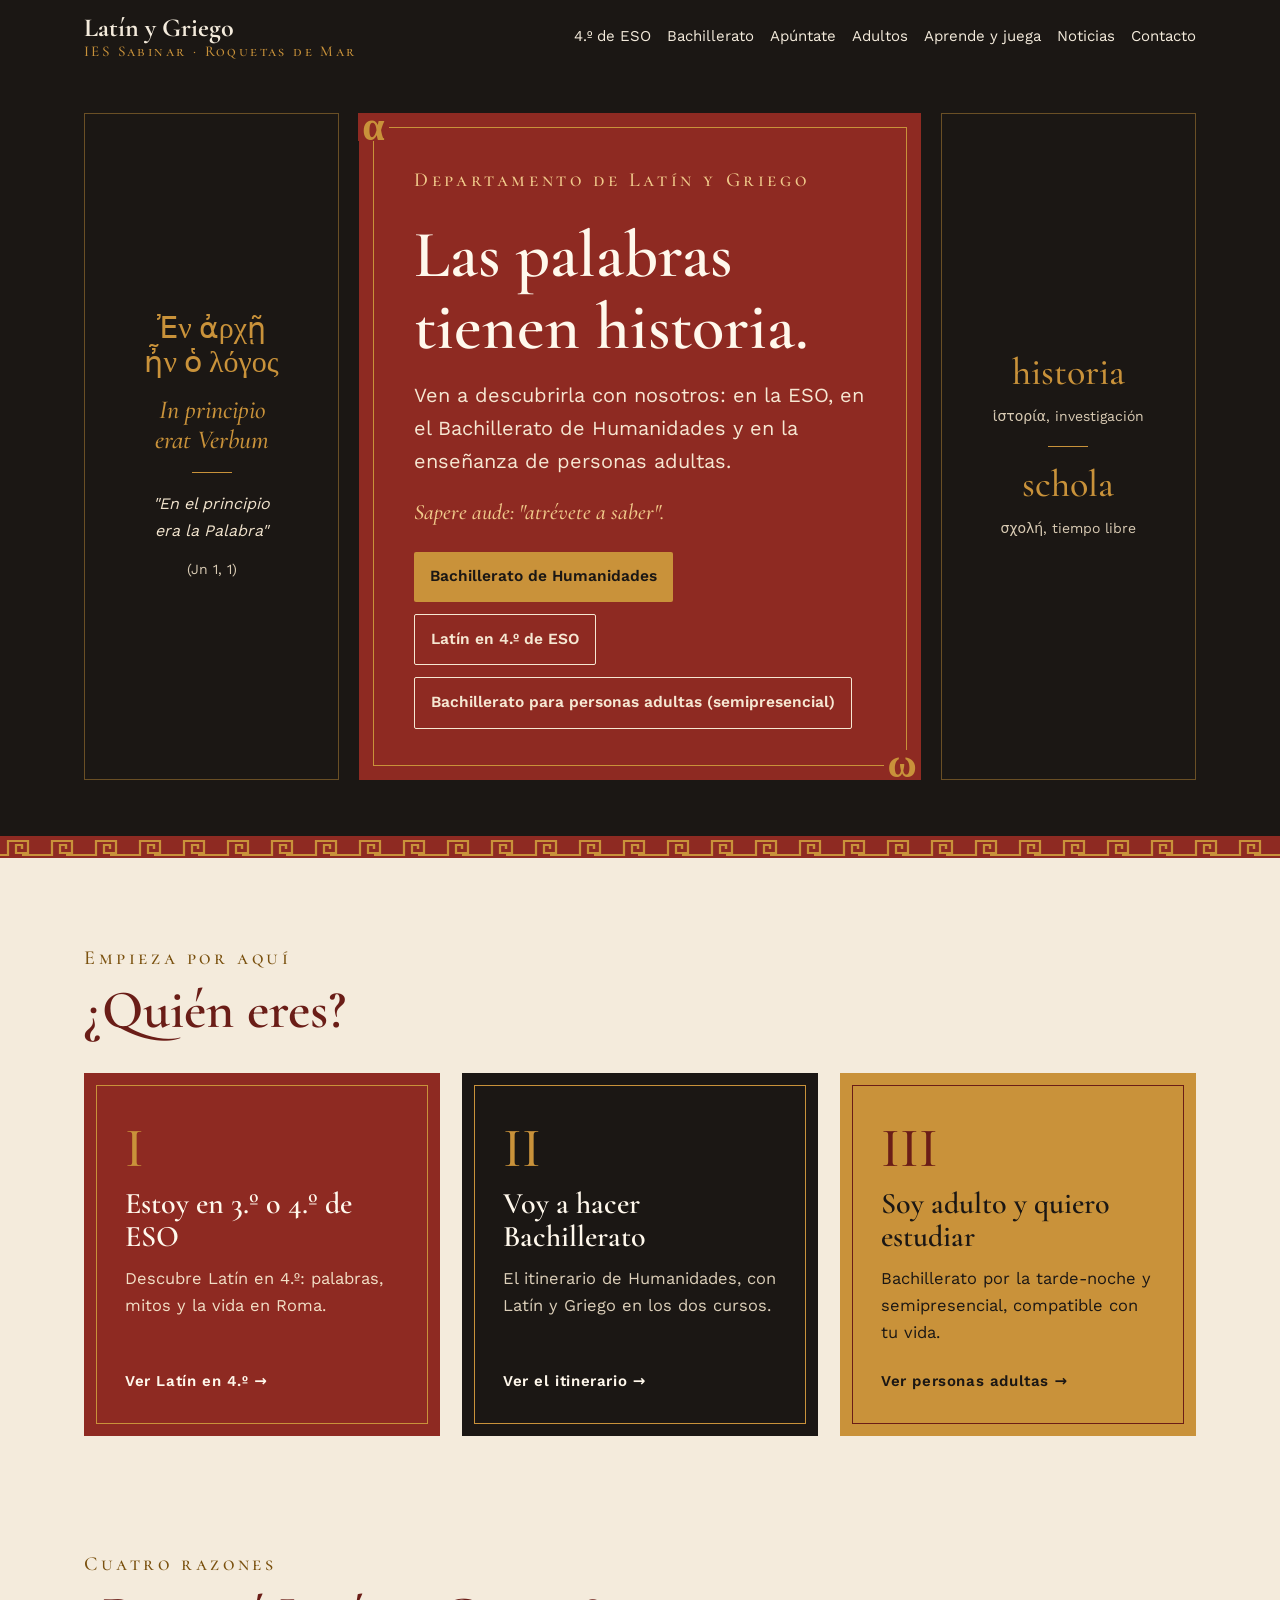
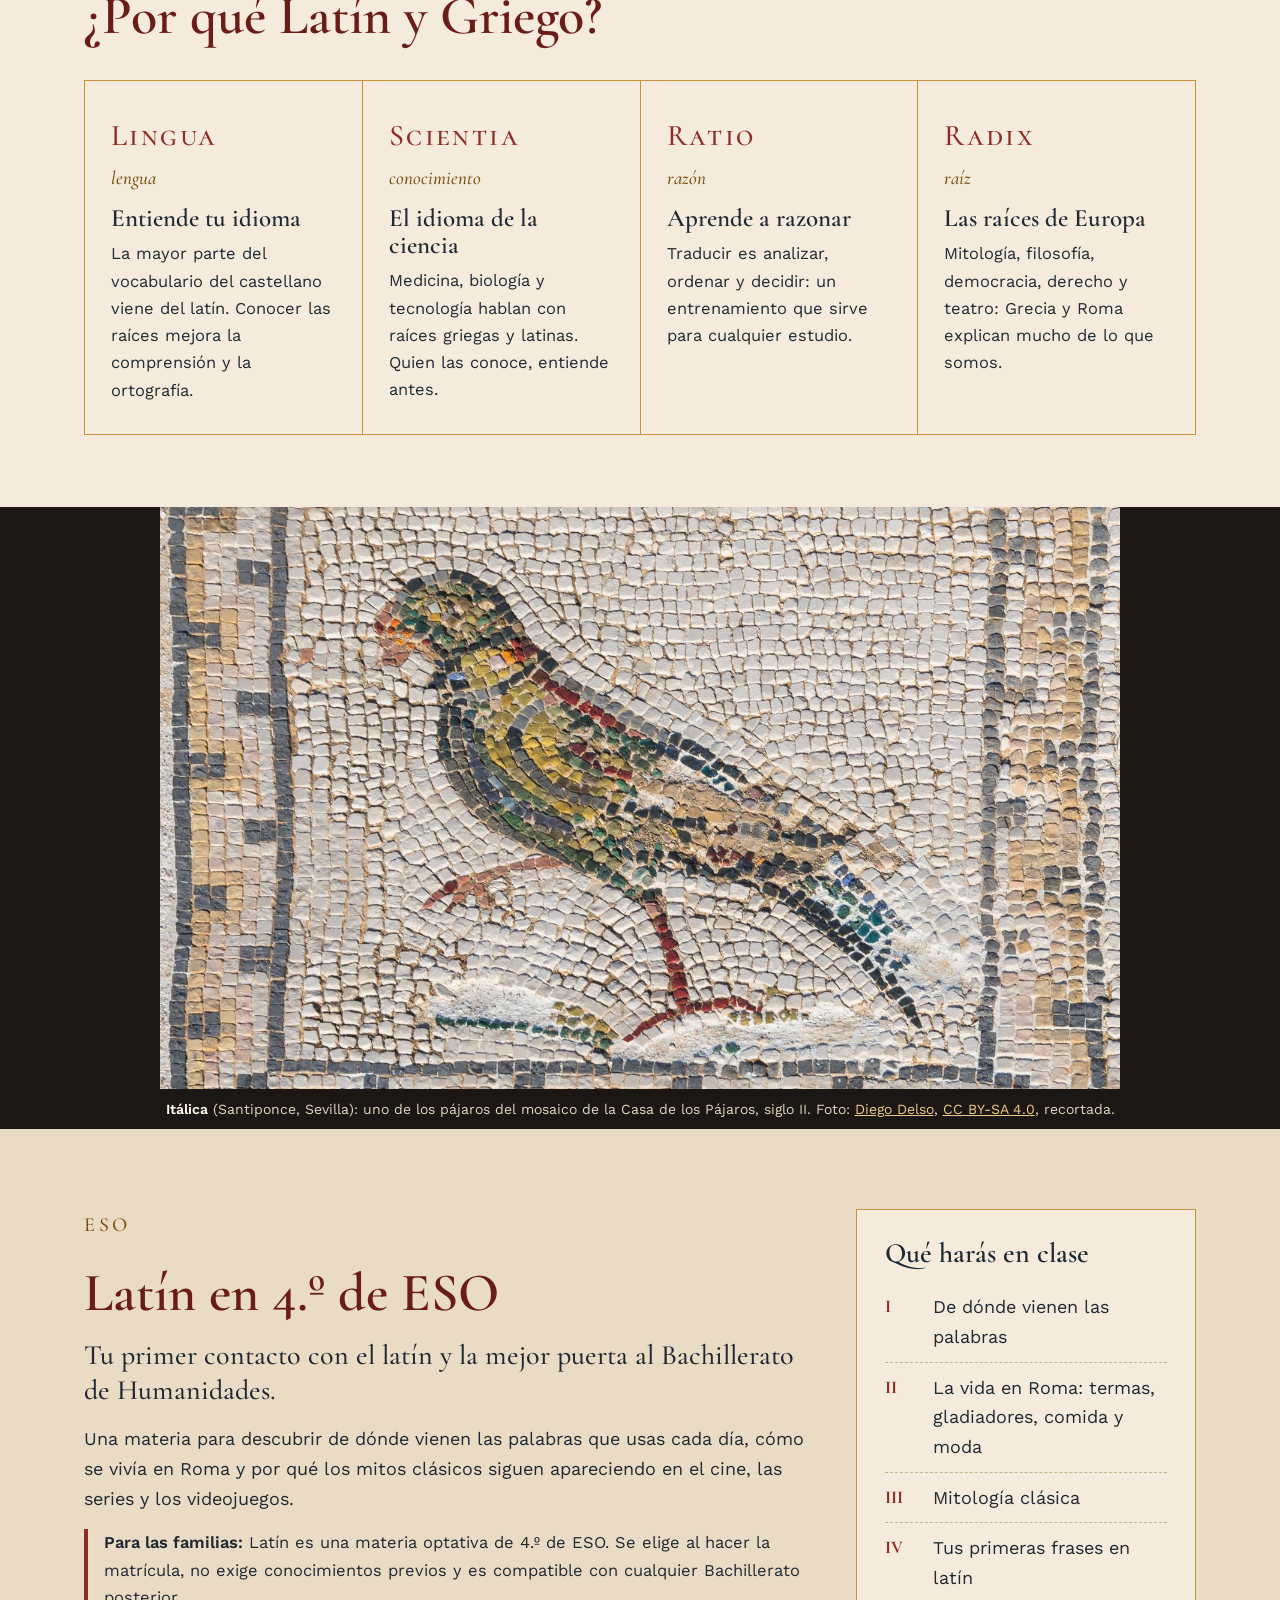
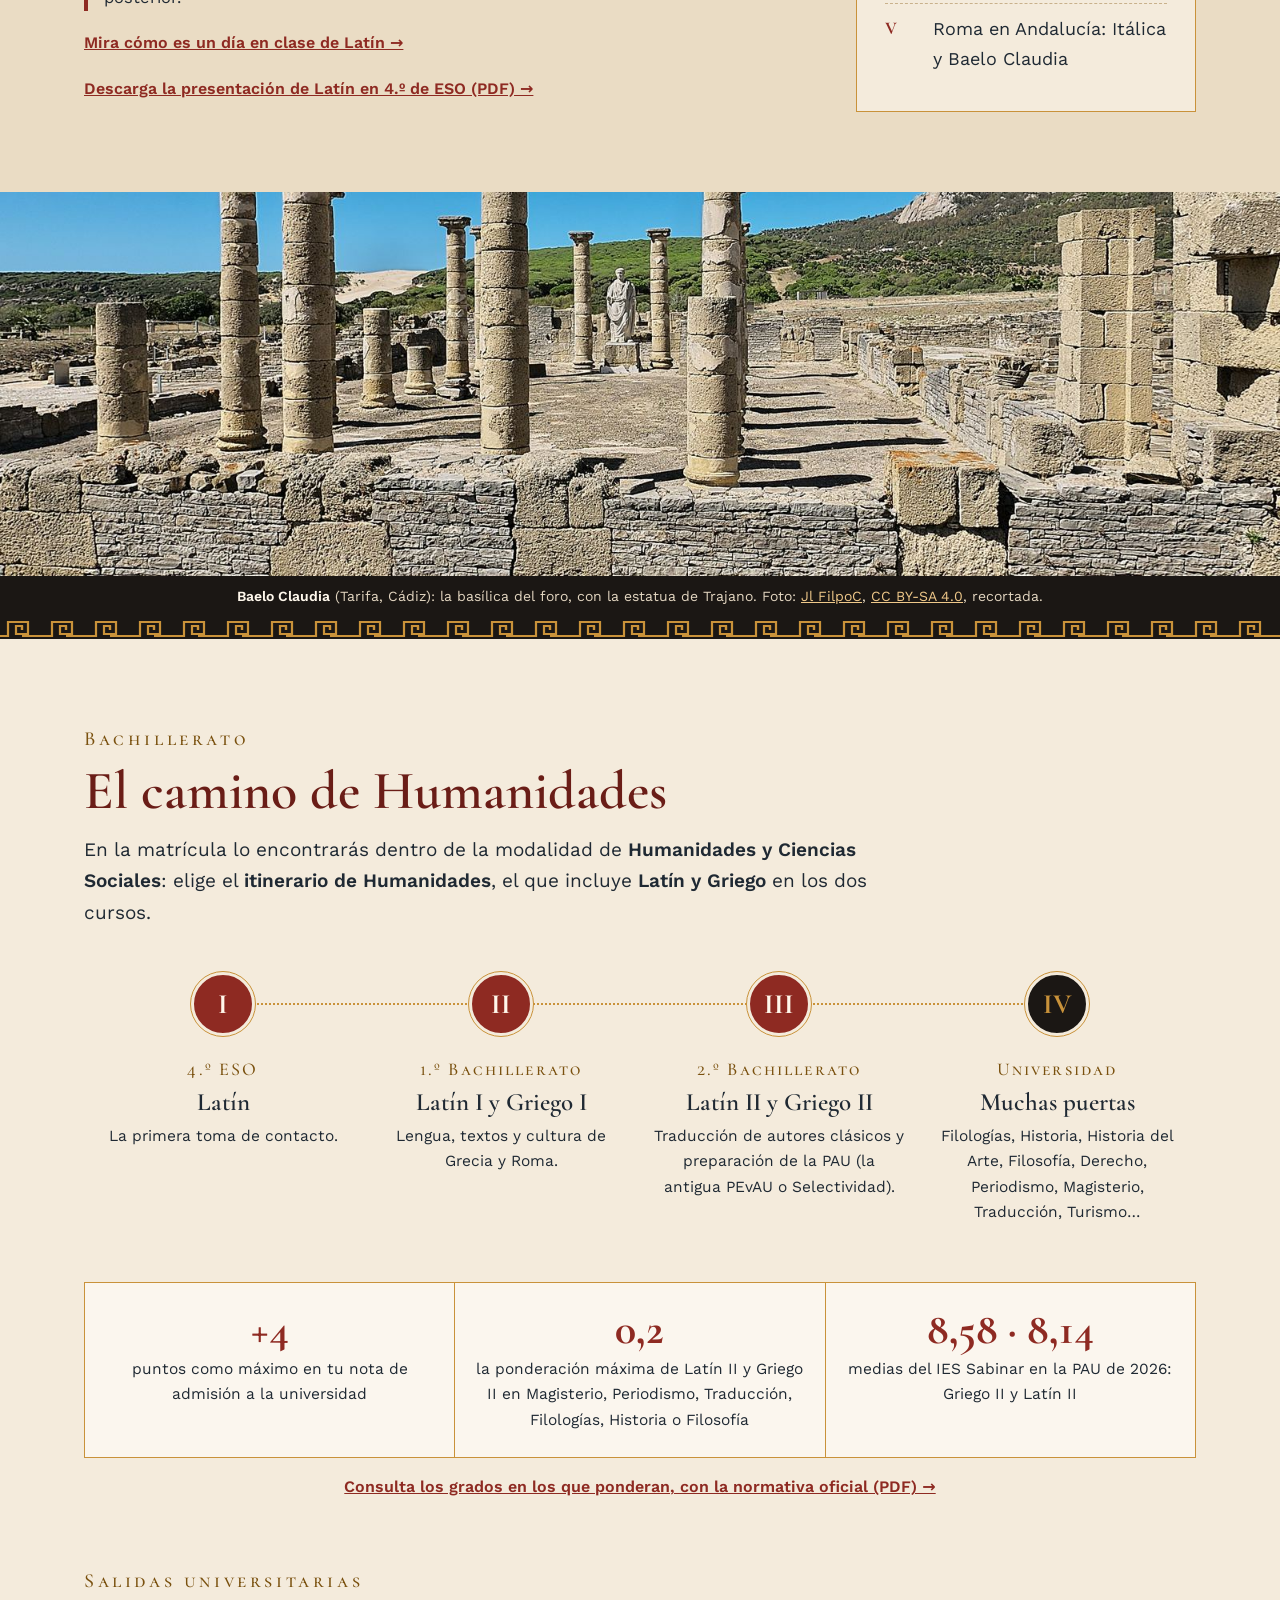
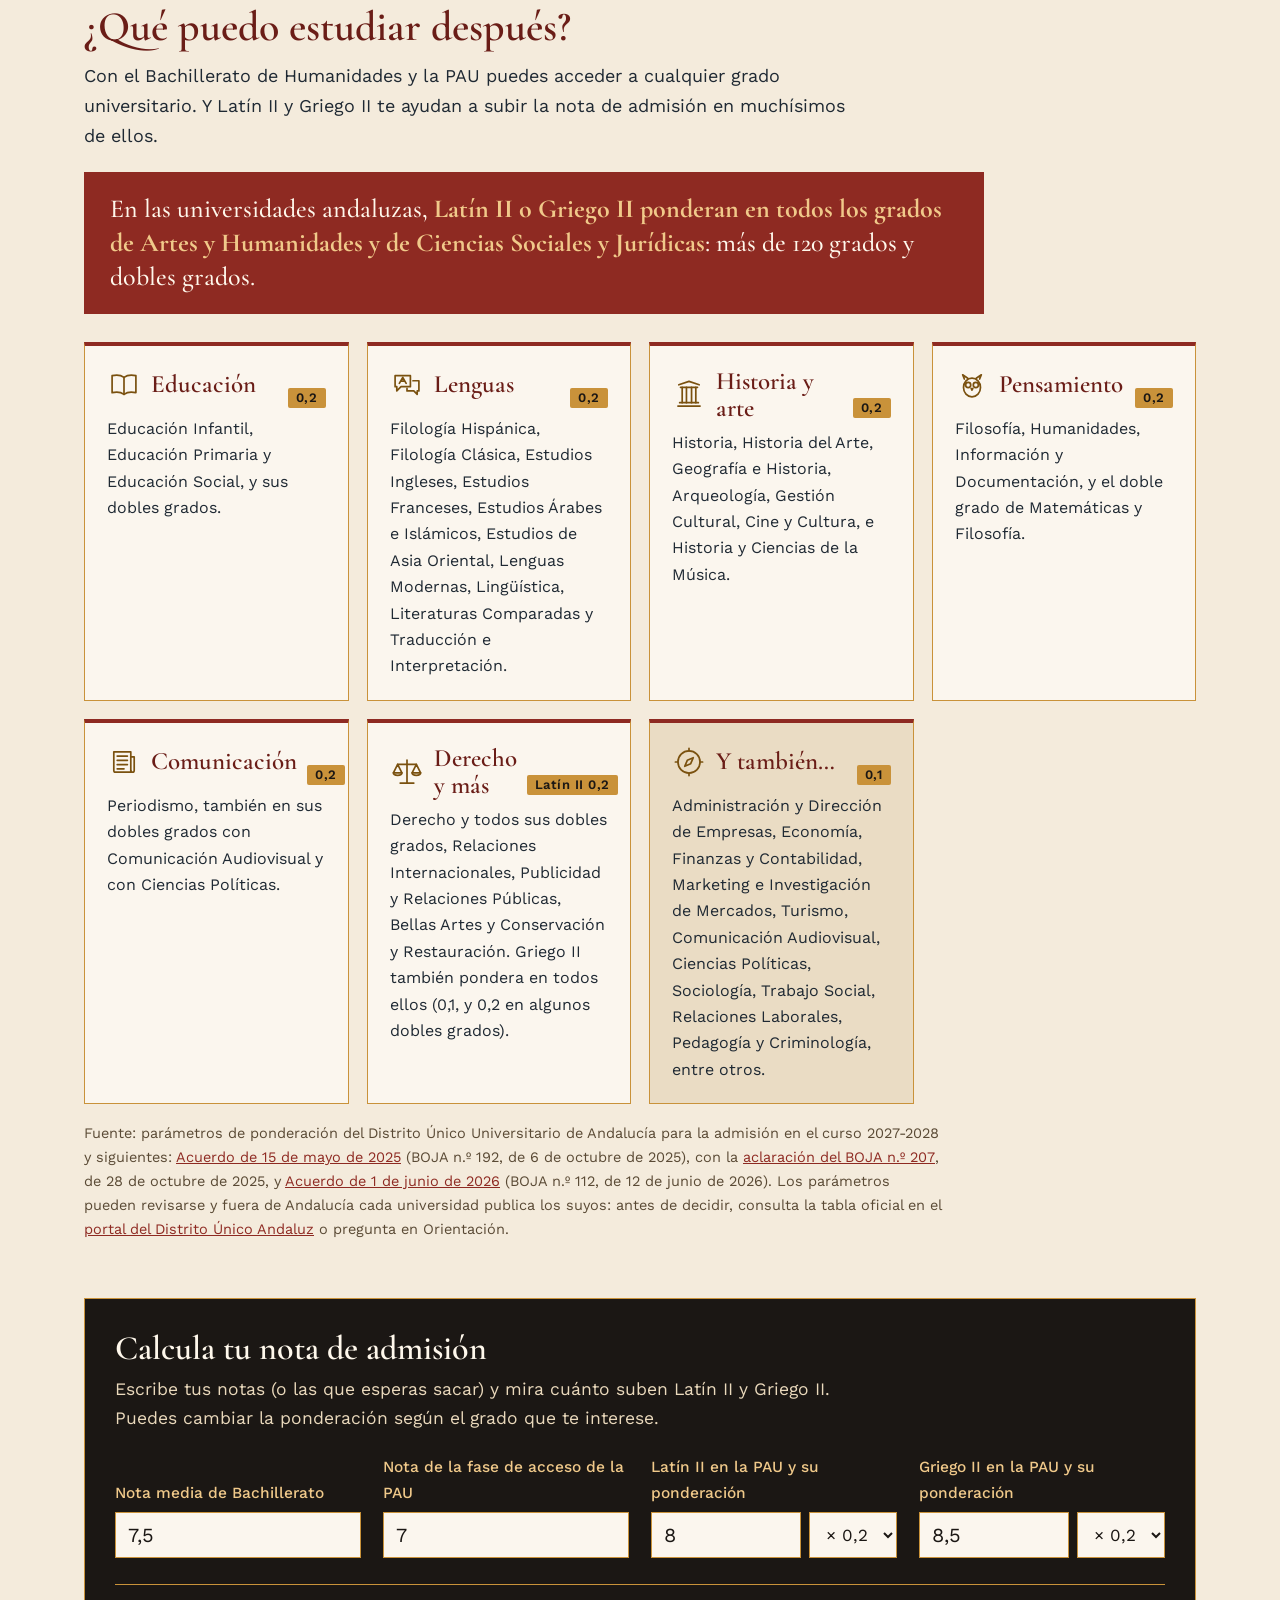
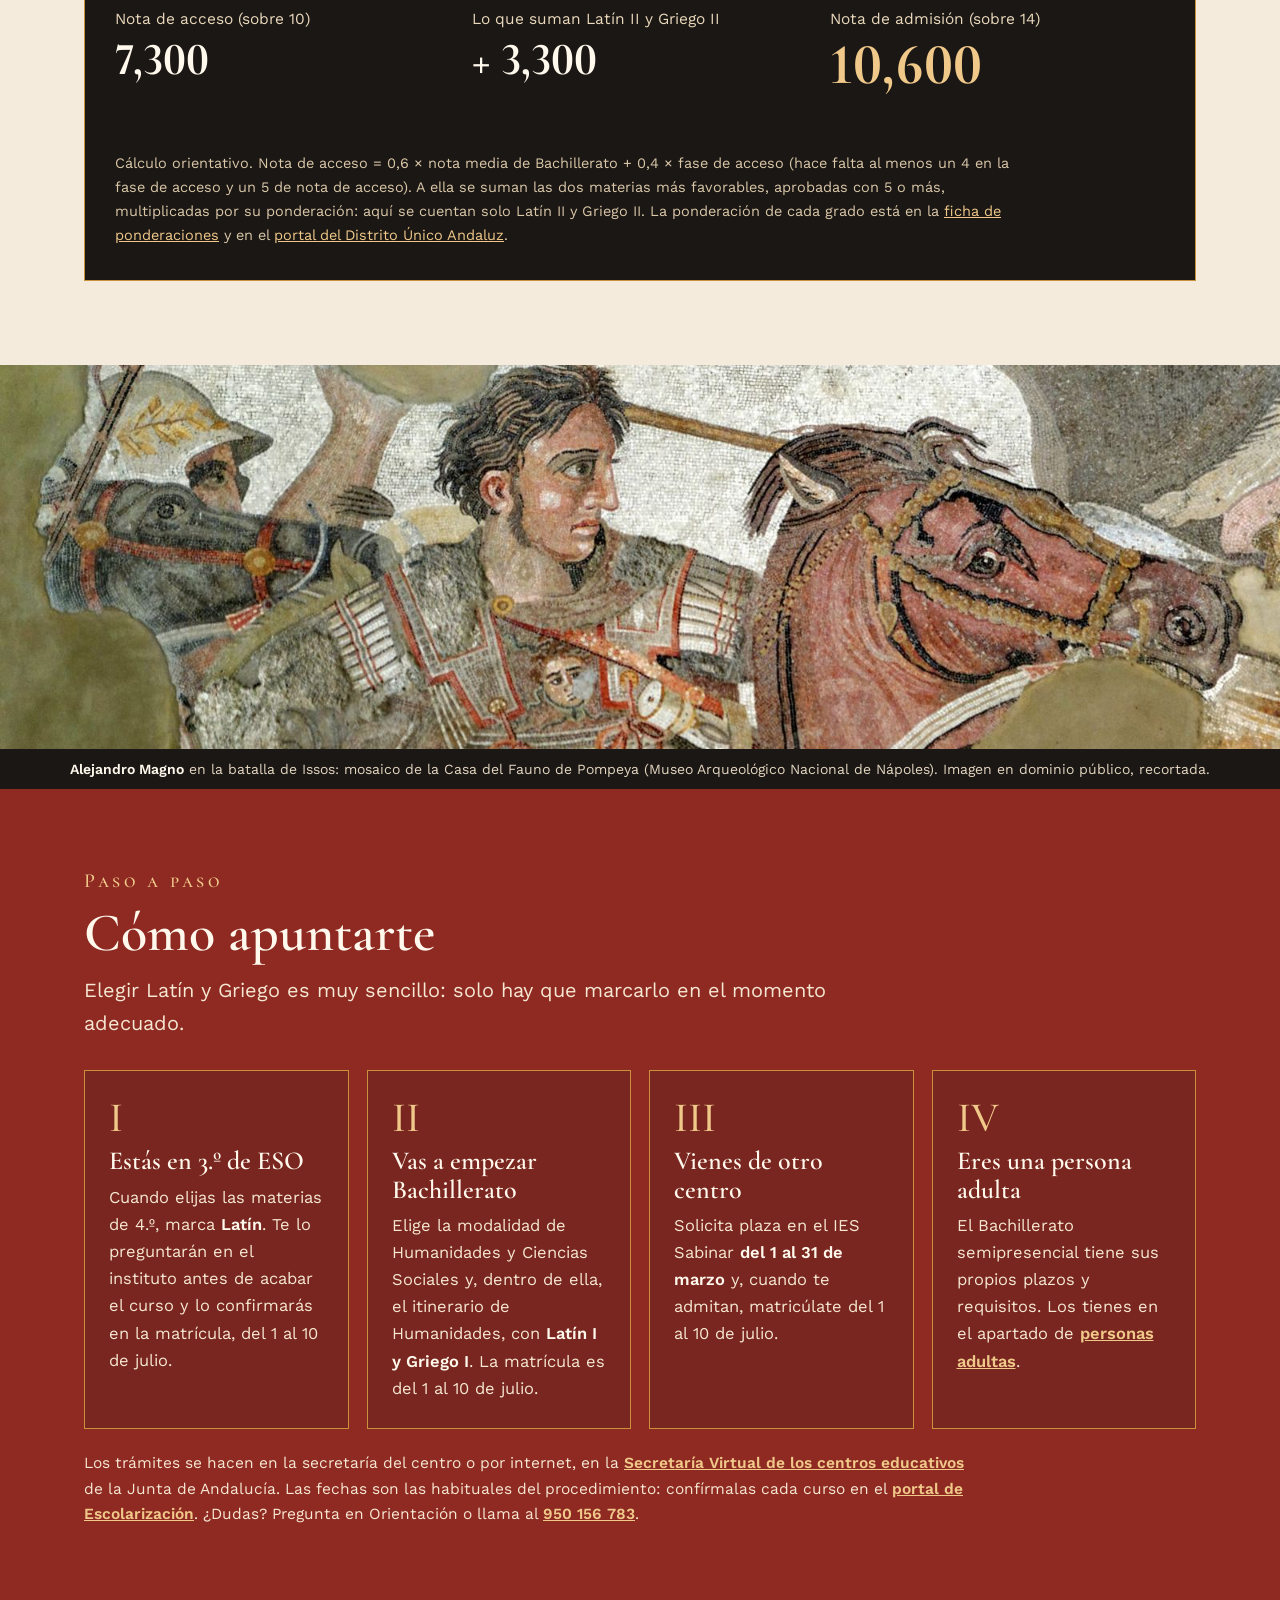
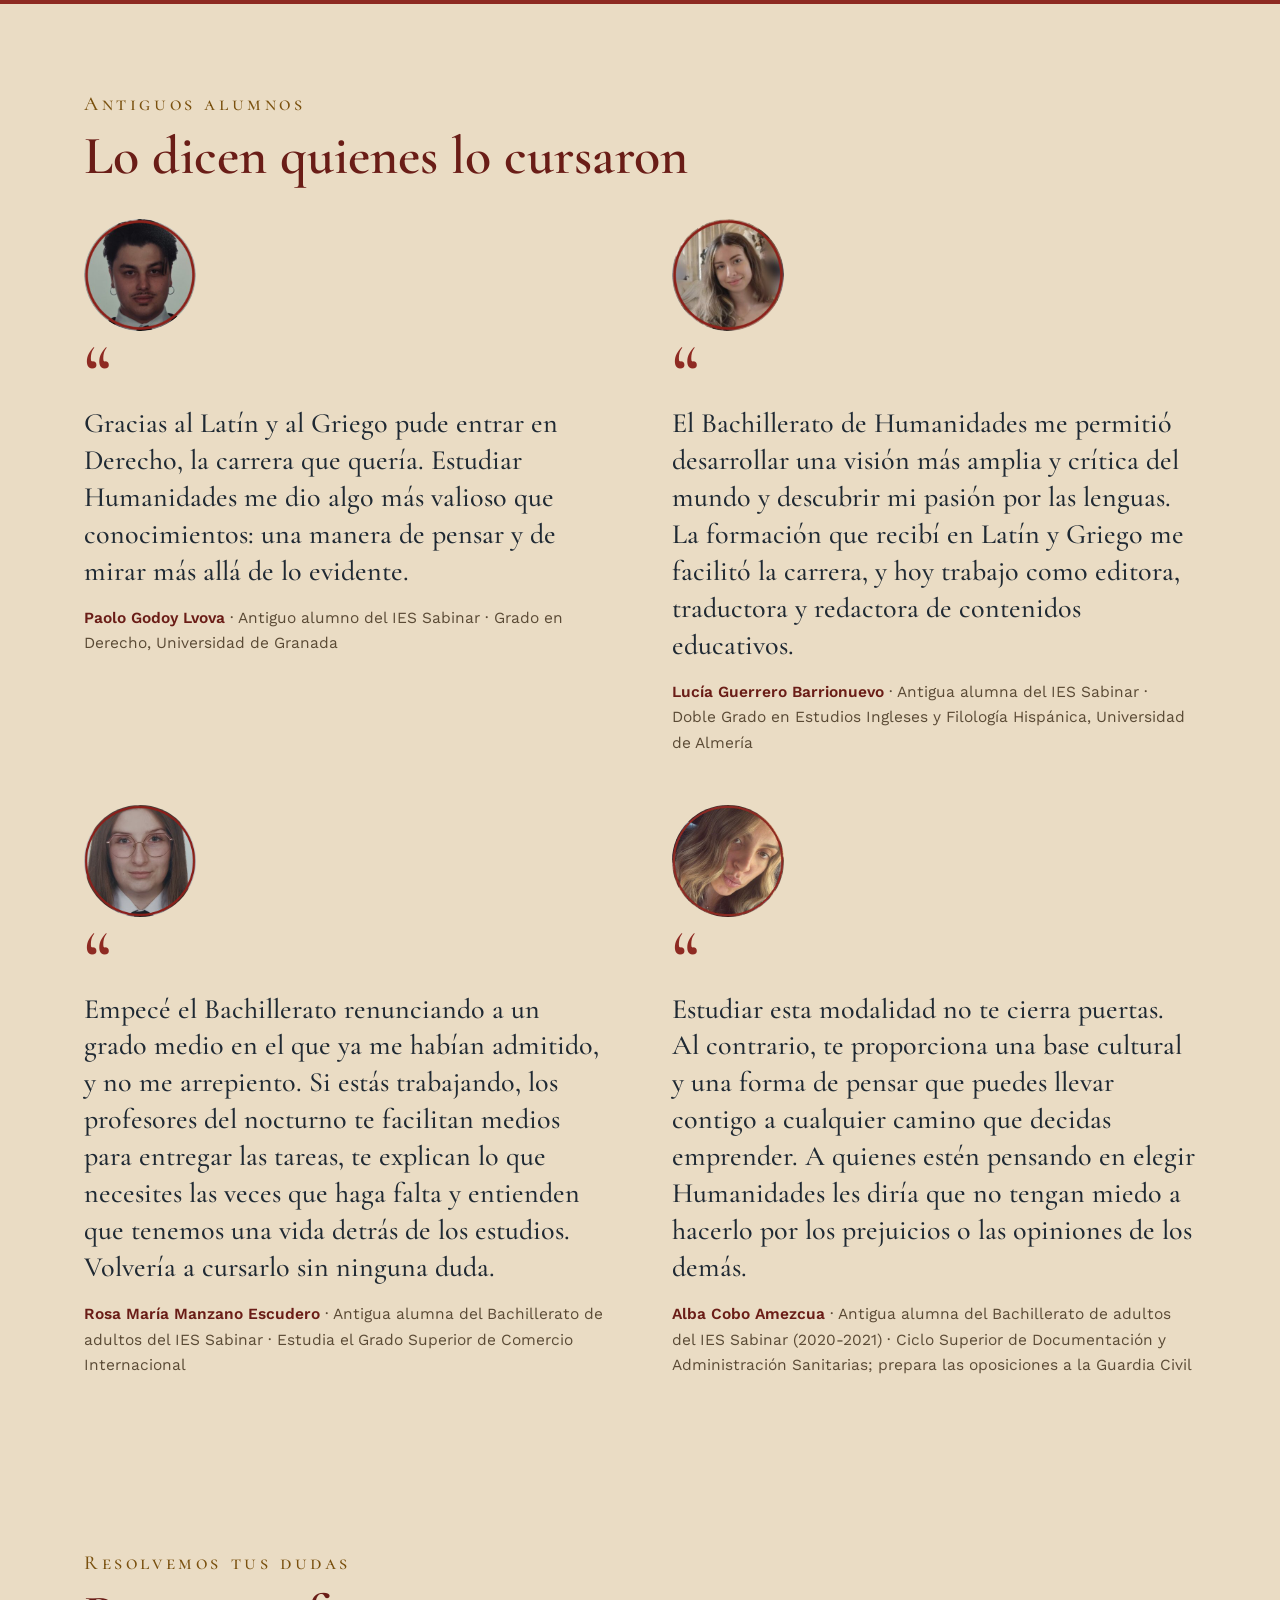
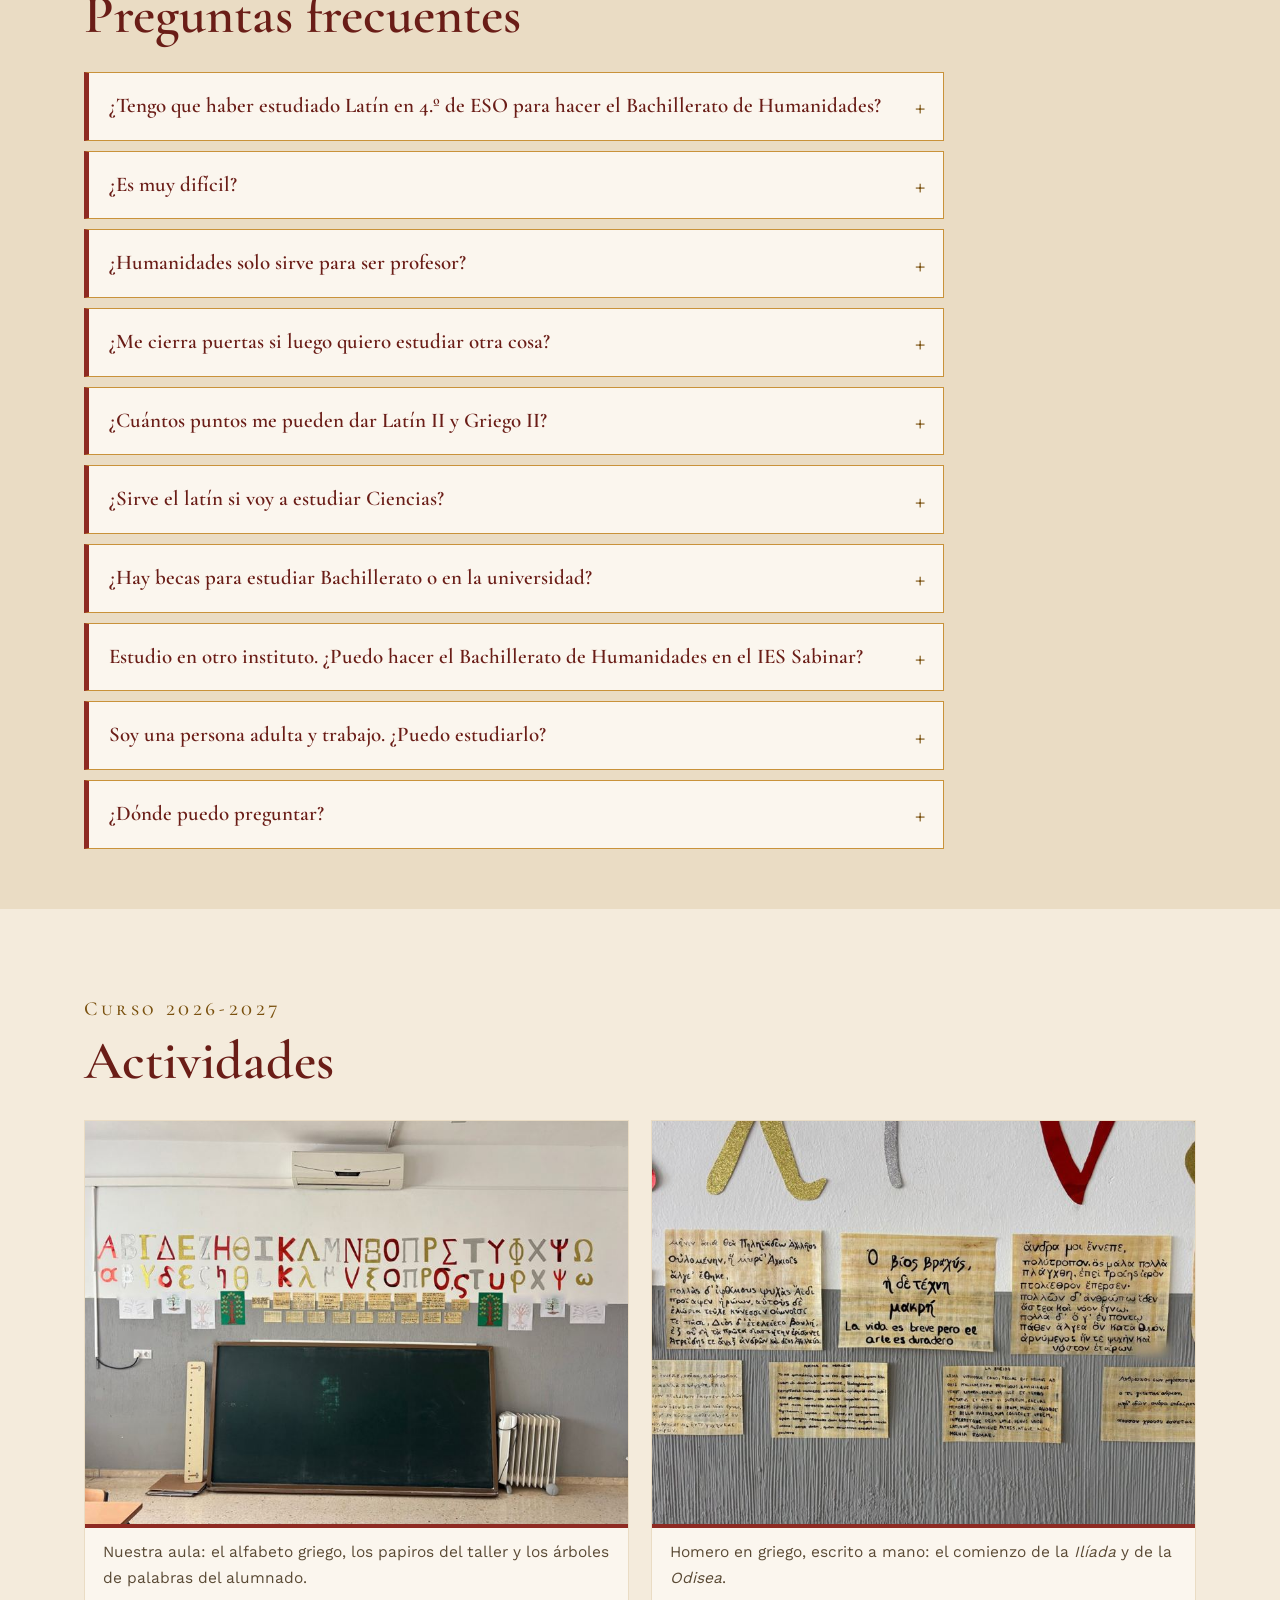
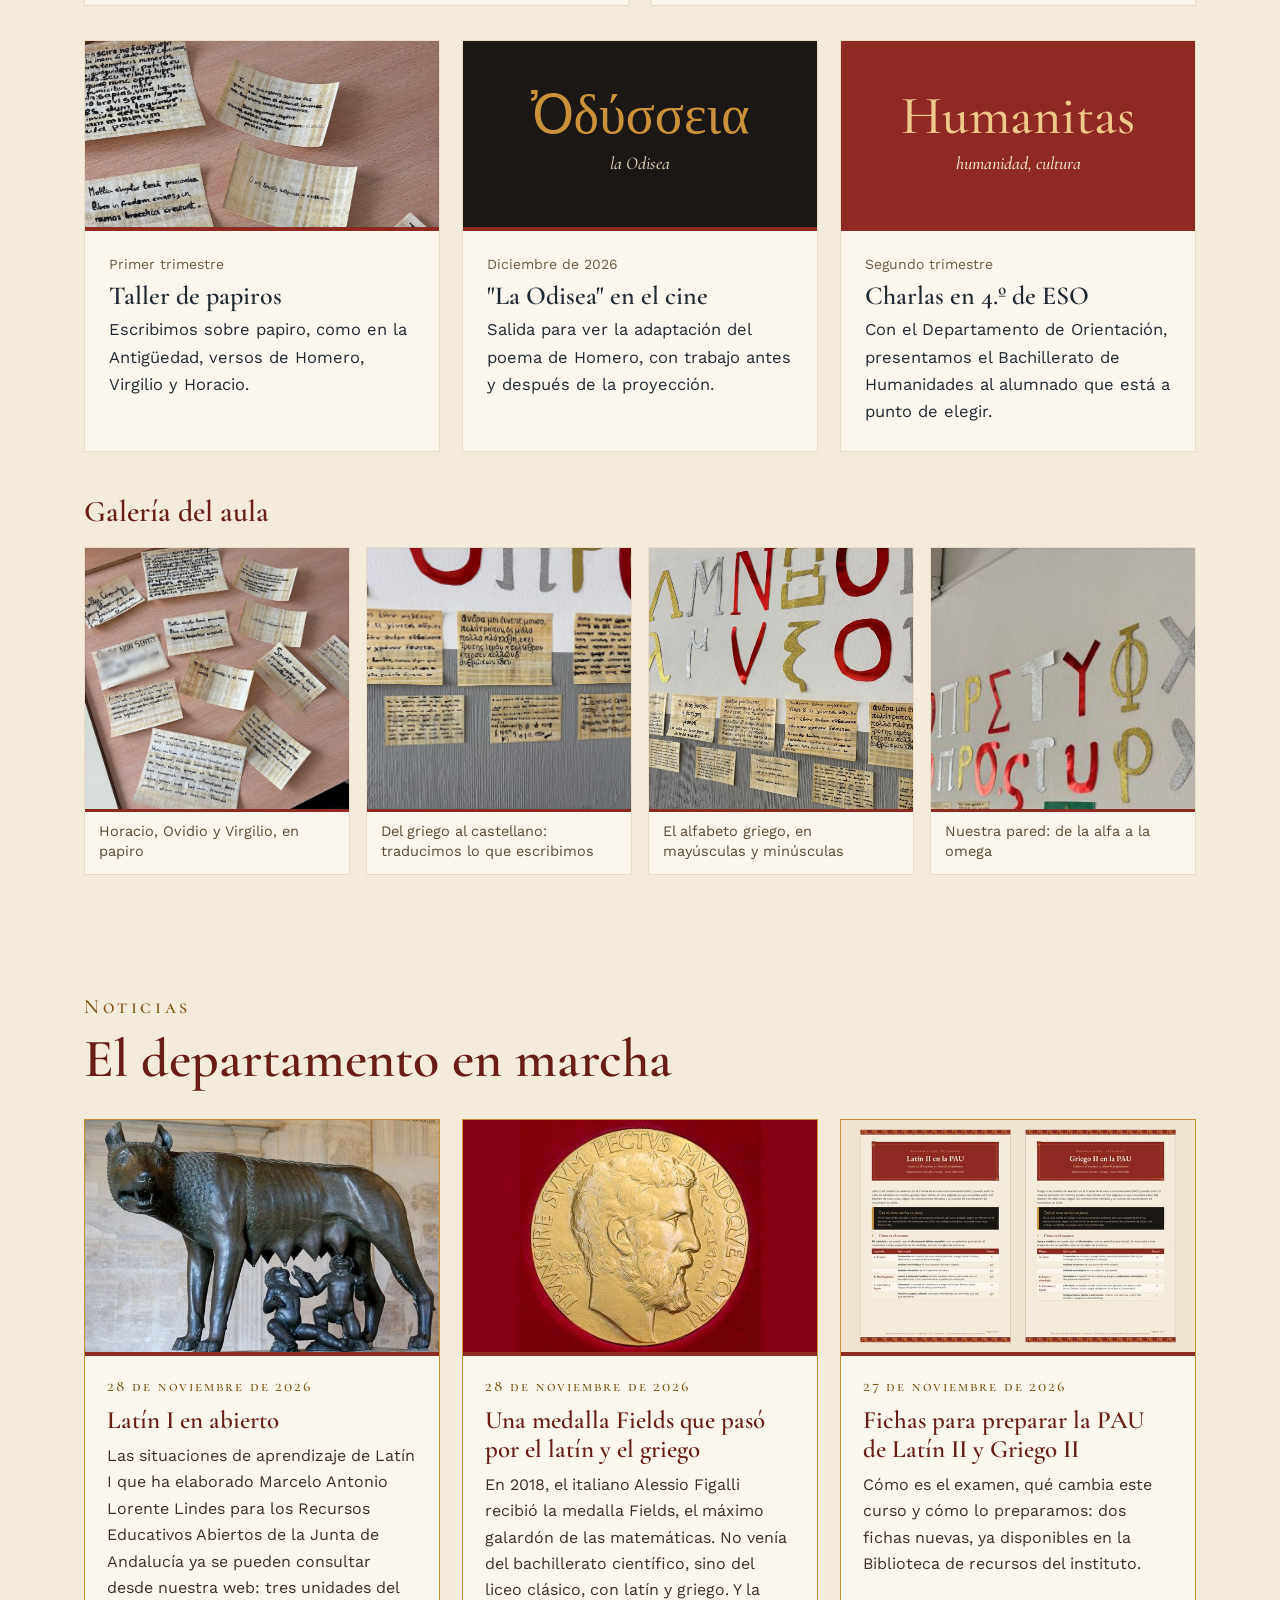
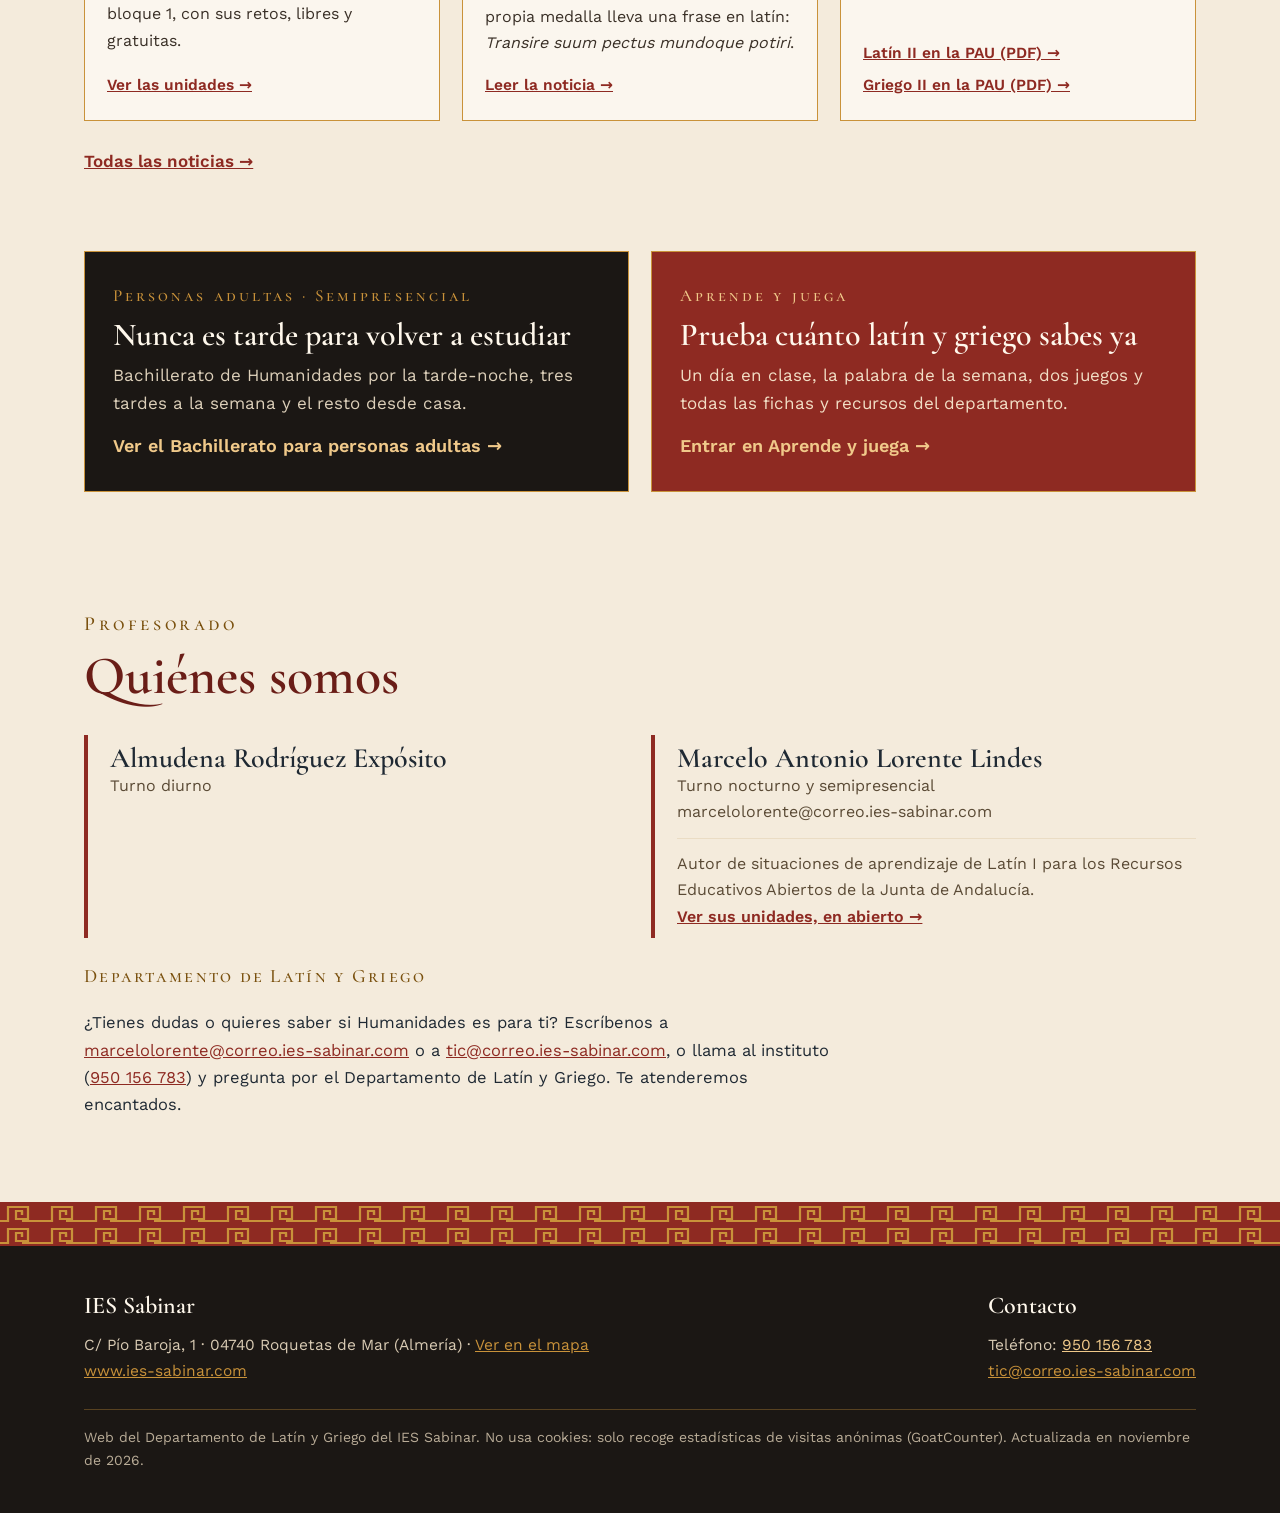
<file: index.html>
<!DOCTYPE html>
<html lang="es">
<head>
<meta charset="utf-8">
<meta name="viewport" content="width=device-width, initial-scale=1">
<title>Bachillerato de Humanidades y Latín en 4.º de ESO en Roquetas de Mar · IES Sabinar</title>
<meta name="description" content="Departamento de Latín y Griego del IES Sabinar (Roquetas de Mar, Almería): Latín en 4.º de ESO, Bachillerato de Humanidades con Latín y Griego y Bachillerato semipresencial para adultos.">
<link rel="canonical" href="https://latinygriegosabinar.github.io/">
<meta name="theme-color" content="#1B1714">
<link rel="icon" href="favicon.ico" sizes="32x32">
<link rel="icon" href="favicon.svg" type="image/svg+xml">
<link rel="apple-touch-icon" href="apple-touch-icon.png">
<meta property="og:type" content="website">
<meta property="og:locale" content="es_ES">
<meta property="og:site_name" content="Latín y Griego · IES Sabinar">
<meta property="og:title" content="Latín y Griego · IES Sabinar">
<meta property="og:description" content="Las palabras tienen historia. Latín en 4.º de ESO, Bachillerato de Humanidades y Bachillerato para personas adultas (semipresencial) en Roquetas de Mar.">
<meta property="og:url" content="https://latinygriegosabinar.github.io/">
<meta property="og:image" content="https://latinygriegosabinar.github.io/tarjeta.jpg">
<meta property="og:image:width" content="1200">
<meta property="og:image:height" content="630">
<meta property="og:image:alt" content="Latín y Griego, IES Sabinar: recuadro rojo con marco dorado y el lema &quot;Las palabras tienen historia&quot;">
<meta name="twitter:card" content="summary_large_image">
<meta name="twitter:image" content="https://latinygriegosabinar.github.io/tarjeta.jpg">
<script type="application/ld+json">{"@context":"https://schema.org","@type":"HighSchool","name":"IES Sabinar","url":"https://www.ies-sabinar.com/","telephone":"+34950156783","address":{"@type":"PostalAddress","streetAddress":"C/ Pío Baroja, 1","postalCode":"04740","addressLocality":"Roquetas de Mar","addressRegion":"Almería","addressCountry":"ES"},"department":{"@type":"EducationalOrganization","name":"Departamento de Latín y Griego del IES Sabinar","url":"https://latinygriegosabinar.github.io/","description":"Latín en 4.º de ESO, Bachillerato de Humanidades (Latín y Griego) y Bachillerato semipresencial para personas adultas."}}</script>
<link rel="preload" href="fonts/cormorant-garamond-latin-600-normal.woff2" as="font" type="font/woff2" crossorigin>
<link rel="preload" href="fonts/work-sans-latin-400-normal.woff2" as="font" type="font/woff2" crossorigin>
<link rel="stylesheet" href="estilo.css">
</head>
<body>
<script>
(function(){var m={'#adultos':'adultos/','#undia':'aprende/#undia','#juego':'aprende/#juego','#nombre':'aprende/#nombre','#recursos':'aprende/#recursos','#palabra':'aprende/#palabra'};var d=m[location.hash];if(d)location.replace(d);})();
</script>
<a class="saltar" href="#contenido">Saltar al contenido</a>

<header class="top">
  <div class="wrap">
    <a class="marca" href="#inicio"><b>Latín y Griego</b><span>IES Sabinar · Roquetas de Mar</span></a>
    <nav aria-label="Secciones">
      <a href="#eso">4.º de ESO</a>
      <a href="#itinerario">Bachillerato</a>
      <a href="#apuntarte">Apúntate</a>
      <a href="adultos/">Adultos</a>
      <a href="aprende/">Aprende y juega</a>
      <a href="noticias/">Noticias</a>
      <a href="#contacto">Contacto</a>
    </nav>
  </div>
</header>

<main id="contenido">
<section id="inicio" class="pared">
  <div class="wrap">
    <div class="cuadro">
      <div class="cuadro-in">
        <p class="eyebrow">Departamento de Latín y Griego</p>
        <h1>Las palabras tienen historia.</h1>
        <p class="sub">Ven a descubrirla con nosotros: en la ESO, en el Bachillerato de Humanidades y en la enseñanza de personas adultas.</p>
        <p class="lema"><span lang="la">Sapere aude</span>: "atrévete a saber".</p>
        <div class="botones">
          <a class="btn btn-ocre" href="#itinerario">Bachillerato de Humanidades</a>
          <a class="btn btn-linea" href="#eso">Latín en 4.º de ESO</a>
          <a class="btn btn-linea" href="adultos/">Bachillerato para personas adultas (semipresencial)</a>
        </div>
      </div>
    </div>
    <div class="lateral juan">
      <span class="palabra" lang="grc">Ἐν ἀρχῇ ἦν ὁ λόγος</span>
      <span class="palabra latina" lang="la">In principio erat Verbum</span>
      <hr>
      <small class="trad">"En el principio era la Palabra"</small>
      <small>(Jn 1, 1)</small>
    </div>
    <div class="lateral" aria-hidden="true">
      <span class="palabra">historia</span><small><span lang="grc">ἱστορία</span>, investigación</small>
      <hr>
      <span class="palabra" lang="la">schola</span><small><span lang="grc">σχολή</span>, tiempo libre</small>
    </div>
  </div>
  <div class="greca zocalo" aria-hidden="true"></div>
</section>

<section class="puertas">
  <div class="wrap">
    <p class="eyebrow">Empieza por aquí</p>
    <h2>¿Quién eres?</h2>
    <div class="grid">
      <a class="puerta p-rojo" href="#eso"><div class="puerta-in">
        <span class="num" aria-hidden="true">I</span>
        <h3>Estoy en 3.º o 4.º de ESO</h3>
        <p>Descubre Latín en 4.º: palabras, mitos y la vida en Roma.</p>
        <span class="ir">Ver Latín en 4.º →</span>
      </div></a>
      <a class="puerta p-negro" href="#itinerario"><div class="puerta-in">
        <span class="num" aria-hidden="true">II</span>
        <h3>Voy a hacer Bachillerato</h3>
        <p>El itinerario de Humanidades, con Latín y Griego en los dos cursos.</p>
        <span class="ir">Ver el itinerario →</span>
      </div></a>
      <a class="puerta p-ocre" href="adultos/"><div class="puerta-in">
        <span class="num" aria-hidden="true">III</span>
        <h3>Soy adulto y quiero estudiar</h3>
        <p>Bachillerato por la tarde-noche y semipresencial, compatible con tu vida.</p>
        <span class="ir">Ver personas adultas →</span>
      </div></a>
    </div>
  </div>
</section>

<section id="porque" class="porque">
  <div class="wrap">
    <p class="eyebrow">Cuatro razones</p>
    <h2>¿Por qué Latín y Griego?</h2>
    <div class="grid">
      <div class="raiz"><span class="lat" lang="la">Lingua</span><span class="trad">lengua</span><h3>Entiende tu idioma</h3><p>La mayor parte del vocabulario del castellano viene del latín. Conocer las raíces mejora la comprensión y la ortografía.</p></div>
      <div class="raiz"><span class="lat" lang="la">Scientia</span><span class="trad">conocimiento</span><h3>El idioma de la ciencia</h3><p>Medicina, biología y tecnología hablan con raíces griegas y latinas. Quien las conoce, entiende antes.</p></div>
      <div class="raiz"><span class="lat" lang="la">Ratio</span><span class="trad">razón</span><h3>Aprende a razonar</h3><p>Traducir es analizar, ordenar y decidir: un entrenamiento que sirve para cualquier estudio.</p></div>
      <div class="raiz"><span class="lat" lang="la">Radix</span><span class="trad">raíz</span><h3>Las raíces de Europa</h3><p>Mitología, filosofía, democracia, derecho y teatro: Grecia y Roma explican mucho de lo que somos.</p></div>
    </div>
  </div>
</section>

<figure class="banda entera">
  <img src="arte-italica-pajaro-800.jpg" srcset="arte-italica-pajaro-800.jpg 800w, arte-italica-pajaro.jpg 1600w" sizes="(max-width:960px) 100vw, 960px" width="1600" height="970" loading="lazy" decoding="async" alt="Pájaro de colores hecho con teselas, detalle de un mosaico romano de Itálica">
  <figcaption><b>Itálica</b> (Santiponce, Sevilla): uno de los pájaros del mosaico de la Casa de los Pájaros, siglo II. Foto: <a href="https://commons.wikimedia.org/wiki/File:Mosaico_de_los_P%C3%A1jaros,_ruinas_romanas_de_It%C3%A1lica,_Santiponce,_Sevilla,_Espa%C3%B1a,_2015-12-06,_DD_21.JPG" target="_blank" rel="noopener">Diego Delso<span class="vh"> (se abre en una pestaña nueva)</span></a>, <a href="https://creativecommons.org/licenses/by-sa/4.0/deed.es" target="_blank" rel="noopener">CC BY-SA 4.0<span class="vh"> (se abre en una pestaña nueva)</span></a>, recortada.</figcaption>
</figure>

<section id="eso" class="eso">
  <div class="wrap">
    <div class="txt">
      <p class="eyebrow">ESO</p>
      <h2>Latín en 4.º de ESO</h2>
      <p class="grande">Tu primer contacto con el latín y la mejor puerta al Bachillerato de Humanidades.</p>
      <p>Una materia para descubrir de dónde vienen las palabras que usas cada día, cómo se vivía en Roma y por qué los mitos clásicos siguen apareciendo en el cine, las series y los videojuegos.</p>
      <p class="familias"><b>Para las familias:</b> Latín es una materia optativa de 4.º de ESO. Se elige al hacer la matrícula, no exige conocimientos previos y es compatible con cualquier Bachillerato posterior.</p>
      <p><a class="enlace-doc" href="aprende/#undia">Mira cómo es un día en clase de Latín →</a></p>
      <p><a class="enlace-doc" href="https://www.ies-sabinar.com/uploads/49591-0-6717641506232997776.pdf" target="_blank" rel="noopener">Descarga la presentación de Latín en 4.º de ESO (PDF) →<span class="vh"> (se abre en una pestaña nueva)</span></a></p>
    </div>
    <div class="temas">
      <h3>Qué harás en clase</h3>
      <ol>
        <li>De dónde vienen las palabras</li>
        <li>La vida en Roma: termas, gladiadores, comida y moda</li>
        <li>Mitología clásica</li>
        <li>Tus primeras frases en latín</li>
        <li>Roma en Andalucía: Itálica y Baelo Claudia</li>
      </ol>
    </div>
  </div>
</section>

<figure class="banda">
  <img src="arte-baelo-claudia-800.jpg" srcset="arte-baelo-claudia-800.jpg 800w, arte-baelo-claudia.jpg 1600w" sizes="100vw" width="1600" height="640" loading="lazy" decoding="async" alt="Columnas de la basílica romana de Baelo Claudia, con la estatua del emperador Trajano al fondo, bajo un cielo azul">
  <figcaption><b>Baelo Claudia</b> (Tarifa, Cádiz): la basílica del foro, con la estatua de Trajano. Foto: <a href="https://commons.wikimedia.org/wiki/File:Bas%C3%ADlica_de_Baelo_Claudia,_Bolonia_(Tarifa).jpg" target="_blank" rel="noopener">Jl FilpoC<span class="vh"> (se abre en una pestaña nueva)</span></a>, <a href="https://creativecommons.org/licenses/by-sa/4.0/deed.es" target="_blank" rel="noopener">CC BY-SA 4.0<span class="vh"> (se abre en una pestaña nueva)</span></a>, recortada.</figcaption>
</figure>

<div class="greca negra" aria-hidden="true"></div>

<section id="itinerario" class="itin">
  <div class="wrap">
    <p class="eyebrow">Bachillerato</p>
    <h2>El camino de Humanidades</h2>
    <p class="modalidad">En la matrícula lo encontrarás dentro de la modalidad de <b>Humanidades y Ciencias Sociales</b>: elige el <b>itinerario de Humanidades</b>, el que incluye <b>Latín y Griego</b> en los dos cursos.</p>
    <ol class="camino">
      <li class="etapa"><div class="hito" aria-hidden="true">I</div><span class="curso">4.º ESO</span><h3>Latín</h3><p>La primera toma de contacto.</p></li>
      <li class="etapa"><div class="hito" aria-hidden="true">II</div><span class="curso">1.º Bachillerato</span><h3>Latín I y Griego I</h3><p>Lengua, textos y cultura de Grecia y Roma.</p></li>
      <li class="etapa"><div class="hito" aria-hidden="true">III</div><span class="curso">2.º Bachillerato</span><h3>Latín II y Griego II</h3><p>Traducción de autores clásicos y preparación de la PAU (la antigua PEvAU o Selectividad).</p></li>
      <li class="etapa"><div class="hito" aria-hidden="true">IV</div><span class="curso">Universidad</span><h3>Muchas puertas</h3><p>Filologías, Historia, Historia del Arte, Filosofía, Derecho, Periodismo, Magisterio, Traducción, Turismo…</p></li>
    </ol>

    <div class="pevau">
      <div class="dato"><div class="num">+4</div><div class="txt">puntos como máximo en tu nota de admisión a la universidad</div></div>
      <div class="dato"><div class="num">0,2</div><div class="txt">la ponderación máxima de Latín II y Griego II en Magisterio, Periodismo, Traducción, Filologías, Historia o Filosofía</div></div>
      <div class="dato"><div class="num">8,58 · 8,14</div><div class="txt">medias del IES Sabinar en la PAU de 2026: Griego II y Latín II</div></div>
    </div>
    <p class="nota-pevau"><a class="enlace-doc" href="https://www.ies-sabinar.com/uploads/50311-latin-y-griego-en-la-pau-ies-sabinar-2026-27.pdf" target="_blank" rel="noopener">Consulta los grados en los que ponderan, con la normativa oficial (PDF) →<span class="vh"> (se abre en una pestaña nueva)</span></a></p>

    <div class="salidas" id="salidas">
      <p class="eyebrow">Salidas universitarias</p>
      <h3 style="font-size:clamp(30px,4vw,42px);color:var(--rojo-osc)">¿Qué puedo estudiar después?</h3>
      <p class="intro">Con el Bachillerato de Humanidades y la PAU puedes acceder a cualquier grado universitario. Y Latín II y Griego II te ayudan a subir la nota de admisión en muchísimos de ellos.</p>
      <p class="dest">En las universidades andaluzas, <b>Latín II o Griego II ponderan en todos los grados de Artes y Humanidades y de Ciencias Sociales y Jurídicas</b>: más de 120 grados y dobles grados.</p>
      <div class="grid">
        <div class="area"><h4><span class="area-tit"><svg class="ico-area" viewBox="0 0 40 40" aria-hidden="true" focusable="false" fill="none" stroke="currentColor" stroke-width="2" stroke-linecap="round" stroke-linejoin="round"><path d="M20 11c-4-3-10-3-14-2v20c4-1 10-1 14 2 4-3 10-3 14-2V9c-4-1-10-1-14 2z"/><path d="M20 11v20"/></svg>Educación</span> <span class="pond">0,2</span></h4><p>Educación Infantil, Educación Primaria y Educación Social, y sus dobles grados.</p></div>
        <div class="area"><h4><span class="area-tit"><svg class="ico-area" viewBox="0 0 40 40" aria-hidden="true" focusable="false" fill="none" stroke="currentColor" stroke-width="2" stroke-linecap="round" stroke-linejoin="round"><path d="M6 9h18v13H13l-5 5v-5H6z"/><path d="M27 15h7v12h-2v4l-4-4h-8v-3"/><path d="M11 18l4-7 4 7M12.5 15.5h5"/></svg>Lenguas</span> <span class="pond">0,2</span></h4><p>Filología Hispánica, Filología Clásica, Estudios Ingleses, Estudios Franceses, Estudios Árabes e Islámicos, Estudios de Asia Oriental, Lenguas Modernas, Lingüística, Literaturas Comparadas y Traducción e Interpretación.</p></div>
        <div class="area"><h4><span class="area-tit"><svg class="ico-area" viewBox="0 0 40 40" aria-hidden="true" focusable="false" fill="none" stroke="currentColor" stroke-width="2" stroke-linecap="round" stroke-linejoin="round"><path d="M7 33h26M9 29h22M10 11h20M8 8l12-4 12 4"/><path d="M12 11v18M17 11v18M23 11v18M28 11v18"/></svg>Historia y arte</span> <span class="pond">0,2</span></h4><p>Historia, Historia del Arte, Geografía e Historia, Arqueología, Gestión Cultural, Cine y Cultura, e Historia y Ciencias de la Música.</p></div>
        <div class="area"><h4><span class="area-tit"><svg class="ico-area" viewBox="0 0 40 40" aria-hidden="true" focusable="false" fill="none" stroke="currentColor" stroke-width="2" stroke-linecap="round" stroke-linejoin="round"><ellipse cx="20" cy="23" rx="10" ry="11"/><circle cx="15.5" cy="20" r="3"/><circle cx="24.5" cy="20" r="3"/><path d="M19 24l1 2 1-2M11 13l-2-5 6 4M29 13l2-5-6 4"/></svg>Pensamiento</span> <span class="pond">0,2</span></h4><p>Filosofía, Humanidades, Información y Documentación, y el doble grado de Matemáticas y Filosofía.</p></div>
        <div class="area"><h4><span class="area-tit"><svg class="ico-area" viewBox="0 0 40 40" aria-hidden="true" focusable="false" fill="none" stroke="currentColor" stroke-width="2" stroke-linecap="round" stroke-linejoin="round"><path d="M8 8h20v24H10a2 2 0 0 1-2-2z"/><path d="M28 14h4v16a2 2 0 0 1-4 0M12 13h12M12 18h12M12 23h12M12 28h8"/></svg>Comunicación</span> <span class="pond">0,2</span></h4><p>Periodismo, también en sus dobles grados con Comunicación Audiovisual y con Ciencias Políticas.</p></div>
        <div class="area"><h4><span class="area-tit"><svg class="ico-area" viewBox="0 0 40 40" aria-hidden="true" focusable="false" fill="none" stroke="currentColor" stroke-width="2" stroke-linecap="round" stroke-linejoin="round"><path d="M20 6v27M12 33h16M9 11h22M20 8v3"/><path d="M9 11l-5 10h10zM31 11l-5 10h10z"/><path d="M4 21a5 3 0 0 0 10 0M26 21a5 3 0 0 0 10 0"/></svg>Derecho y más</span> <span class="pond">Latín II 0,2</span></h4><p>Derecho y todos sus dobles grados, Relaciones Internacionales, Publicidad y Relaciones Públicas, Bellas Artes y Conservación y Restauración. Griego II también pondera en todos ellos (0,1, y 0,2 en algunos dobles grados).</p></div>
        <div class="area otras"><h4><span class="area-tit"><svg class="ico-area" viewBox="0 0 40 40" aria-hidden="true" focusable="false" fill="none" stroke="currentColor" stroke-width="2" stroke-linecap="round" stroke-linejoin="round"><circle cx="20" cy="20" r="13"/><path d="M25 15l-3 7-7 3 3-7z"/><path d="M20 4v3M20 33v3M4 20h3M33 20h3"/></svg>Y también…</span> <span class="pond">0,1</span></h4><p>Administración y Dirección de Empresas, Economía, Finanzas y Contabilidad, Marketing e Investigación de Mercados, Turismo, Comunicación Audiovisual, Ciencias Políticas, Sociología, Trabajo Social, Relaciones Laborales, Pedagogía y Criminología, entre otros.</p></div>
      </div>
      <p class="aviso-pond">Fuente: parámetros de ponderación del Distrito Único Universitario de Andalucía para la admisión en el curso 2027-2028 y siguientes: <a href="https://www.juntadeandalucia.es/boja/2025/192/58" target="_blank" rel="noopener">Acuerdo de 15 de mayo de 2025<span class="vh"> (se abre en una pestaña nueva)</span></a> (BOJA n.º 192, de 6 de octubre de 2025), con la <a href="https://www.juntadeandalucia.es/boja/2025/207/27" target="_blank" rel="noopener">aclaración del BOJA n.º 207<span class="vh"> (se abre en una pestaña nueva)</span></a>, de 28 de octubre de 2025, y <a href="https://www.juntadeandalucia.es/boja/2026/112/47" target="_blank" rel="noopener">Acuerdo de 1 de junio de 2026<span class="vh"> (se abre en una pestaña nueva)</span></a> (BOJA n.º 112, de 12 de junio de 2026). Los parámetros pueden revisarse y fuera de Andalucía cada universidad publica los suyos: antes de decidir, consulta la tabla oficial en el <a href="https://lajunta.es/portaldua" target="_blank" rel="noopener">portal del Distrito Único Andaluz<span class="vh"> (se abre en una pestaña nueva)</span></a> o pregunta en Orientación.</p>
    </div>
    <div class="calc" id="calculadora">
      <h3>Calcula tu nota de admisión</h3>
      <p class="intro">Escribe tus notas (o las que esperas sacar) y mira cuánto suben Latín II y Griego II. Puedes cambiar la ponderación según el grado que te interese.</p>
      <div class="campos">
        <label>Nota media de Bachillerato<input id="c-nmb" type="text" inputmode="decimal" value="7,5" autocomplete="off"></label>
        <label>Nota de la fase de acceso de la PAU<input id="c-fa" type="text" inputmode="decimal" value="7" autocomplete="off"></label>
        <label>Latín II en la PAU y su ponderación<span class="fila"><input id="c-lat" type="text" inputmode="decimal" value="8" autocomplete="off" aria-label="Nota de Latín II"><select id="c-plat" aria-label="Ponderación de Latín II"><option value="0.2">× 0,2</option><option value="0.1">× 0,1</option></select></span></label>
        <label>Griego II en la PAU y su ponderación<span class="fila"><input id="c-gri" type="text" inputmode="decimal" value="8,5" autocomplete="off" aria-label="Nota de Griego II"><select id="c-pgri" aria-label="Ponderación de Griego II"><option value="0.2">× 0,2</option><option value="0.1">× 0,1</option></select></span></label>
      </div>
      <div class="res" aria-live="polite">
        <div><span>Nota de acceso (sobre 10)</span><b id="c-acc">–</b></div>
        <div><span>Lo que suman Latín II y Griego II</span><b id="c-sum">–</b></div>
        <div class="adm"><span>Nota de admisión (sobre 14)</span><b id="c-adm">–</b></div>
      </div>
      <p class="msg" id="c-msg" aria-live="polite"></p>
      <p class="nota">Cálculo orientativo. Nota de acceso = 0,6 × nota media de Bachillerato + 0,4 × fase de acceso (hace falta al menos un 4 en la fase de acceso y un 5 de nota de acceso). A ella se suman las dos materias más favorables, aprobadas con 5 o más, multiplicadas por su ponderación: aquí se cuentan solo Latín II y Griego II. La ponderación de cada grado está en la <a href="https://www.ies-sabinar.com/uploads/50311-latin-y-griego-en-la-pau-ies-sabinar-2026-27.pdf" target="_blank" rel="noopener">ficha de ponderaciones<span class="vh"> (se abre en una pestaña nueva)</span></a> y en el <a href="https://lajunta.es/portaldua" target="_blank" rel="noopener">portal del Distrito Único Andaluz<span class="vh"> (se abre en una pestaña nueva)</span></a>.</p>
    </div>
  </div>
</section>
<script>
(function(){var $=function(x){return document.getElementById(x)};
function n(id){var v=parseFloat(String($(id).value).replace(',','.'));return isNaN(v)?null:v}
function f(x,d){return x.toFixed(d).replace('.',',')}
function calc(){var a=n('c-nmb'),b=n('c-fa'),l=n('c-lat'),g=n('c-gri'),m=$('c-msg');
if(a===null||b===null||a<0||a>10||b<0||b>10||(l!==null&&(l<0||l>10))||(g!==null&&(g<0||g>10))){$('c-acc').textContent=$('c-sum').textContent=$('c-adm').textContent='–';m.textContent='Escribe notas entre 0 y 10.';return}
var acc=0.6*a+0.4*b,sl=l!==null&&l>=5?l*parseFloat($('c-plat').value):0,sg=g!==null&&g>=5?g*parseFloat($('c-pgri').value):0,sum=sl+sg;
$('c-acc').textContent=f(acc,3);$('c-sum').textContent='+ '+f(sum,3);
if(b<4||acc<5){$('c-adm').textContent='–';m.textContent=b<4?'Con menos de un 4 en la fase de acceso no se supera la prueba.':'La nota de acceso tiene que llegar a 5.';return}
$('c-adm').textContent=f(acc+sum,3);
var t=[];if(l!==null&&l<5)t.push('Latín II');if(g!==null&&g<5)t.push('Griego II');
m.textContent=t.length?t.join(' y ')+(t.length>1?' no suman':' no suma')+': solo ponderan las materias aprobadas con 5 o más.':''}
['c-nmb','c-fa','c-lat','c-gri','c-plat','c-pgri'].forEach(function(id){$(id).addEventListener('input',calc);$(id).addEventListener('change',calc)});calc()})();
</script>

<figure class="banda">
  <img src="arte-alejandro-800.jpg" srcset="arte-alejandro-800.jpg 800w, arte-alejandro.jpg 1600w" sizes="100vw" width="1600" height="640" loading="lazy" decoding="async" alt="Alejandro Magno a caballo, con coraza, en un mosaico romano">
  <figcaption><b>Alejandro Magno</b> en la batalla de Issos: mosaico de la Casa del Fauno de Pompeya (Museo Arqueológico Nacional de Nápoles). Imagen en dominio público, recortada.</figcaption>
</figure>

<section id="apuntarte" class="apuntarte">
  <div class="wrap">
    <p class="eyebrow">Paso a paso</p>
    <h2>Cómo apuntarte</h2>
    <p class="intro">Elegir Latín y Griego es muy sencillo: solo hay que marcarlo en el momento adecuado.</p>
    <div class="grid">
      <div class="paso"><span class="num" aria-hidden="true">I</span><h3>Estás en 3.º de ESO</h3><p>Cuando elijas las materias de 4.º, marca <b>Latín</b>. Te lo preguntarán en el instituto antes de acabar el curso y lo confirmarás en la matrícula, del 1 al 10 de julio.</p></div>
      <div class="paso"><span class="num" aria-hidden="true">II</span><h3>Vas a empezar Bachillerato</h3><p>Elige la modalidad de Humanidades y Ciencias Sociales y, dentro de ella, el itinerario de Humanidades, con <b>Latín I y Griego I</b>. La matrícula es del 1 al 10 de julio.</p></div>
      <div class="paso"><span class="num" aria-hidden="true">III</span><h3>Vienes de otro centro</h3><p>Solicita plaza en el IES Sabinar <b>del 1 al 31 de marzo</b> y, cuando te admitan, matricúlate del 1 al 10 de julio.</p></div>
      <div class="paso"><span class="num" aria-hidden="true">IV</span><h3>Eres una persona adulta</h3><p>El Bachillerato semipresencial tiene sus propios plazos y requisitos. Los tienes en el apartado de <a href="adultos/">personas adultas</a>.</p></div>
    </div>
    <p class="nota">Los trámites se hacen en la secretaría del centro o por internet, en la <a href="https://secretariavirtual.juntadeandalucia.es/secretariavirtual/" target="_blank" rel="noopener">Secretaría Virtual de los centros educativos<span class="vh"> (se abre en una pestaña nueva)</span></a> de la Junta de Andalucía. Las fechas son las habituales del procedimiento: confírmalas cada curso en el <a href="https://www.juntadeandalucia.es/educacion/portales/web/escolarizacion" target="_blank" rel="noopener">portal de Escolarización<span class="vh"> (se abre en una pestaña nueva)</span></a>. ¿Dudas? Pregunta en Orientación o llama al <a href="tel:+34950156783">950 156 783</a>.</p>
  </div>
</section>

<section class="testimonio">
  <div class="wrap">
    <p class="eyebrow">Antiguos alumnos</p>
    <h2>Lo dicen quienes lo cursaron</h2>
    <div class="grid cuatro">
      <div>
        <img class="foto-test" src="paolo-godoy.jpg" width="112" height="112" loading="lazy" decoding="async" alt="Paolo Godoy Lvova">
        <blockquote>Gracias al Latín y al Griego pude entrar en Derecho, la carrera que quería. Estudiar Humanidades me dio algo más valioso que conocimientos: una manera de pensar y de mirar más allá de lo evidente.</blockquote>
        <p class="autor"><b>Paolo Godoy Lvova</b> · Antiguo alumno del IES Sabinar · Grado en Derecho, Universidad de Granada</p>
      </div>
      <div>
        <img class="foto-test" src="lucia-guerrero.jpg" width="112" height="112" loading="lazy" decoding="async" alt="Lucía Guerrero Barrionuevo">
        <blockquote>El Bachillerato de Humanidades me permitió desarrollar una visión más amplia y crítica del mundo y descubrir mi pasión por las lenguas. La formación que recibí en Latín y Griego me facilitó la carrera, y hoy trabajo como editora, traductora y redactora de contenidos educativos.</blockquote>
        <p class="autor"><b>Lucía Guerrero Barrionuevo</b> · Antigua alumna del IES Sabinar · Doble Grado en Estudios Ingleses y Filología Hispánica, Universidad de Almería</p>
      </div>
      <div>
        <img class="foto-test" src="rosa-manzano.jpg" width="112" height="112" loading="lazy" decoding="async" alt="Rosa María Manzano Escudero">
        <blockquote>Empecé el Bachillerato renunciando a un grado medio en el que ya me habían admitido, y no me arrepiento. Si estás trabajando, los profesores del nocturno te facilitan medios para entregar las tareas, te explican lo que necesites las veces que haga falta y entienden que tenemos una vida detrás de los estudios. Volvería a cursarlo sin ninguna duda.</blockquote>
        <p class="autor"><b>Rosa María Manzano Escudero</b> · Antigua alumna del Bachillerato de adultos del IES Sabinar · Estudia el Grado Superior de Comercio Internacional</p>
      </div>
      <div>
        <img class="foto-test" src="alba-cobo.jpg" width="112" height="112" loading="lazy" decoding="async" alt="Alba Cobo Amezcua">
        <blockquote>Estudiar esta modalidad no te cierra puertas. Al contrario, te proporciona una base cultural y una forma de pensar que puedes llevar contigo a cualquier camino que decidas emprender. A quienes estén pensando en elegir Humanidades les diría que no tengan miedo a hacerlo por los prejuicios o las opiniones de los demás.</blockquote>
        <p class="autor"><b>Alba Cobo Amezcua</b> · Antigua alumna del Bachillerato de adultos del IES Sabinar (2020-2021) · Ciclo Superior de Documentación y Administración Sanitarias; prepara las oposiciones a la Guardia Civil</p>
      </div>
    </div>
  </div>
</section>

<section id="preguntas" class="faq">
  <div class="wrap">
    <p class="eyebrow">Resolvemos tus dudas</p>
    <h2>Preguntas frecuentes</h2>
    <div class="lista">
      <details><summary>¿Tengo que haber estudiado Latín en 4.º de ESO para hacer el Bachillerato de Humanidades?</summary><div class="resp"><p>No. En 1.º de Bachillerato, Latín I y Griego I empiezan desde cero. Si has cursado Latín en 4.º, llegas con ventaja, pero no es imprescindible.</p></div></details>
      <details><summary>¿Es muy difícil?</summary><div class="resp"><p>Exige constancia, como cualquier materia, pero se aprende paso a paso y con mucho acompañamiento. Los resultados lo demuestran: en la PAU de 2026, el alumnado del IES Sabinar obtuvo una media de 8,58 en Griego II y de 8,14 en Latín II, entre las más altas del centro.</p></div></details>
      <details><summary>¿Humanidades solo sirve para ser profesor?</summary><div class="resp"><p>No. Lleva a Derecho, Periodismo, Educación, Traducción e Interpretación, Historia, Publicidad, Relaciones Internacionales, edición de contenidos, lingüística computacional, oposiciones… Mira el apartado <a href="#salidas">"¿Qué puedo estudiar después?"</a>.</p></div></details>
      <details><summary>¿Me cierra puertas si luego quiero estudiar otra cosa?</summary><div class="resp"><p>No. Con el Bachillerato y la PAU puedes acceder a cualquier grado universitario. Las ponderaciones solo suman: en algunos grados, Latín II y Griego II te dan puntos extra; en los demás, cuentan las otras materias.</p></div></details>
      <details><summary>¿Cuántos puntos me pueden dar Latín II y Griego II?</summary><div class="resp"><p>Hasta 4 puntos. La nota de admisión suma a la nota de acceso (hasta 10) las dos materias aprobadas más favorables, multiplicadas por su ponderación (0,1 o 0,2). En Andalucía, Latín II o Griego II ponderan en todos los grados de Artes y Humanidades y de Ciencias Sociales y Jurídicas. Lo tienes todo, con las fuentes oficiales, en la <a href="https://www.ies-sabinar.com/uploads/50311-latin-y-griego-en-la-pau-ies-sabinar-2026-27.pdf" target="_blank" rel="noopener">ficha de ponderaciones y nota de admisión<span class="vh"> (se abre en una pestaña nueva)</span></a>.</p></div></details>
      <details><summary>¿Sirve el latín si voy a estudiar Ciencias?</summary><div class="resp"><p>Sí. Latín de 4.º de ESO es compatible con cualquier Bachillerato, y buena parte del vocabulario de la Medicina, la Biología o la Química es de origen griego y latino. Además, traducir entrena lo que piden todas las carreras: comprender, analizar y expresarse con precisión.</p></div></details>
      <details><summary>¿Hay becas para estudiar Bachillerato o en la universidad?</summary><div class="resp"><p>Sí. Las principales son estas:</p><ul><li><b>Beca del Ministerio de Educación</b>, para Bachillerato, FP y universidad. Depende de la renta de la familia y de las notas. Se solicita cada primavera: para el curso 2026-2027, el plazo fue del 7 de abril al 18 de mayo de 2026. <a href="https://www.educacionfpydeportes.gob.es/servicios-al-ciudadano/catalogo/general/05/050130/ficha/050130-2026.html" target="_blank" rel="noopener">Convocatoria 2026-2027 en la web del Ministerio<span class="vh"> (se abre en una pestaña nueva)</span></a>.</li><li><b>Beca 6000 de la Junta de Andalucía</b>, de 6.000 euros por curso, para alumnado de Bachillerato presencial de familias con rentas bajas. Hay que pedir también la beca del Ministerio. Se convoca cada curso (la última, en el <a href="https://www.juntadeandalucia.es/boja/2025/234/1" target="_blank" rel="noopener">BOJA del 4 de diciembre de 2025<span class="vh"> (se abre en una pestaña nueva)</span></a>) y se solicita en la <a href="https://www.juntadeandalucia.es/educacion/secretariavirtual/" target="_blank" rel="noopener">Secretaría Virtual<span class="vh"> (se abre en una pestaña nueva)</span></a>. No incluye la enseñanza de personas adultas.</li><li><b>En la universidad</b>, la Junta bonifica el 99 % de los créditos aprobados en primera matrícula: desde segundo curso, si lo apruebas todo, la matrícula sale casi gratis. <a href="https://www.juntadeandalucia.es/organismos/universidadinvestigacioneinnovacion/areas/universidad/talento/paginas/guia-99.html" target="_blank" rel="noopener">Guía de la Junta<span class="vh"> (se abre en una pestaña nueva)</span></a>.</li></ul><p>Los plazos y los requisitos cambian cada año: consulta siempre la convocatoria vigente. Para cualquier duda, el Departamento de Orientación del centro te puede ayudar.</p></div></details>
      <details><summary>Estudio en otro instituto. ¿Puedo hacer el Bachillerato de Humanidades en el IES Sabinar?</summary><div class="resp"><p>Sí. Puedes pedir plaza en el plazo de admisión, del 1 al 31 de marzo. Tienes los pasos en <a href="#apuntarte">"Cómo apuntarte"</a>. Si tienes dudas, pregunta en el Departamento de Orientación de tu centro o llama al IES Sabinar.</p></div></details>
      <details><summary>Soy una persona adulta y trabajo. ¿Puedo estudiarlo?</summary><div class="resp"><p>Sí. El IES Sabinar ofrece el Bachillerato de Humanidades para personas adultas en régimen semipresencial: pocas horas de clase por la tarde-noche y el resto en la plataforma Moodle, a tu ritmo y con seguimiento del profesorado. Tienes toda la información en el apartado <a href="adultos/">"Personas adultas"</a>.</p></div></details>
      <details><summary>¿Dónde puedo preguntar?</summary><div class="resp"><p>En el Departamento de Orientación, en el Departamento de Latín y Griego o llamando al instituto al <a href="tel:+34950156783">950 156 783</a>. Te atenderemos encantados.</p></div></details>
    </div>
  </div>
</section>

<section id="actividades" class="activ">
  <div class="wrap">
    <p class="eyebrow">Curso 2026-2027</p>
    <h2>Actividades</h2>
    <div class="aula-fotos">
      <figure><img src="aula-latin-griego-800.jpg" srcset="aula-latin-griego-800.jpg 800w, aula-latin-griego.jpg 1600w" sizes="(max-width:860px) 100vw, 560px" width="1600" height="1200" loading="lazy" decoding="async" alt="Pared del aula de Latín y Griego: el alfabeto griego en letras rojas, doradas y plateadas, papiros escritos por el alumnado y árboles de palabras"><figcaption>Nuestra aula: el alfabeto griego, los papiros del taller y los árboles de palabras del alumnado.</figcaption></figure>
      <figure><img src="papiros-pared-800.jpg" srcset="papiros-pared-800.jpg 800w, papiros-pared.jpg 1600w" sizes="(max-width:860px) 100vw, 560px" width="1600" height="1200" loading="lazy" decoding="async" alt="Papiros con el comienzo de la Ilíada y de la Odisea en griego y la frase de Hipócrates &quot;La vida es breve, pero el arte es duradero&quot;"><figcaption>Homero en griego, escrito a mano: el comienzo de la <i>Ilíada</i> y de la <i>Odisea</i>.</figcaption></figure>
    </div>
    <div class="grid">
      <article class="tarjeta"><div class="foto"><img src="taller-papiros.jpg" loading="lazy" decoding="async" alt="Hojas de papiro escritas por el alumnado con textos latinos y griegos"></div><div class="cuerpo"><span class="fecha">Primer trimestre</span><h3>Taller de papiros</h3><p>Escribimos sobre papiro, como en la Antigüedad, versos de Homero, Virgilio y Horacio.</p></div></article>
      <article class="tarjeta"><div class="foto motivo"><span class="g" lang="grc">Ὀδύσσεια</span><small>la Odisea</small></div><div class="cuerpo"><span class="fecha">Diciembre de 2026</span><h3>"La Odisea" en el cine</h3><p>Salida para ver la adaptación del poema de Homero, con trabajo antes y después de la proyección.</p></div></article>
      <article class="tarjeta"><div class="foto motivo rojo"><span class="g" lang="la">Humanitas</span><small>humanidad, cultura</small></div><div class="cuerpo"><span class="fecha">Segundo trimestre</span><h3>Charlas en 4.º de ESO</h3><p>Con el Departamento de Orientación, presentamos el Bachillerato de Humanidades al alumnado que está a punto de elegir.</p></div></article>
    </div>
    <h3 class="galeria-tit">Galería del aula</h3>
    <div class="galeria">
      <a class="g-item" href="galeria-papiros-mesa.jpg"><img src="galeria-papiros-mesa-700.jpg" srcset="galeria-papiros-mesa-700.jpg 700w, galeria-papiros-mesa.jpg 1400w" sizes="(max-width:620px) 100vw, (max-width:1100px) 50vw, 280px" loading="lazy" decoding="async" alt="Papiros del alumnado sobre una mesa, con versos de Horacio, Ovidio y Virgilio en latín"><span>Horacio, Ovidio y Virgilio, en papiro</span></a>
      <a class="g-item" href="galeria-papiros-traducciones.jpg"><img src="galeria-papiros-traducciones-700.jpg" srcset="galeria-papiros-traducciones-700.jpg 700w, galeria-papiros-traducciones.jpg 1400w" sizes="(max-width:620px) 100vw, (max-width:1100px) 50vw, 280px" loading="lazy" decoding="async" alt="Papiros en la pared con versos griegos y latinos y su traducción al castellano"><span>Del griego al castellano: traducimos lo que escribimos</span></a>
      <a class="g-item" href="galeria-alfabeto-papiros.jpg"><img src="galeria-alfabeto-papiros-700.jpg" srcset="galeria-alfabeto-papiros-700.jpg 700w, galeria-alfabeto-papiros.jpg 1400w" sizes="(max-width:620px) 100vw, (max-width:1100px) 50vw, 280px" loading="lazy" decoding="async" alt="Letras griegas recortadas en rojo, dorado y plata sobre una fila de papiros"><span>El alfabeto griego, en mayúsculas y minúsculas</span></a>
      <a class="g-item" href="galeria-alfabeto.jpg"><img src="galeria-alfabeto-700.jpg" srcset="galeria-alfabeto-700.jpg 700w, galeria-alfabeto.jpg 1400w" sizes="(max-width:620px) 100vw, (max-width:1100px) 50vw, 280px" loading="lazy" decoding="async" alt="El alfabeto griego completo en la pared del aula, en letras rojas, doradas y plateadas"><span>Nuestra pared: de la alfa a la omega</span></a>
    </div>
  </div>
</section>

<section id="noticias" class="noticias">
  <div class="wrap">
    <p class="eyebrow">Noticias</p>
    <h2>El departamento en marcha</h2>
    <div class="not-grid">
      <article class="noticia">
        <img src="noticia-latin-i.jpg" width="600" height="400" loading="lazy" decoding="async" alt="Loba Capitolina con Rómulo y Remo">
        <div class="not-c"><time datetime="2026-11-28">28 de noviembre de 2026</time><h3>Latín I en abierto</h3><p>Las situaciones de aprendizaje de Latín I que ha elaborado Marcelo Antonio Lorente Lindes para los Recursos Educativos Abiertos de la Junta de Andalucía ya se pueden consultar desde nuestra web: tres unidades del bloque 1, con sus retos, libres y gratuitas.</p><p class="not-enl"><a href="aprende/#latin-i">Ver las unidades →</a></p></div>
      </article>
      <article class="noticia">
        <img src="noticia-figalli.jpg" width="600" height="400" loading="lazy" decoding="async" alt="Medalla Fields: perfil de Arquímedes rodeado de la inscripción latina Transire suum pectus mundoque potiri">
        <div class="not-c"><time datetime="2026-11-28">28 de noviembre de 2026</time><h3>Una medalla Fields que pasó por el latín y el griego</h3><p>En 2018, el italiano Alessio Figalli recibió la medalla Fields, el máximo galardón de las matemáticas. No venía del bachillerato científico, sino del liceo clásico, con latín y griego. Y la propia medalla lleva una frase en latín: <i lang="la">Transire suum pectus mundoque potiri</i>.</p><p class="not-enl"><a href="noticias/#figalli">Leer la noticia →</a></p></div>
      </article>
      <article class="noticia">
        <img src="noticia-fichas-pau.jpg" width="600" height="400" loading="lazy" decoding="async" alt="Portadas de las fichas &quot;Latín II en la PAU&quot; y &quot;Griego II en la PAU&quot;">
        <div class="not-c"><time datetime="2026-11-27">27 de noviembre de 2026</time><h3>Fichas para preparar la PAU de Latín II y Griego II</h3><p>Cómo es el examen, qué cambia este curso y cómo lo preparamos: dos fichas nuevas, ya disponibles en la Biblioteca de recursos del instituto.</p><p class="not-enl"><a href="https://www.ies-sabinar.com/uploads/40635-latin-ii-en-la-pau-latin-y-griego-ies-sabinar.pdf" target="_blank" rel="noopener">Latín II en la PAU (PDF) →<span class="vh"> (se abre en una pestaña nueva)</span></a><a href="https://www.ies-sabinar.com/uploads/63390-griego-ii-en-la-pau-latin-y-griego-ies-sabinar.pdf" target="_blank" rel="noopener">Griego II en la PAU (PDF) →<span class="vh"> (se abre en una pestaña nueva)</span></a></p></div>
      </article>
    </div>
    <p class="not-todas"><a href="noticias/">Todas las noticias →</a></p>
  </div>
</section>


<section class="pasarela" aria-label="Más en esta web">
  <div class="wrap">
    <a class="pas p-negro" href="adultos/"><p class="eyebrow" style="color:var(--ocre)">Personas adultas · Semipresencial</p><h3>Nunca es tarde para volver a estudiar</h3><p>Bachillerato de Humanidades por la tarde-noche, tres tardes a la semana y el resto desde casa.</p><span class="ir">Ver el Bachillerato para personas adultas →</span></a>
    <a class="pas p-rojo" href="aprende/"><p class="eyebrow" style="color:#F0C98A">Aprende y juega</p><h3>Prueba cuánto latín y griego sabes ya</h3><p>Un día en clase, la palabra de la semana, dos juegos y todas las fichas y recursos del departamento.</p><span class="ir">Entrar en Aprende y juega →</span></a>
  </div>
</section>


<section id="contacto" class="profes">
  <div class="wrap">
    <p class="eyebrow">Profesorado</p>
    <h2>Quiénes somos</h2>
    <div class="grid">
      <div class="profe"><h3>Almudena Rodríguez Expósito</h3><p>Turno diurno</p></div>
      <div class="profe"><h3>Marcelo Antonio Lorente Lindes</h3><p>Turno nocturno y semipresencial<br>marcelolorente@correo.ies-sabinar.com</p><p class="profe-rea">Autor de situaciones de aprendizaje de Latín I para los Recursos Educativos Abiertos de la Junta de Andalucía. <a href="aprende/#latin-i">Ver sus unidades, en abierto →</a></p></div>
    </div>
    <p class="dpto">Departamento de Latín y Griego</p>
    <p class="contacto-txt">¿Tienes dudas o quieres saber si Humanidades es para ti? Escríbenos a <a href="mailto:marcelolorente@correo.ies-sabinar.com">marcelolorente@correo.ies-sabinar.com</a> o a <a href="mailto:tic@correo.ies-sabinar.com">tic@correo.ies-sabinar.com</a>, o llama al instituto (<a href="tel:+34950156783">950 156 783</a>) y pregunta por el Departamento de Latín y Griego. Te atenderemos encantados.</p>
  </div>
</section>
</main>

<div class="greca" aria-hidden="true"></div>
<div class="greca" aria-hidden="true"></div>
<footer>
  <div class="wrap">
    <div><b>IES Sabinar</b><p>C/ Pío Baroja, 1 · 04740 Roquetas de Mar (Almería) · <a href="https://www.google.com/maps/search/?api=1&amp;query=IES+Sabinar+Roquetas+de+Mar" target="_blank" rel="noopener">Ver en el mapa<span class="vh"> (se abre en una pestaña nueva)</span></a><br><a href="https://www.ies-sabinar.com/" target="_blank" rel="noopener">www.ies-sabinar.com<span class="vh"> (se abre en una pestaña nueva)</span></a></p></div>
    <div><b>Contacto</b><p>Teléfono: <a href="tel:+34950156783">950 156 783</a><br><a href="mailto:tic@correo.ies-sabinar.com">tic@correo.ies-sabinar.com</a></p></div>
    <p class="legal">Web del Departamento de Latín y Griego del IES Sabinar. No usa cookies: solo recoge estadísticas de visitas anónimas (GoatCounter). Actualizada en noviembre de 2026.</p>
  </div>
</footer>

<script src="anim.js" defer></script>
<script data-goatcounter="https://latinygriegosabinar.goatcounter.com/count" async src="https://gc.zgo.at/count.js"></script>
</body>
</html>
</file>
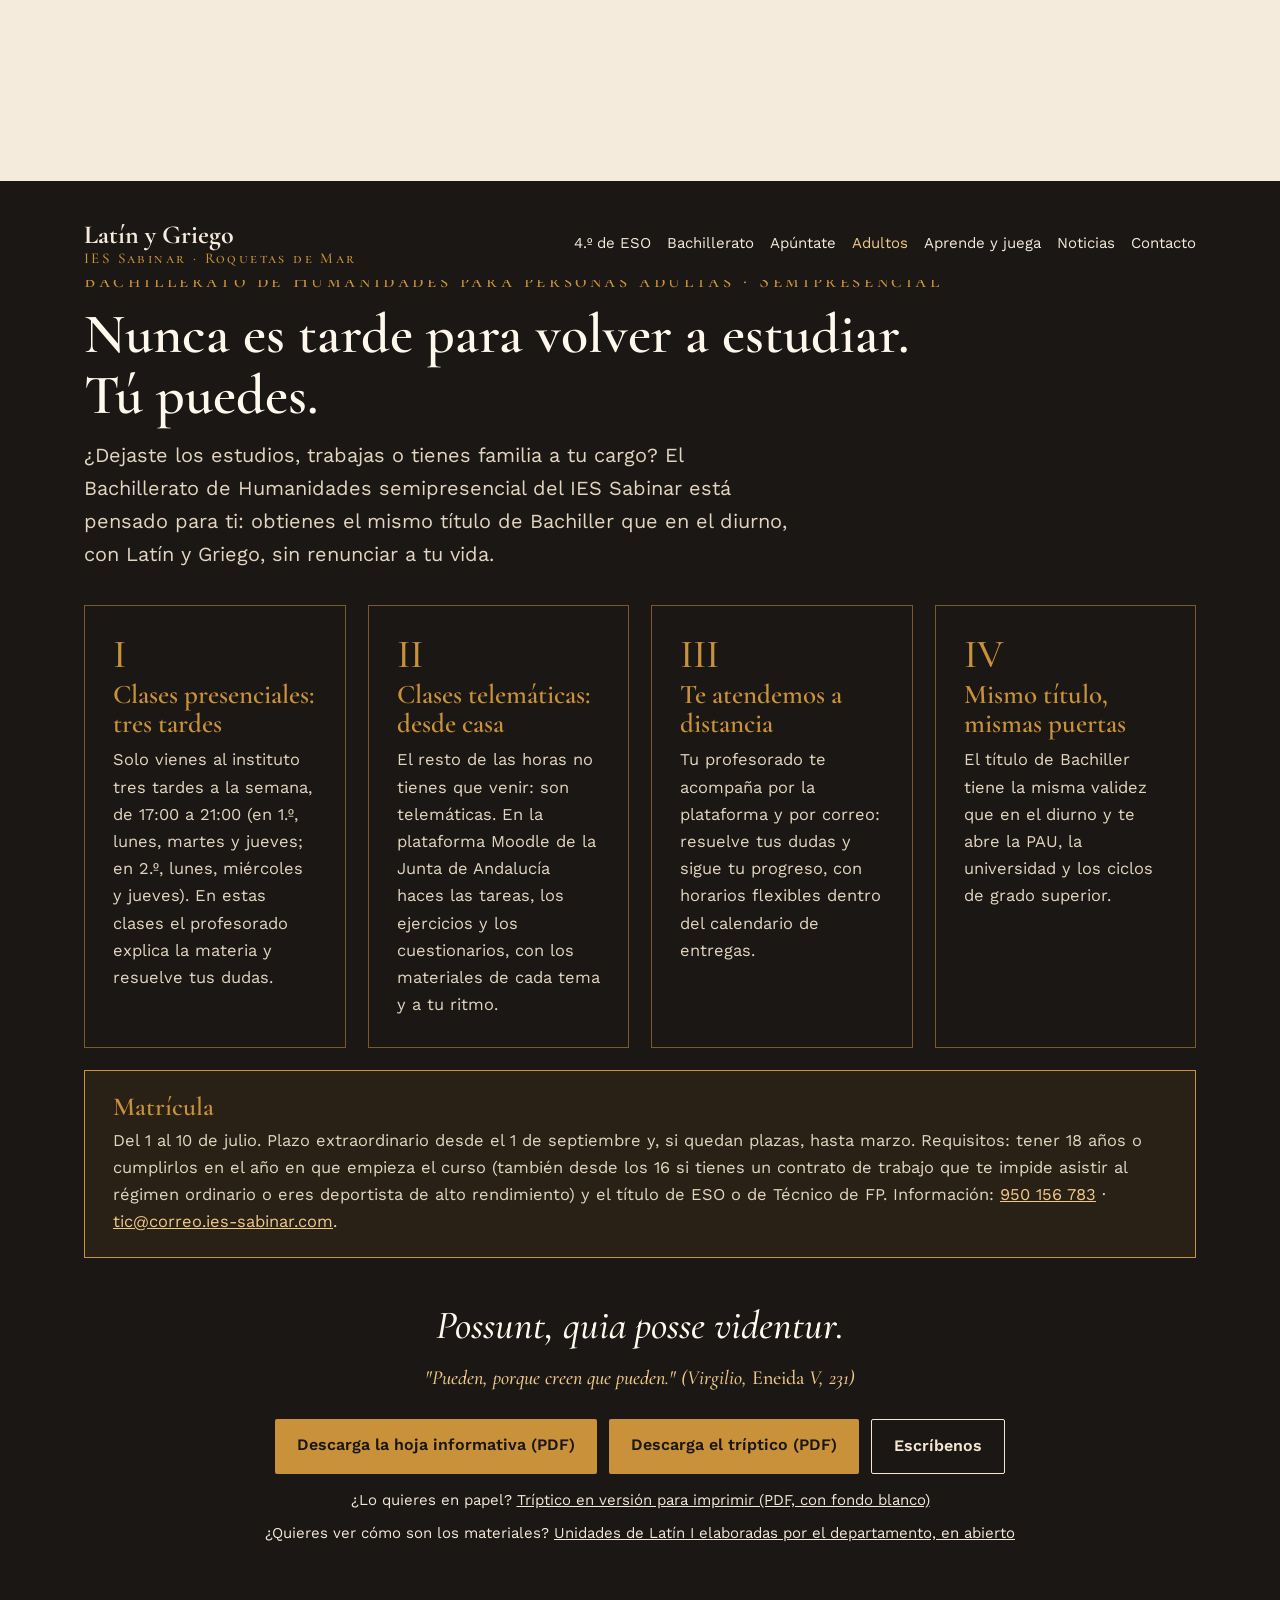
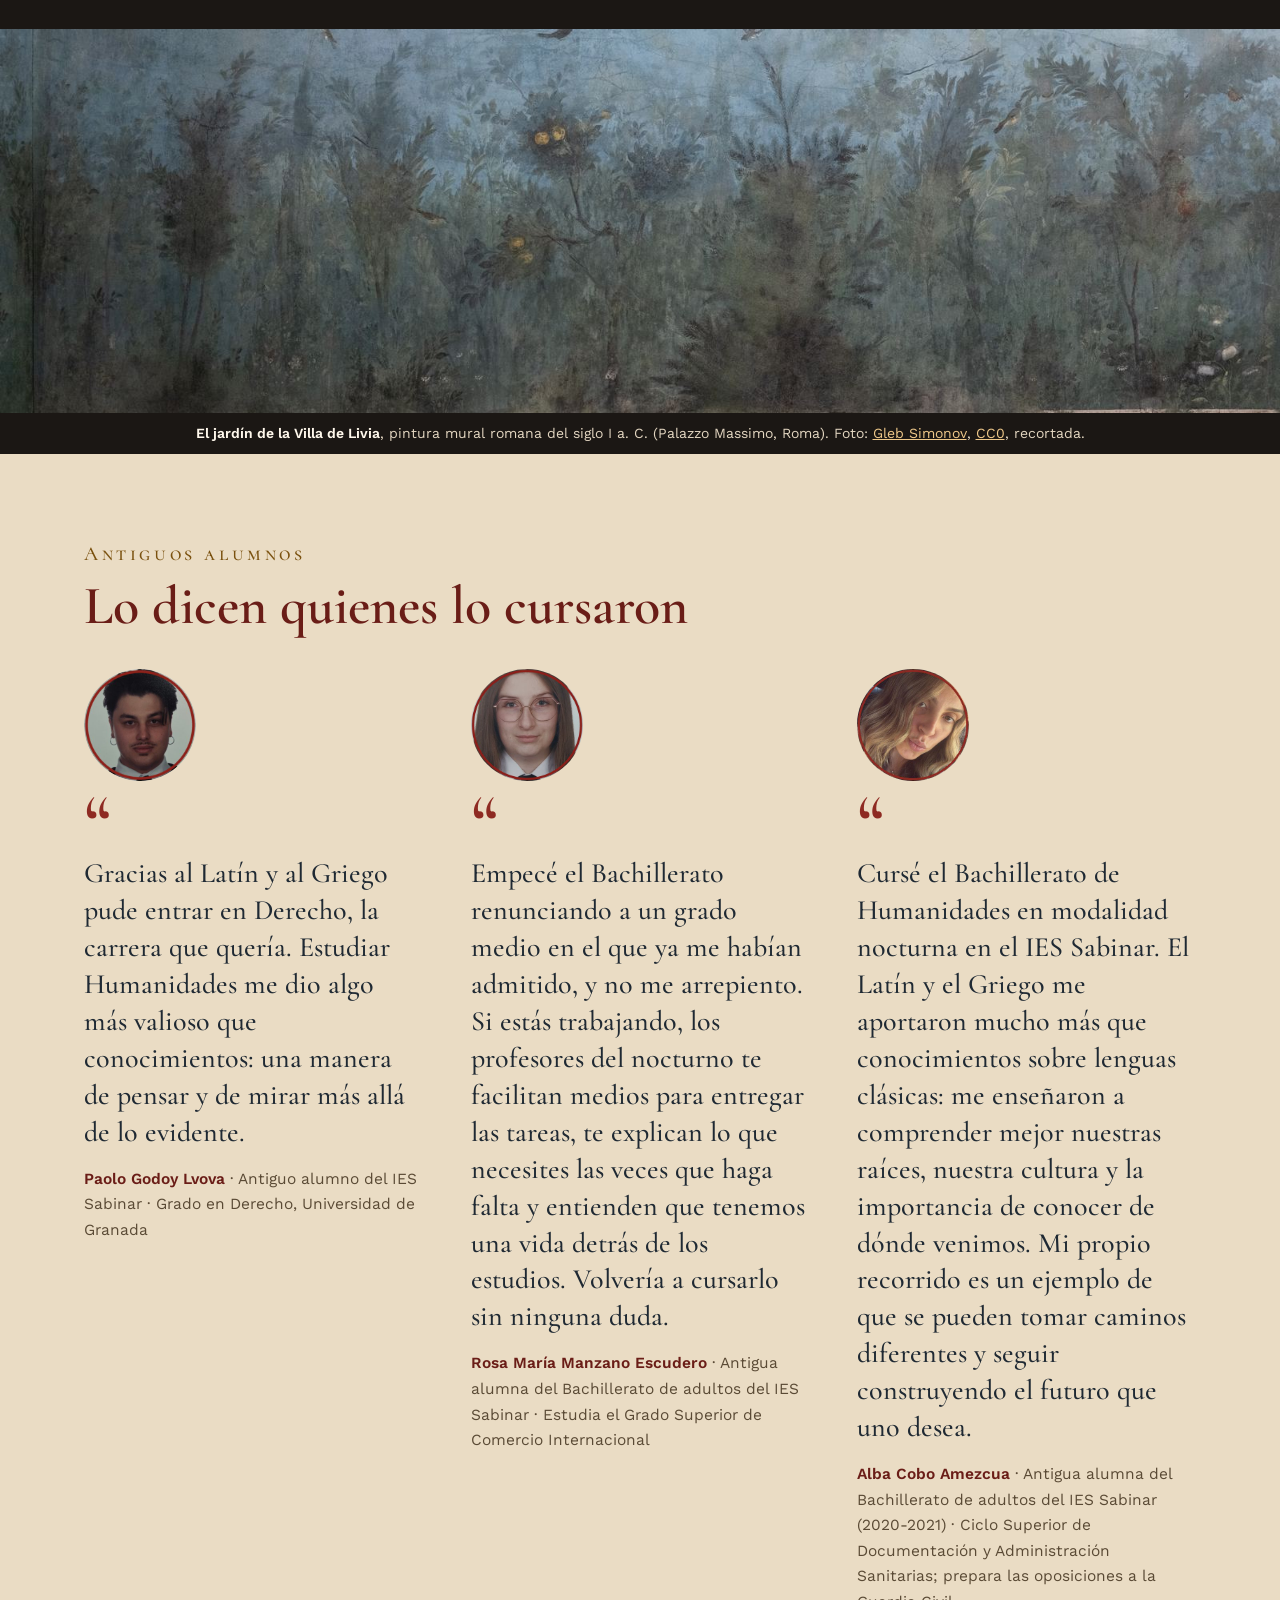
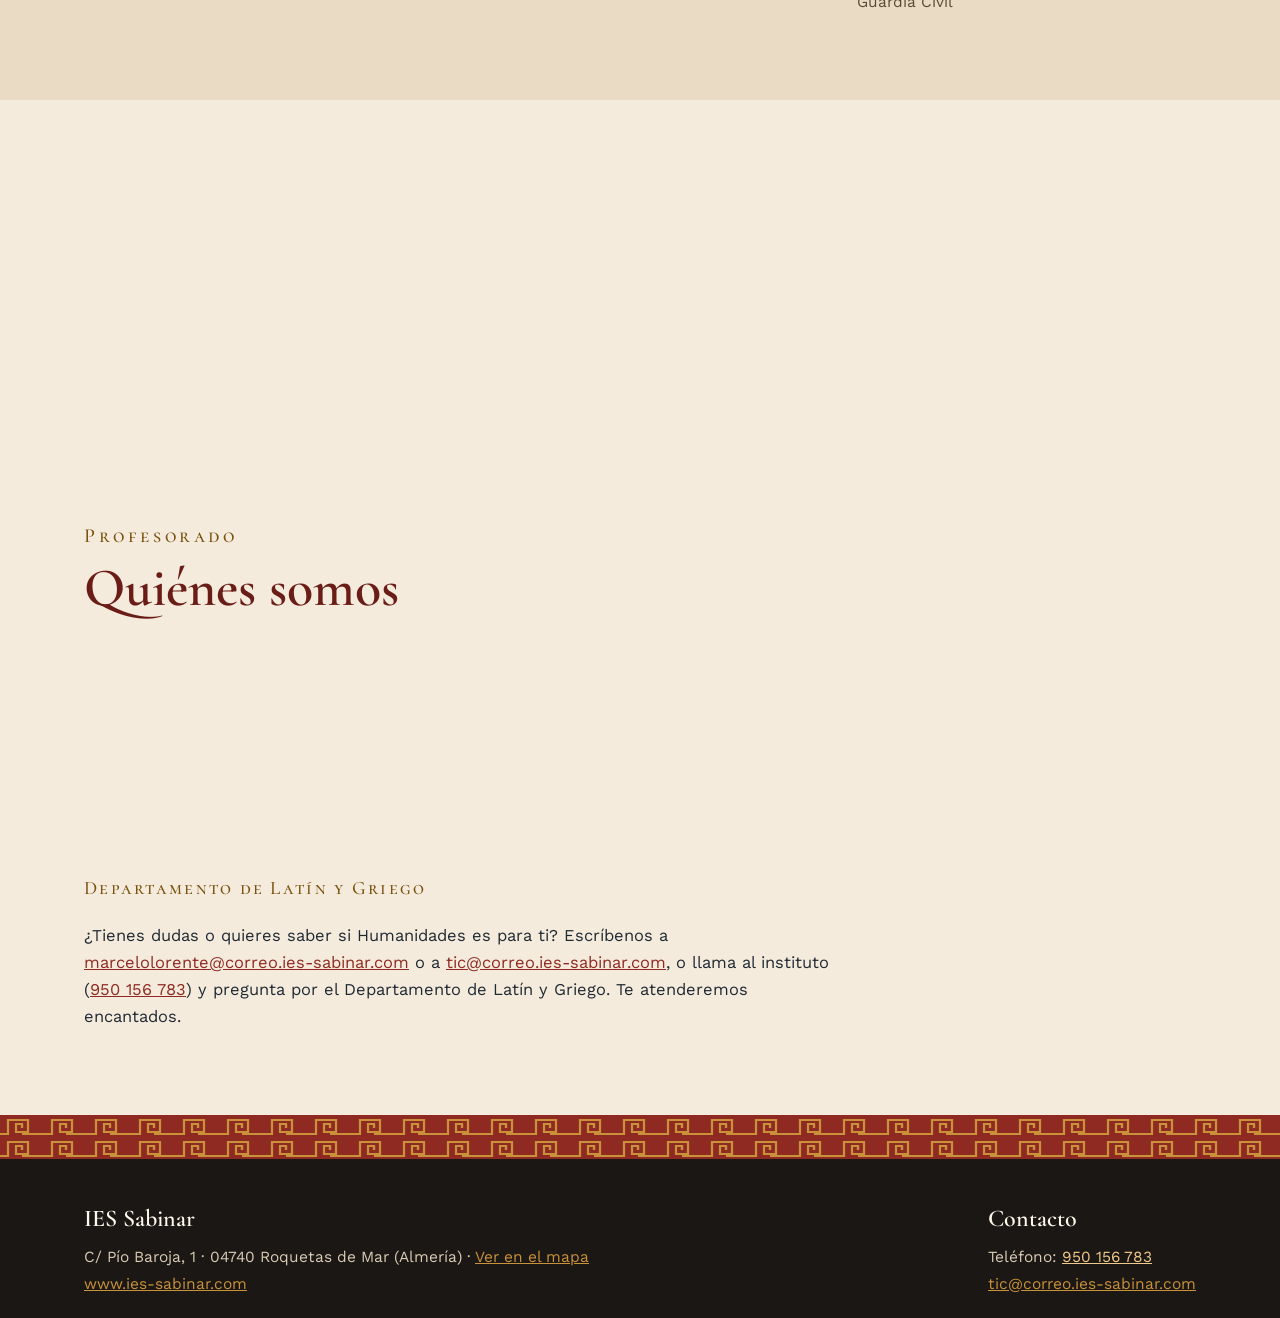
<file: ADULTOS/index.html>
<!DOCTYPE html>
<html lang="es">
<head>
<meta charset="utf-8">
<meta name="viewport" content="width=device-width, initial-scale=1">
<title>Bachillerato de Humanidades para personas adultas · Latín y Griego · IES Sabinar</title>
<meta name="robots" content="noindex">
<link rel="canonical" href="https://latinygriegosabinar.github.io/adultos/">
<meta http-equiv="refresh" content="1; url=/adultos/">
<script data-goatcounter="https://latinygriegosabinar.goatcounter.com/count" async src="https://gc.zgo.at/count.js"></script>
<script>setTimeout(function(){location.replace('/adultos/');},400);</script>
</head>
<body>
<p><a href="/adultos/">Bachillerato de Humanidades para personas adultas</a></p>
</body>
</html>
</file>
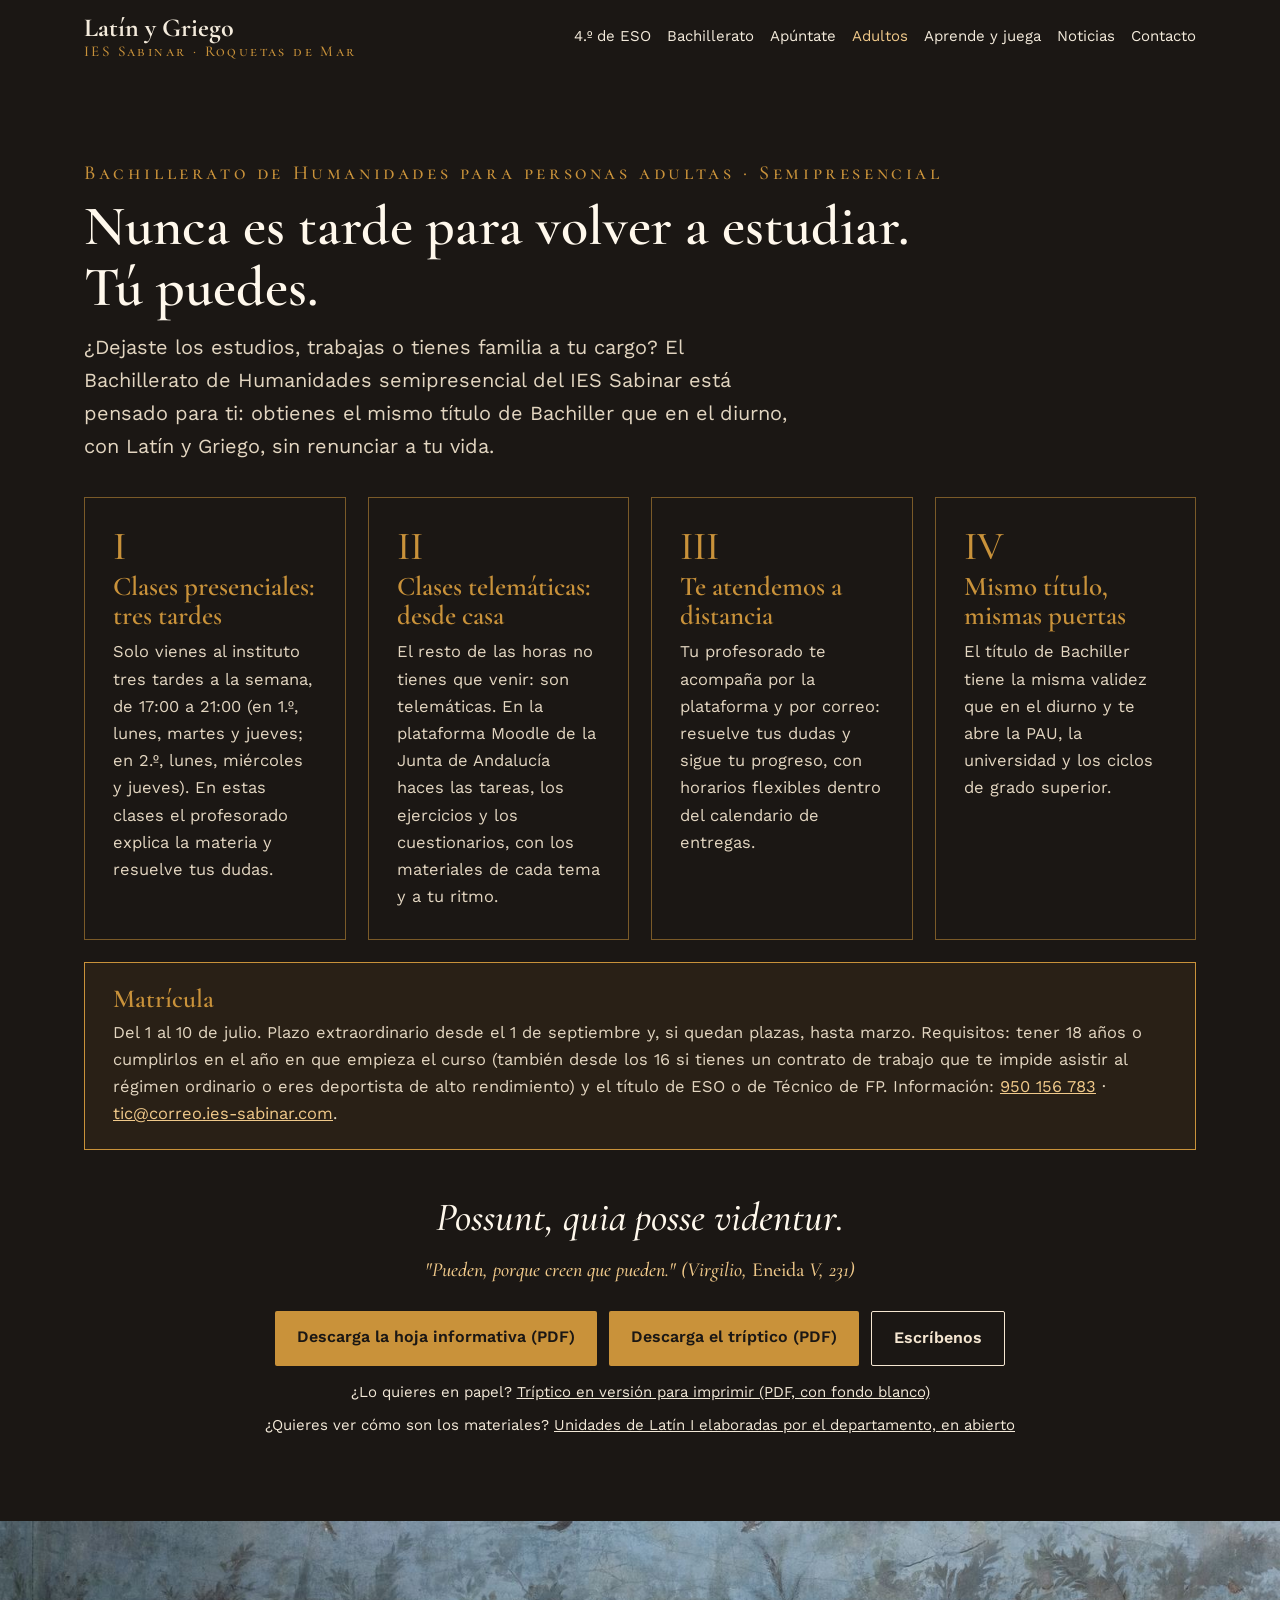
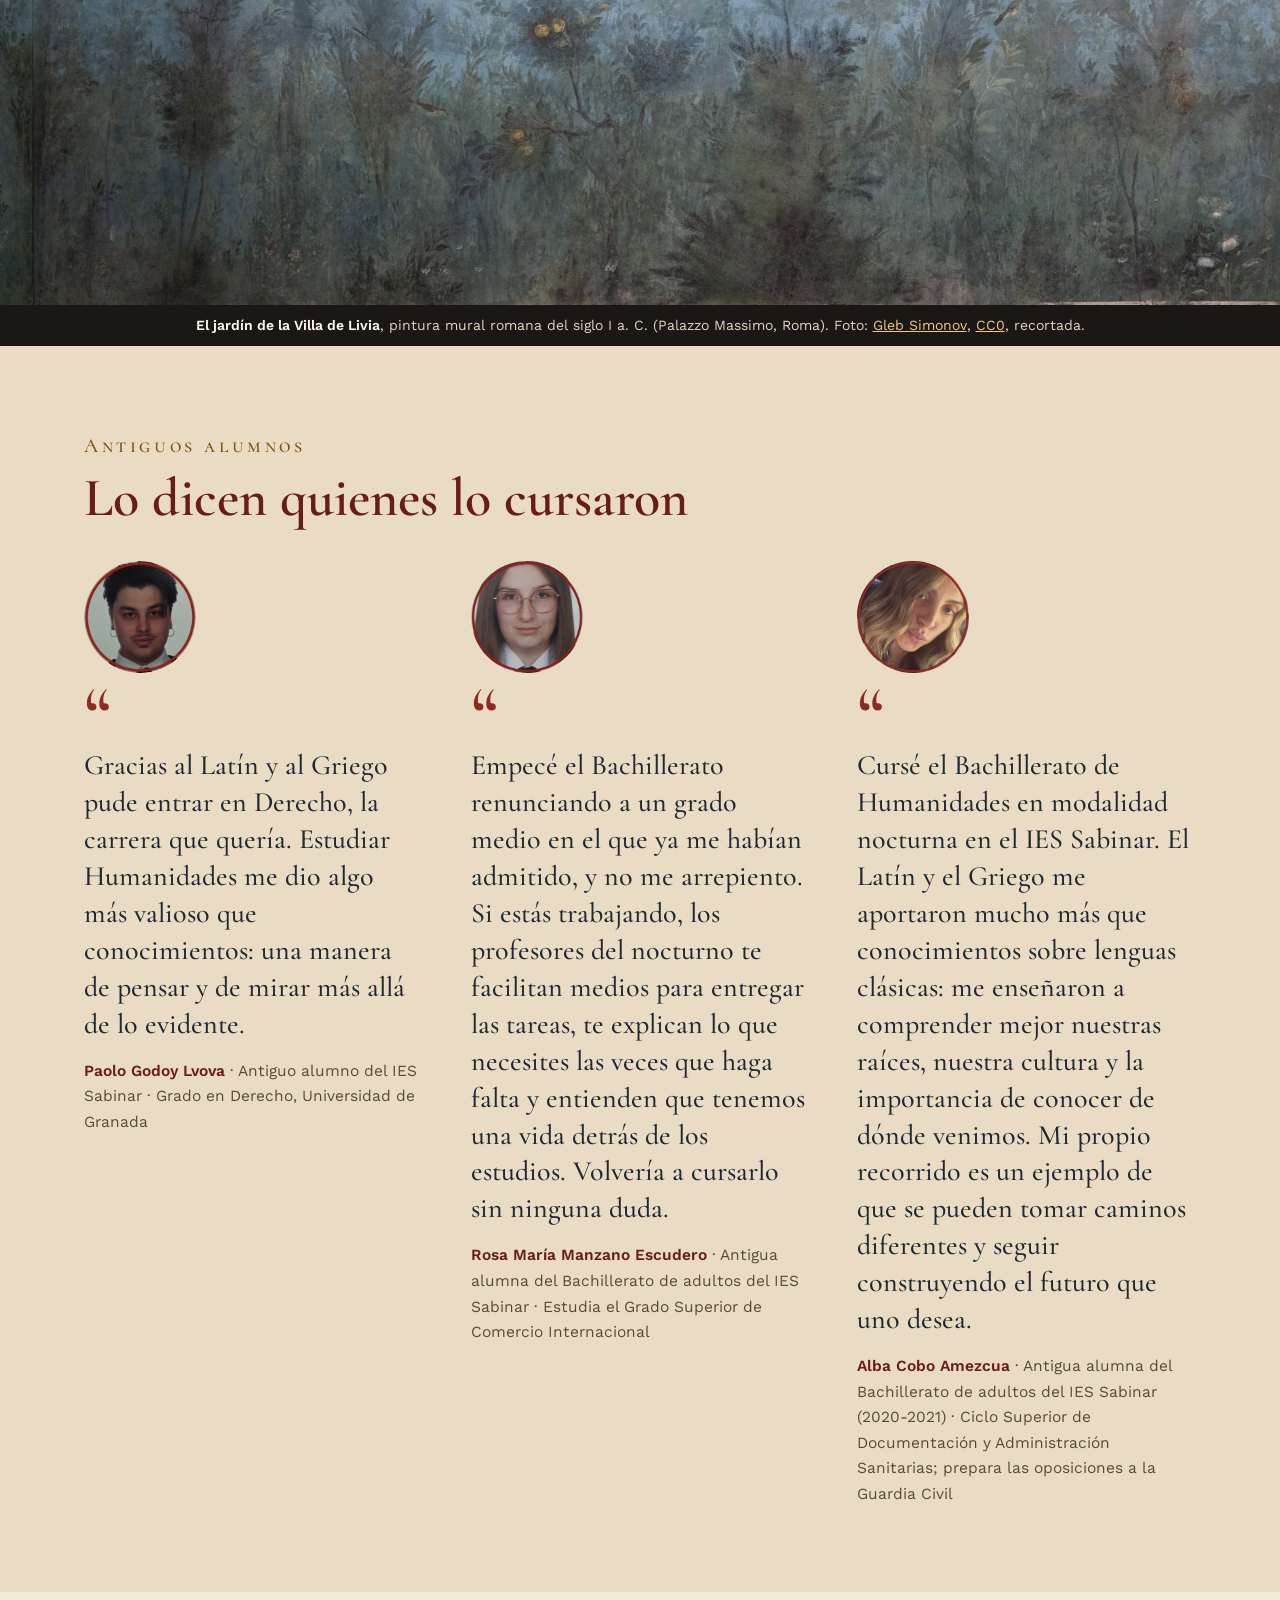
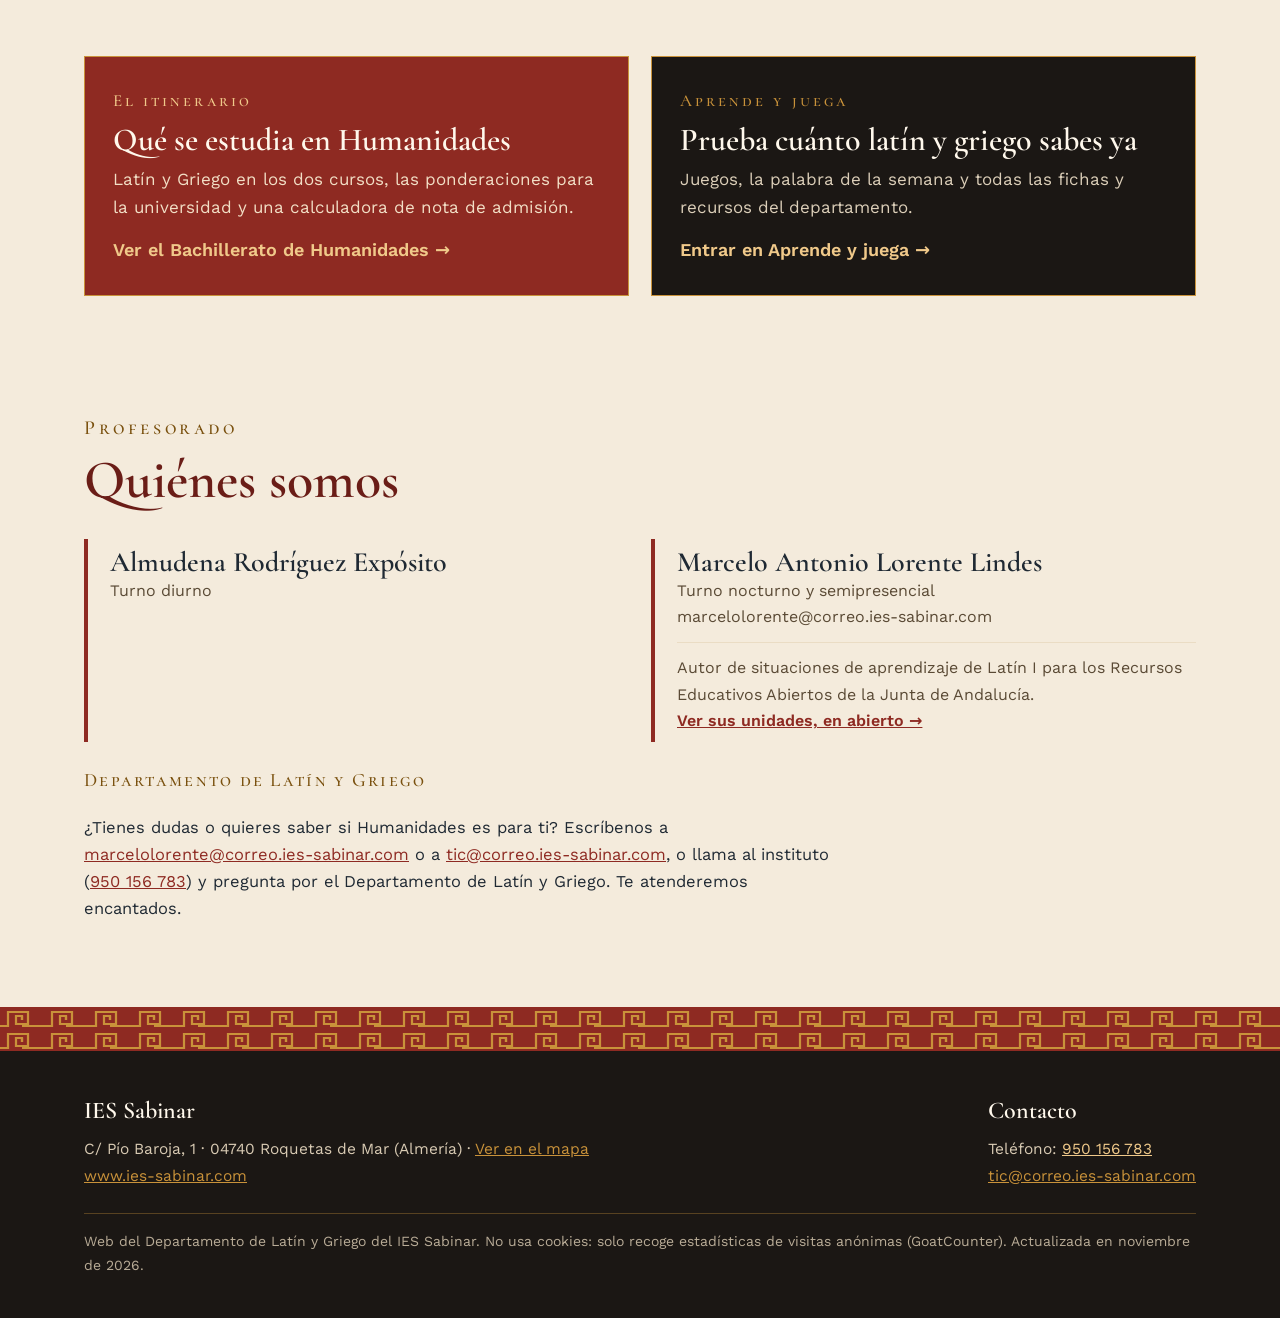
<file: adultos/index.html>
<!DOCTYPE html>
<html lang="es">
<head>
<meta charset="utf-8">
<meta name="viewport" content="width=device-width, initial-scale=1">
<title>Bachillerato para adultos semipresencial en Roquetas de Mar (Almería) · IES Sabinar</title>
<meta name="description" content="Bachillerato para adultos semipresencial en Roquetas de Mar (Almería): tres tardes a la semana y el resto desde casa, con el mismo título que el diurno. Requisitos y matrícula.">
<link rel="canonical" href="https://latinygriegosabinar.github.io/adultos/">
<meta name="theme-color" content="#1B1714">
<link rel="icon" href="../favicon.ico" sizes="32x32">
<link rel="icon" href="../favicon.svg" type="image/svg+xml">
<link rel="apple-touch-icon" href="../apple-touch-icon.png">
<meta property="og:type" content="website">
<meta property="og:locale" content="es_ES">
<meta property="og:site_name" content="Latín y Griego · IES Sabinar">
<meta property="og:title" content="Bachillerato para personas adultas · IES Sabinar">
<meta property="og:description" content="Nunca es tarde para volver a estudiar. Bachillerato de Humanidades semipresencial en Roquetas de Mar: tres tardes a la semana y el resto desde casa.">
<meta property="og:url" content="https://latinygriegosabinar.github.io/adultos/">
<meta property="og:image" content="https://latinygriegosabinar.github.io/tarjeta-adultos.jpg">
<meta property="og:image:width" content="1200">
<meta property="og:image:height" content="630">
<meta property="og:image:alt" content="Latín y Griego, IES Sabinar: Bachillerato para personas adultas. Nunca es tarde para volver a estudiar.">
<meta name="twitter:card" content="summary_large_image">
<meta name="twitter:image" content="https://latinygriegosabinar.github.io/tarjeta-adultos.jpg">
<link rel="preload" href="../fonts/cormorant-garamond-latin-600-normal.woff2" as="font" type="font/woff2" crossorigin>
<link rel="preload" href="../fonts/work-sans-latin-400-normal.woff2" as="font" type="font/woff2" crossorigin>
<link rel="stylesheet" href="../estilo.css">
</head>
<body>
<a class="saltar" href="#contenido">Saltar al contenido</a>

<header class="top">
  <div class="wrap">
    <a class="marca" href="../"><b>Latín y Griego</b><span>IES Sabinar · Roquetas de Mar</span></a>
    <nav aria-label="Secciones">
      <a href="../#eso">4.º de ESO</a>
      <a href="../#itinerario">Bachillerato</a>
      <a href="../#apuntarte">Apúntate</a>
      <a href="./" aria-current="page">Adultos</a>
      <a href="../aprende/">Aprende y juega</a>
      <a href="../noticias/">Noticias</a>
      <a href="#contacto">Contacto</a>
    </nav>
  </div>
</header>

<main id="contenido">
<section id="adultos" class="adultos">
  <div class="wrap">
    <p class="eyebrow">Bachillerato de Humanidades para personas adultas · Semipresencial</p>
    <h1 style="font-family:var(--serif);font-weight:600;line-height:1.08;margin:0;font-size:clamp(34px,5vw,56px);color:#FFF8EC">Nunca es tarde para volver a estudiar.<br><span class="tupuedes">Tú puedes.</span></h1>
    <p class="intro">¿Dejaste los estudios, trabajas o tienes familia a tu cargo? El Bachillerato de Humanidades semipresencial del IES Sabinar está pensado para ti: obtienes el mismo título de Bachiller que en el diurno, con Latín y Griego, sin renunciar a tu vida.</p>
    <h2 class="vh">Cómo funciona el Bachillerato semipresencial</h2>
    <div class="grid">
      <div class="caja"><span class="num" aria-hidden="true">I</span><h3>Clases presenciales: tres tardes</h3><p>Solo vienes al instituto tres tardes a la semana, de 17:00 a 21:00 (en 1.º, lunes, martes y jueves; en 2.º, lunes, miércoles y jueves). En estas clases el profesorado explica la materia y resuelve tus dudas.</p></div>
      <div class="caja"><span class="num" aria-hidden="true">II</span><h3>Clases telemáticas: desde casa</h3><p>El resto de las horas no tienes que venir: son telemáticas. En la plataforma Moodle de la Junta de Andalucía haces las tareas, los ejercicios y los cuestionarios, con los materiales de cada tema y a tu ritmo.</p></div>
      <div class="caja"><span class="num" aria-hidden="true">III</span><h3>Te atendemos a distancia</h3><p>Tu profesorado te acompaña por la plataforma y por correo: resuelve tus dudas y sigue tu progreso, con horarios flexibles dentro del calendario de entregas.</p></div>
      <div class="caja"><span class="num" aria-hidden="true">IV</span><h3>Mismo título, mismas puertas</h3><p>El título de Bachiller tiene la misma validez que en el diurno y te abre la PAU, la universidad y los ciclos de grado superior.</p></div>
    </div>
    <div class="matricula"><h3>Matrícula</h3><p>Del 1 al 10 de julio. Plazo extraordinario desde el 1 de septiembre y, si quedan plazas, hasta marzo. Requisitos: tener 18 años o cumplirlos en el año en que empieza el curso (también desde los 16 si tienes un contrato de trabajo que te impide asistir al régimen ordinario o eres deportista de alto rendimiento) y el título de ESO o de Técnico de FP. Información: <a href="tel:+34950156783">950 156 783</a> · <a href="mailto:tic@correo.ies-sabinar.com">tic@correo.ies-sabinar.com</a>.</p></div>
    <p class="cita-adultos"><span class="lat" lang="la">Possunt, quia posse videntur.</span><span class="es">"Pueden, porque creen que pueden." (Virgilio, <span style="font-style:normal">Eneida</span> V, 231)</span></p>
    <div class="botones"><a class="btn btn-ocre" href="https://www.ies-sabinar.com/uploads/49961-bachillerato-para-personas-adultas-ies-sabinar-2026-27-2.pdf" target="_blank" rel="noopener">Descarga la hoja informativa (PDF)<span class="vh"> (se abre en una pestaña nueva)</span></a><a class="btn btn-ocre" href="https://www.ies-sabinar.com/uploads/16439-triptico-bachillerato-humanidades-adultos-ies-sabinar-digital.pdf" target="_blank" rel="noopener">Descarga el tríptico (PDF)<span class="vh"> (se abre en una pestaña nueva)</span></a><a class="btn btn-linea" href="mailto:marcelolorente@correo.ies-sabinar.com">Escríbenos</a></div>
    <p style="margin:14px 0 0;font-size:15px;color:#F3E9D8;text-align:center">¿Lo quieres en papel? <a style="color:inherit;text-decoration:underline" href="https://www.ies-sabinar.com/uploads/47632-triptico-bachillerato-humanidades-adultos-ies-sabinar-imprimir.pdf" target="_blank" rel="noopener">Tríptico en versión para imprimir (PDF, con fondo blanco)<span class="vh"> (se abre en una pestaña nueva)</span></a></p>
    <p style="margin:8px 0 0;font-size:15px;color:#F3E9D8;text-align:center">¿Quieres ver cómo son los materiales? <a style="color:inherit;text-decoration:underline" href="../aprende/#latin-i">Unidades de Latín I elaboradas por el departamento, en abierto</a></p>
  </div>
</section>

<figure class="banda">
  <img src="../arte-villa-livia-800.jpg" srcset="../arte-villa-livia-800.jpg 800w, ../arte-villa-livia.jpg 1600w" sizes="100vw" width="1600" height="640" loading="lazy" decoding="async" alt="Pintura mural romana de un jardín con árboles, frutos y pájaros sobre fondo azul">
  <figcaption><b>El jardín de la Villa de Livia</b>, pintura mural romana del siglo I a. C. (Palazzo Massimo, Roma). Foto: <a href="https://commons.wikimedia.org/wiki/File:Villa_of_Livia_-_Garden_fresco_005.jpg" target="_blank" rel="noopener">Gleb Simonov<span class="vh"> (se abre en una pestaña nueva)</span></a>, <a href="https://creativecommons.org/publicdomain/zero/1.0/deed.es" target="_blank" rel="noopener">CC0<span class="vh"> (se abre en una pestaña nueva)</span></a>, recortada.</figcaption>
</figure>

<section class="testimonio">
  <div class="wrap">
    <p class="eyebrow">Antiguos alumnos</p>
    <h2>Lo dicen quienes lo cursaron</h2>
    <div class="grid">
      <div>
        <img class="foto-test" src="../paolo-godoy.jpg" width="112" height="112" loading="lazy" decoding="async" alt="Paolo Godoy Lvova">
        <blockquote>Gracias al Latín y al Griego pude entrar en Derecho, la carrera que quería. Estudiar Humanidades me dio algo más valioso que conocimientos: una manera de pensar y de mirar más allá de lo evidente.</blockquote>
        <p class="autor"><b>Paolo Godoy Lvova</b> · Antiguo alumno del IES Sabinar · Grado en Derecho, Universidad de Granada</p>
      </div>
      <div>
        <img class="foto-test" src="../rosa-manzano.jpg" width="112" height="112" loading="lazy" decoding="async" alt="Rosa María Manzano Escudero">
        <blockquote>Empecé el Bachillerato renunciando a un grado medio en el que ya me habían admitido, y no me arrepiento. Si estás trabajando, los profesores del nocturno te facilitan medios para entregar las tareas, te explican lo que necesites las veces que haga falta y entienden que tenemos una vida detrás de los estudios. Volvería a cursarlo sin ninguna duda.</blockquote>
        <p class="autor"><b>Rosa María Manzano Escudero</b> · Antigua alumna del Bachillerato de adultos del IES Sabinar · Estudia el Grado Superior de Comercio Internacional</p>
      </div>
      <div>
        <img class="foto-test" src="../alba-cobo.jpg" width="112" height="112" loading="lazy" decoding="async" alt="Alba Cobo Amezcua">
        <blockquote>Cursé el Bachillerato de Humanidades en modalidad nocturna en el IES Sabinar. El Latín y el Griego me aportaron mucho más que conocimientos sobre lenguas clásicas: me enseñaron a comprender mejor nuestras raíces, nuestra cultura y la importancia de conocer de dónde venimos. Mi propio recorrido es un ejemplo de que se pueden tomar caminos diferentes y seguir construyendo el futuro que uno desea.</blockquote>
        <p class="autor"><b>Alba Cobo Amezcua</b> · Antigua alumna del Bachillerato de adultos del IES Sabinar (2020-2021) · Ciclo Superior de Documentación y Administración Sanitarias; prepara las oposiciones a la Guardia Civil</p>
      </div>
    </div>
  </div>
</section>

<section class="pasarela sola" aria-label="Más en esta web" style="padding-top:64px">
  <div class="wrap">
    <a class="pas p-rojo" href="../#itinerario"><p class="eyebrow" style="color:#F0C98A">El itinerario</p><h3>Qué se estudia en Humanidades</h3><p>Latín y Griego en los dos cursos, las ponderaciones para la universidad y una calculadora de nota de admisión.</p><span class="ir">Ver el Bachillerato de Humanidades →</span></a>
    <a class="pas p-negro" href="../aprende/"><p class="eyebrow" style="color:var(--ocre)">Aprende y juega</p><h3>Prueba cuánto latín y griego sabes ya</h3><p>Juegos, la palabra de la semana y todas las fichas y recursos del departamento.</p><span class="ir">Entrar en Aprende y juega →</span></a>
  </div>
</section>

<section id="contacto" class="profes">
  <div class="wrap">
    <p class="eyebrow">Profesorado</p>
    <h2>Quiénes somos</h2>
    <div class="grid">
      <div class="profe"><h3>Almudena Rodríguez Expósito</h3><p>Turno diurno</p></div>
      <div class="profe"><h3>Marcelo Antonio Lorente Lindes</h3><p>Turno nocturno y semipresencial<br>marcelolorente@correo.ies-sabinar.com</p><p class="profe-rea">Autor de situaciones de aprendizaje de Latín I para los Recursos Educativos Abiertos de la Junta de Andalucía. <a href="../aprende/#latin-i">Ver sus unidades, en abierto →</a></p></div>
    </div>
    <p class="dpto">Departamento de Latín y Griego</p>
    <p class="contacto-txt">¿Tienes dudas o quieres saber si Humanidades es para ti? Escríbenos a <a href="mailto:marcelolorente@correo.ies-sabinar.com">marcelolorente@correo.ies-sabinar.com</a> o a <a href="mailto:tic@correo.ies-sabinar.com">tic@correo.ies-sabinar.com</a>, o llama al instituto (<a href="tel:+34950156783">950 156 783</a>) y pregunta por el Departamento de Latín y Griego. Te atenderemos encantados.</p>
  </div>
</section>
</main>

<div class="greca" aria-hidden="true"></div>
<div class="greca" aria-hidden="true"></div>
<footer>
  <div class="wrap">
    <div><b>IES Sabinar</b><p>C/ Pío Baroja, 1 · 04740 Roquetas de Mar (Almería) · <a href="https://www.google.com/maps/search/?api=1&amp;query=IES+Sabinar+Roquetas+de+Mar" target="_blank" rel="noopener">Ver en el mapa<span class="vh"> (se abre en una pestaña nueva)</span></a><br><a href="https://www.ies-sabinar.com/" target="_blank" rel="noopener">www.ies-sabinar.com<span class="vh"> (se abre en una pestaña nueva)</span></a></p></div>
    <div><b>Contacto</b><p>Teléfono: <a href="tel:+34950156783">950 156 783</a><br><a href="mailto:tic@correo.ies-sabinar.com">tic@correo.ies-sabinar.com</a></p></div>
    <p class="legal">Web del Departamento de Latín y Griego del IES Sabinar. No usa cookies: solo recoge estadísticas de visitas anónimas (GoatCounter). Actualizada en noviembre de 2026.</p>
  </div>
</footer>

<script src="../anim.js" defer></script>
<script data-goatcounter="https://latinygriegosabinar.goatcounter.com/count" async src="https://gc.zgo.at/count.js"></script>
</body>
</html>
</file>
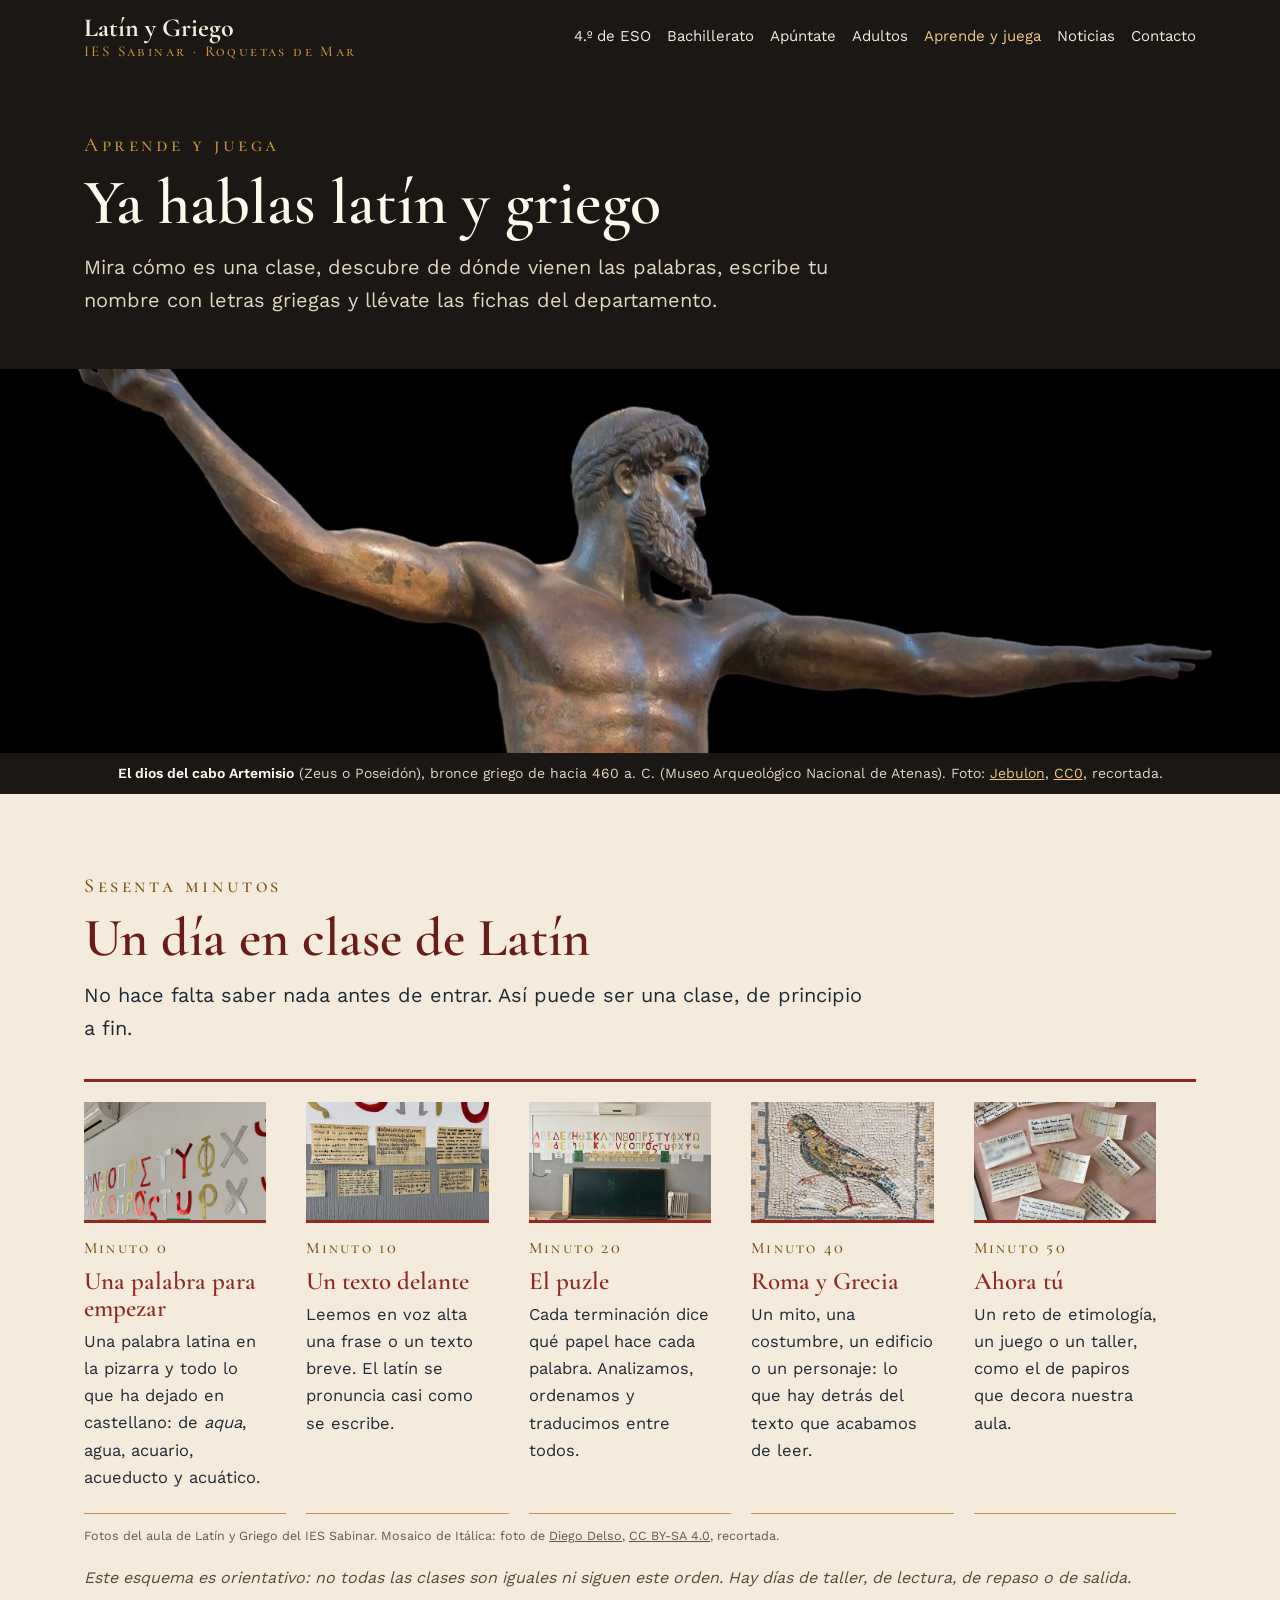
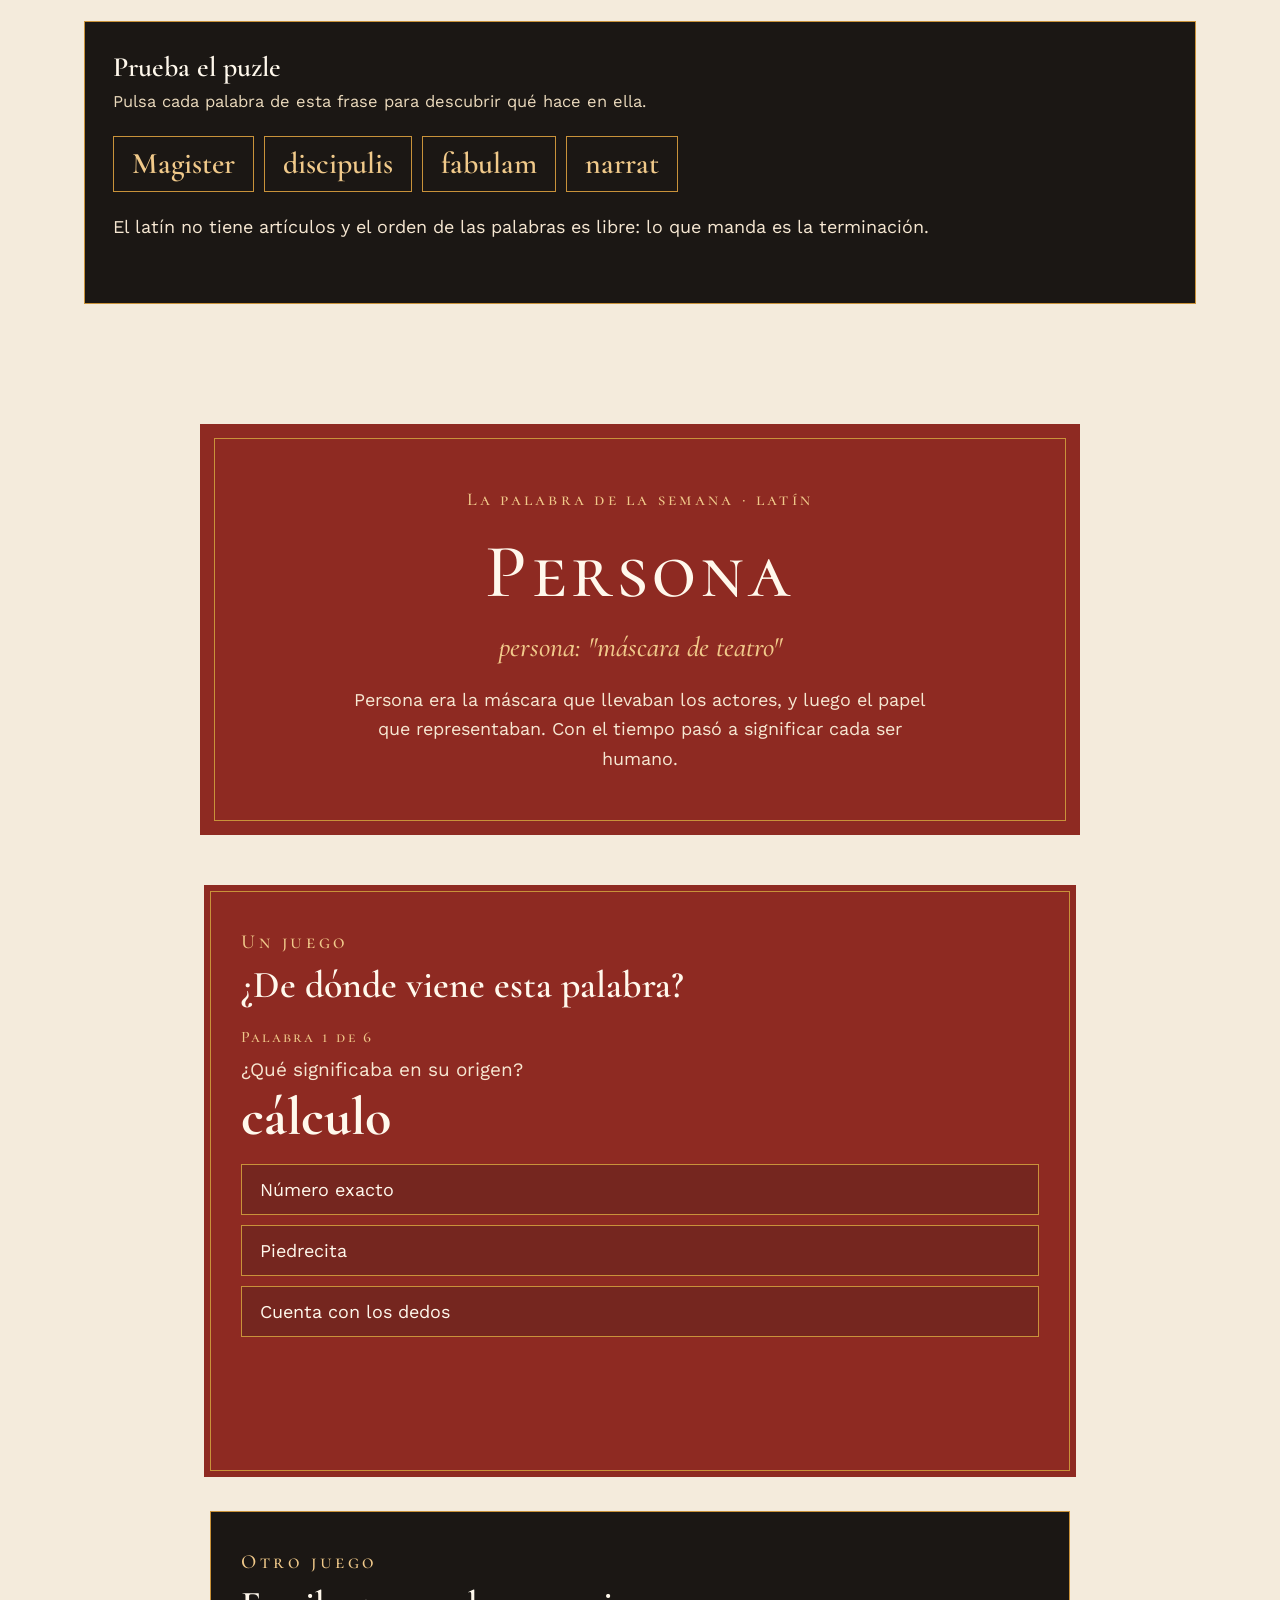
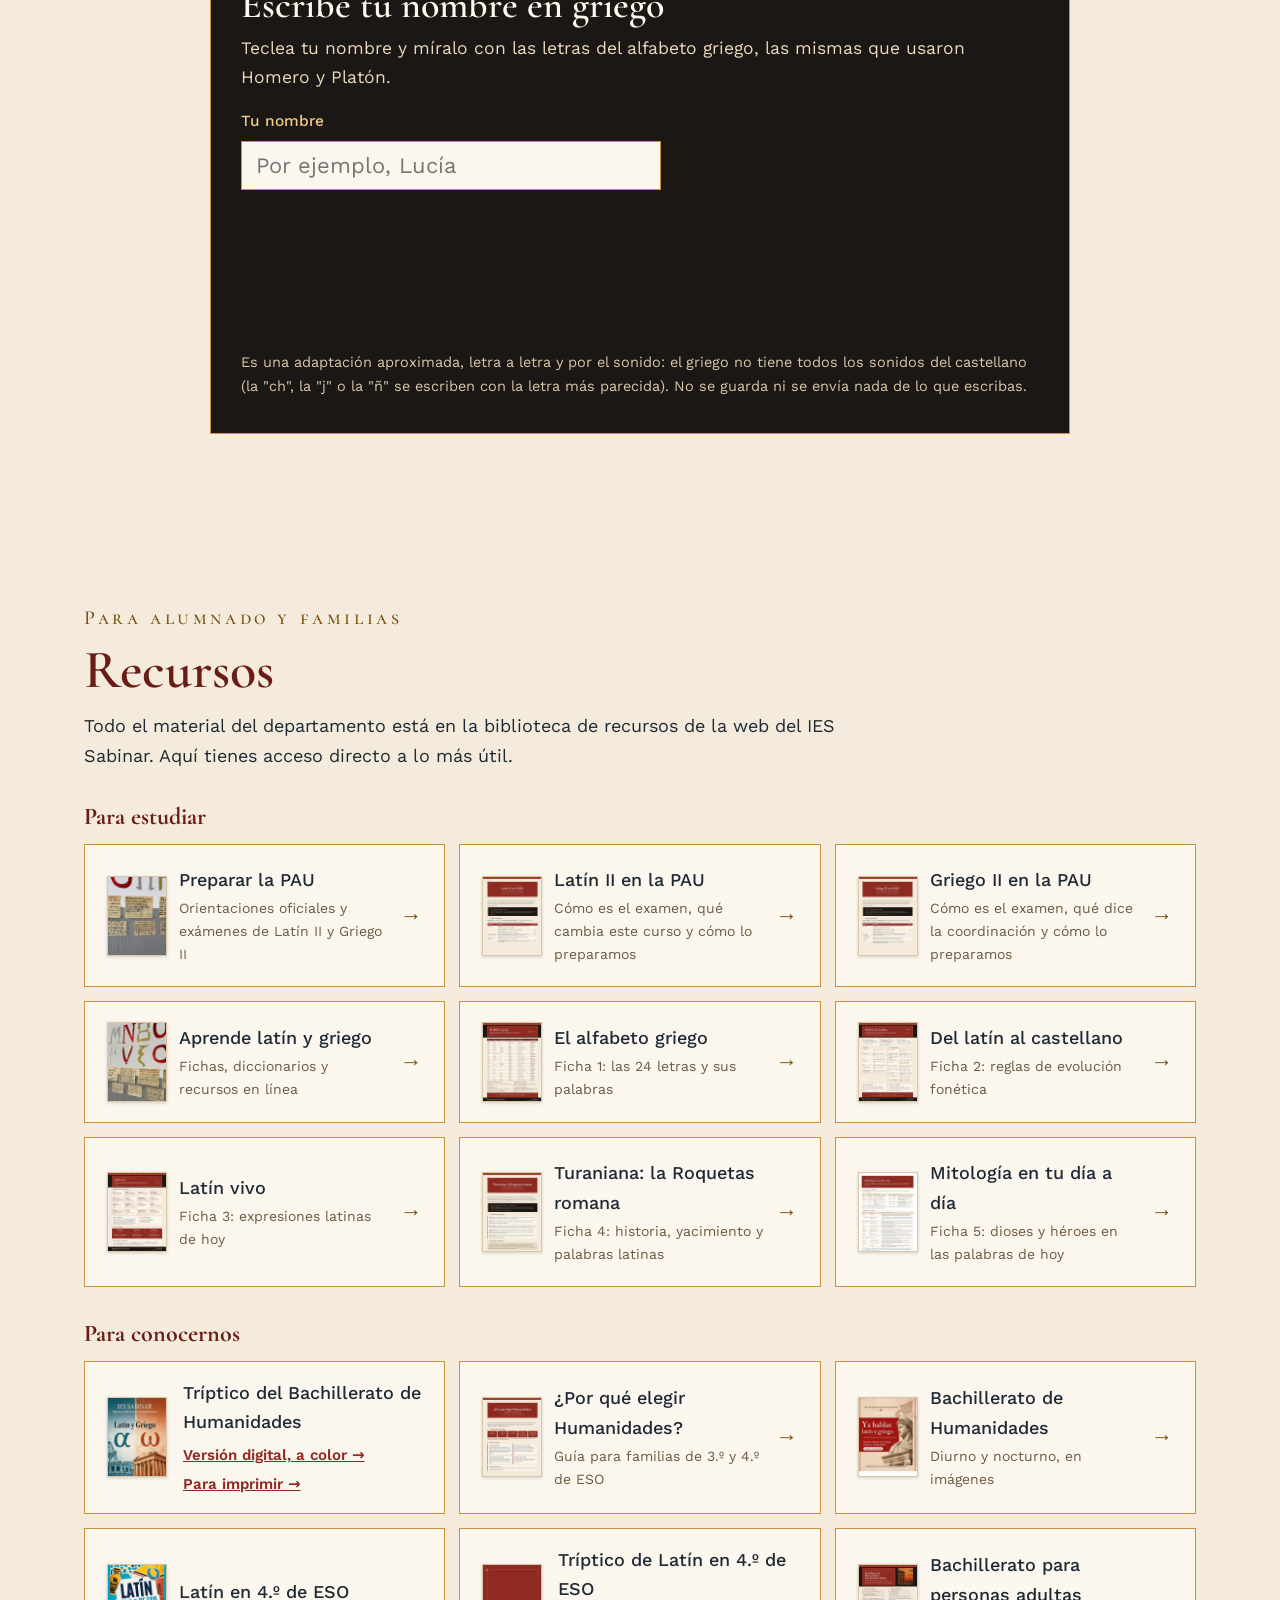
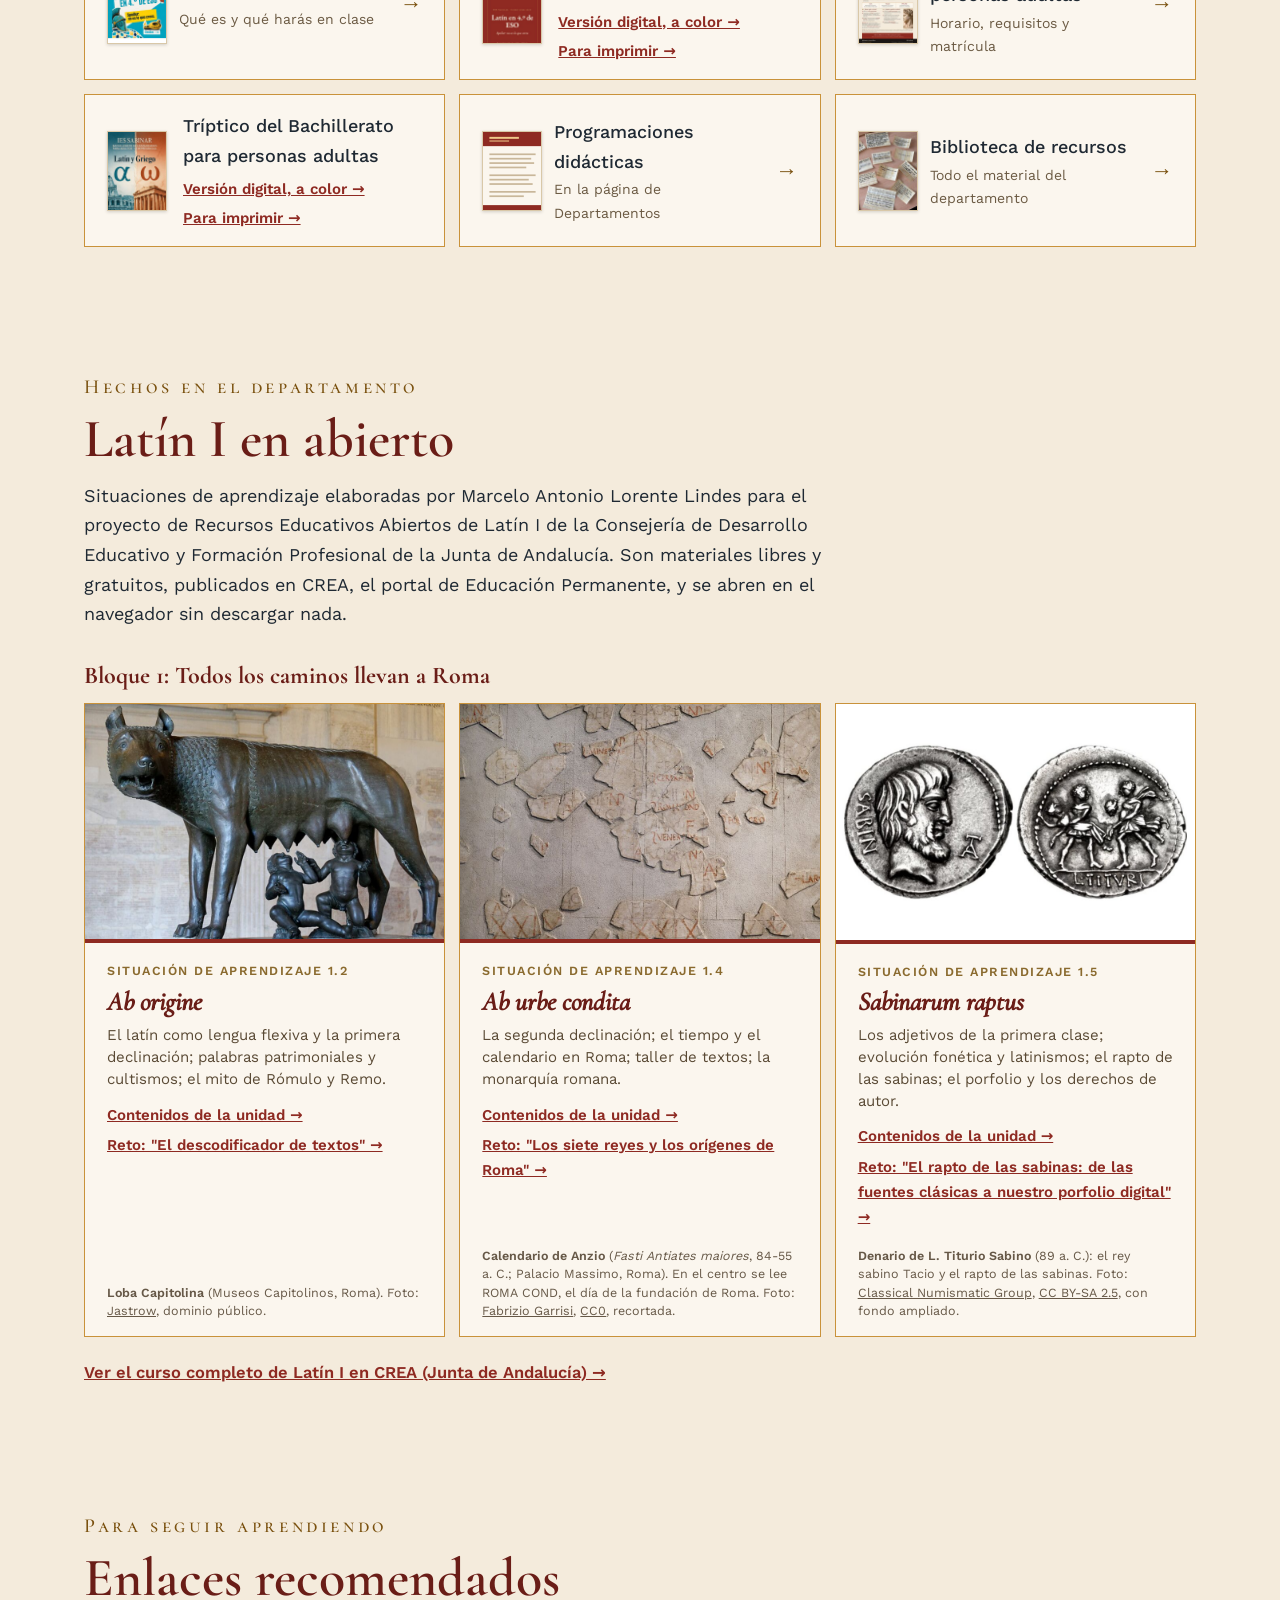
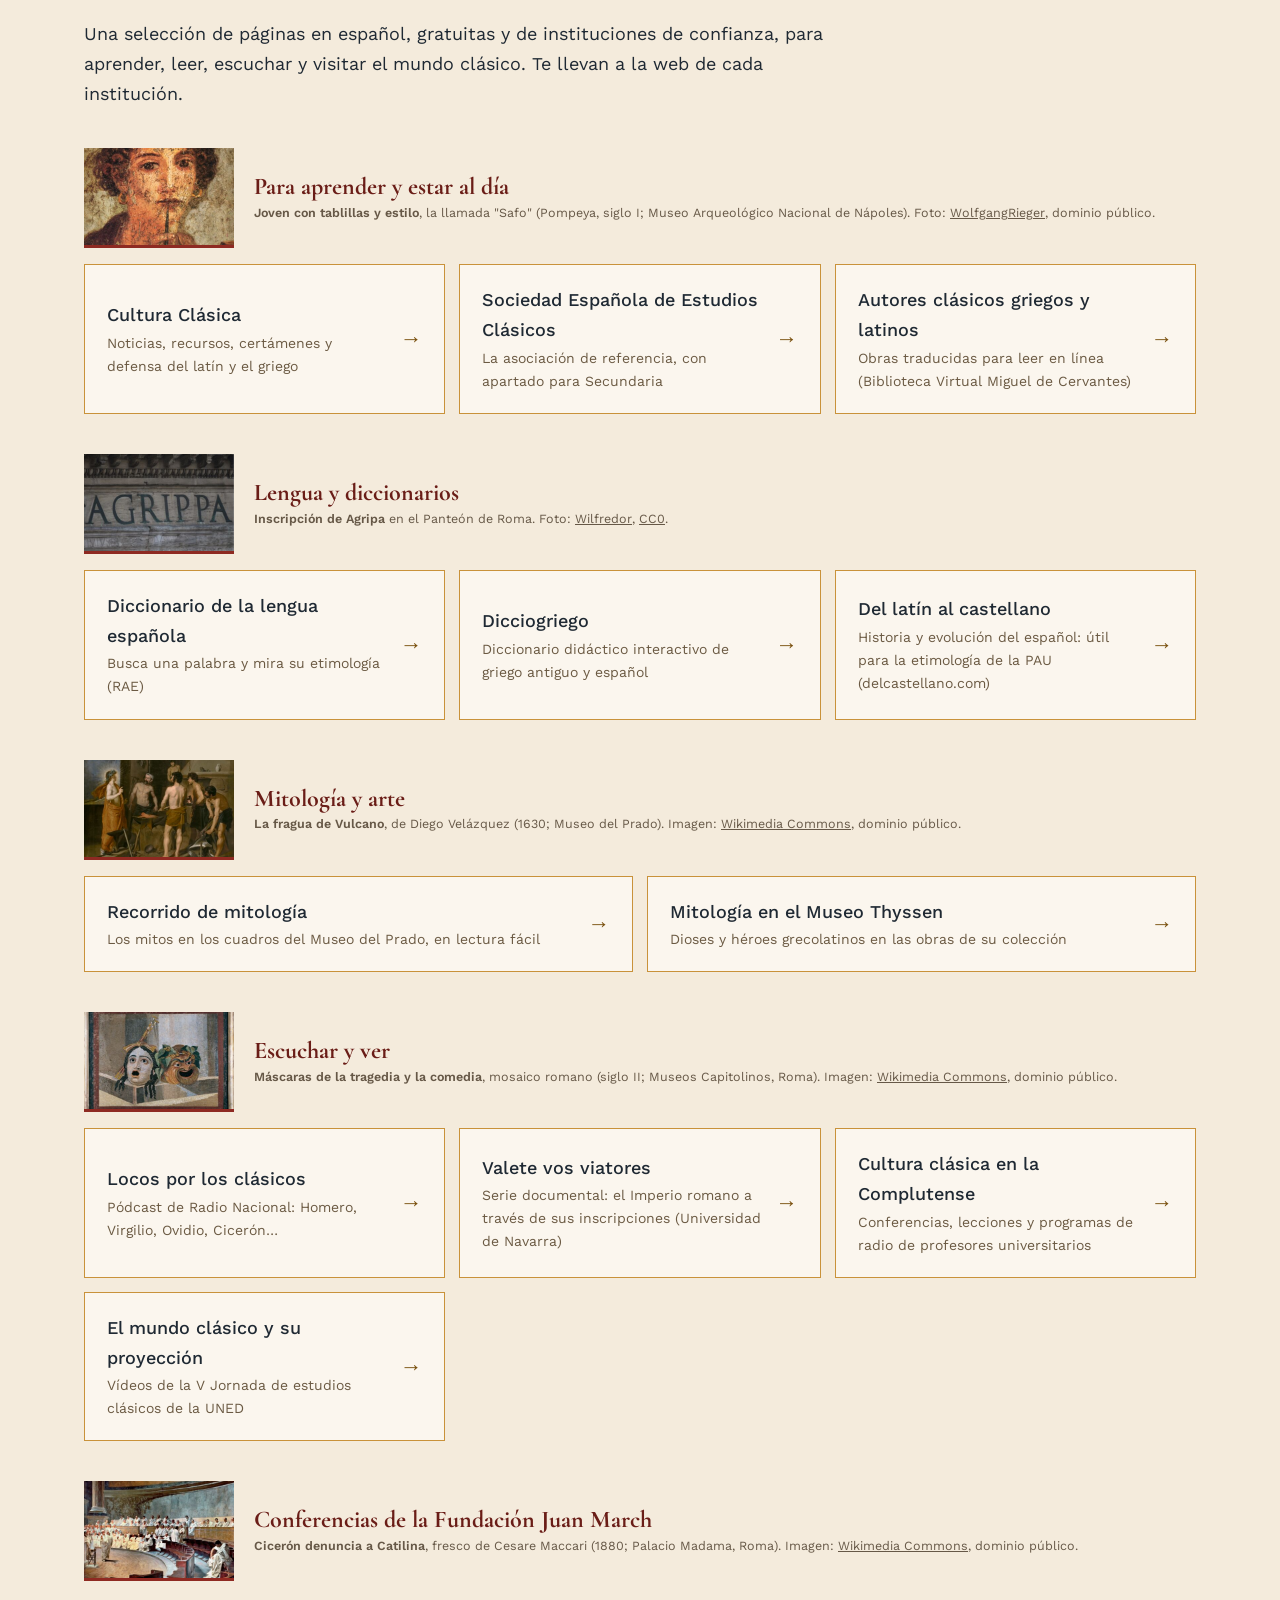
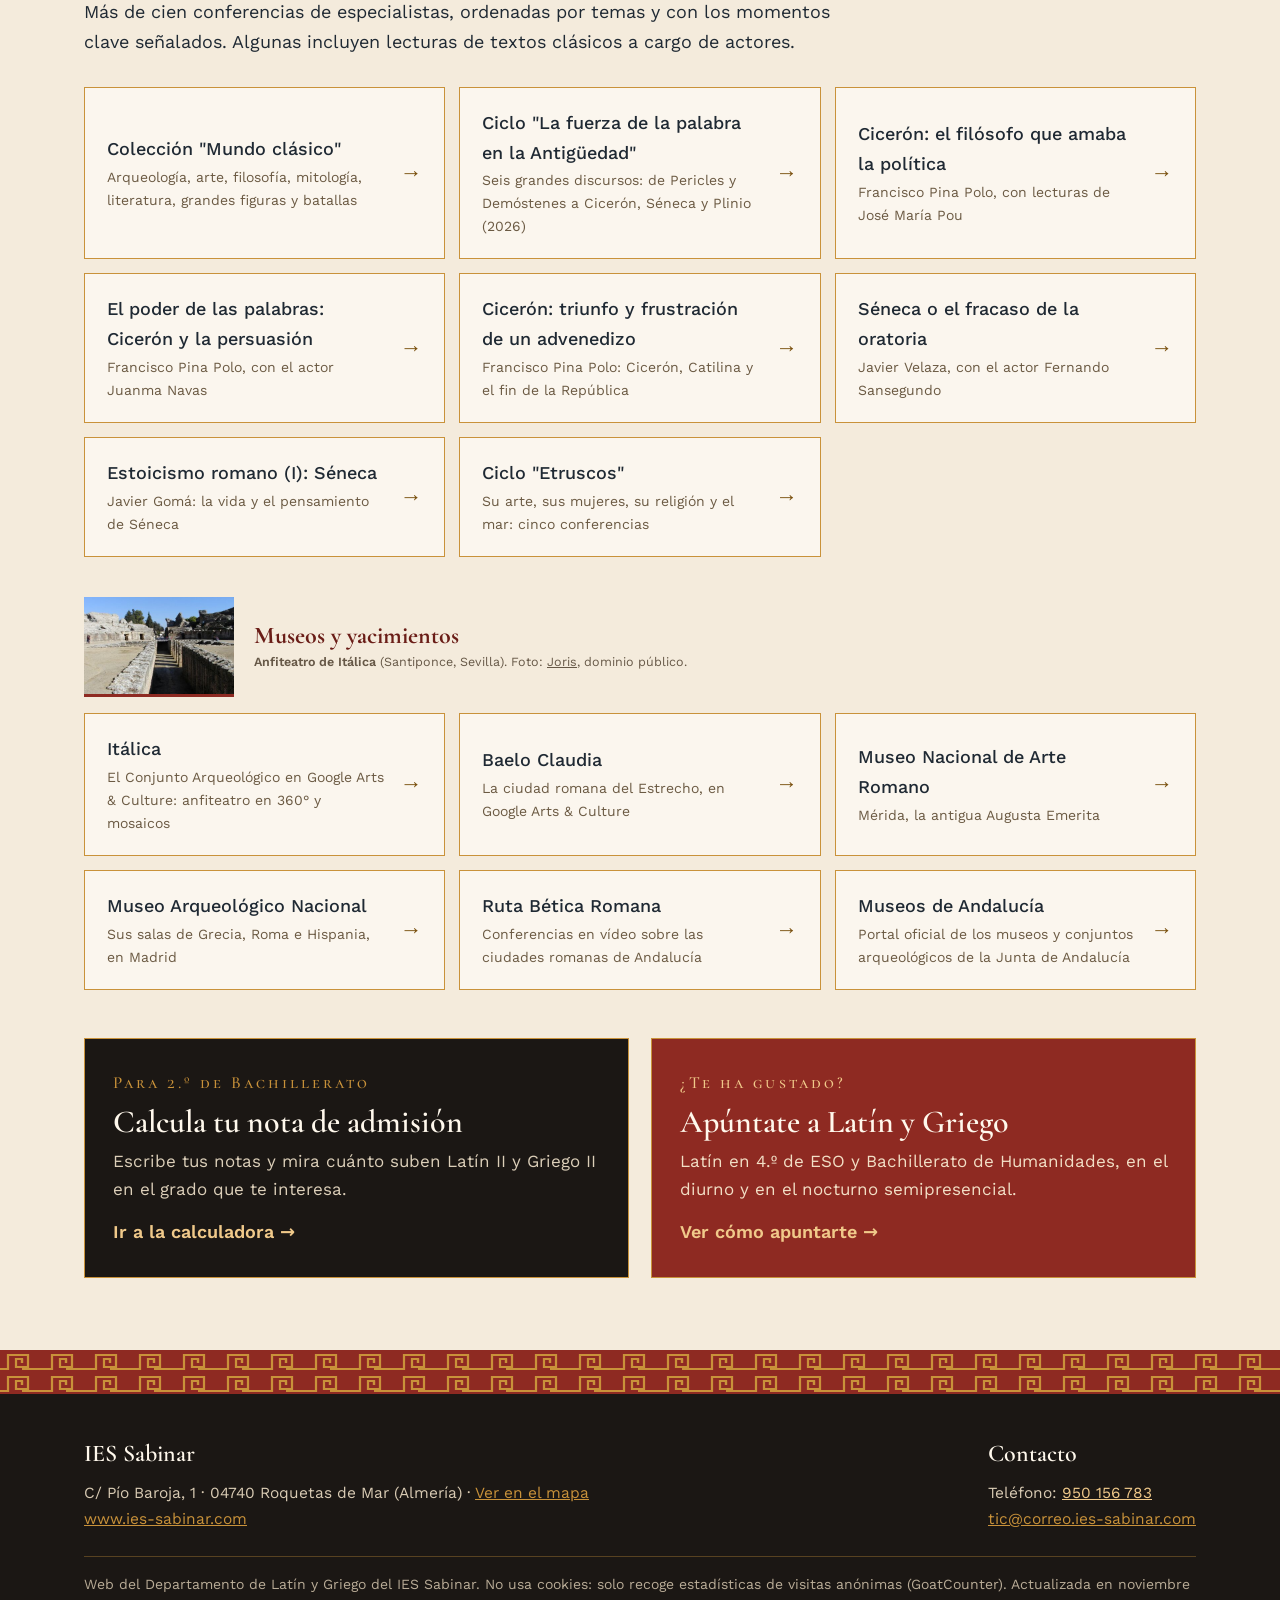
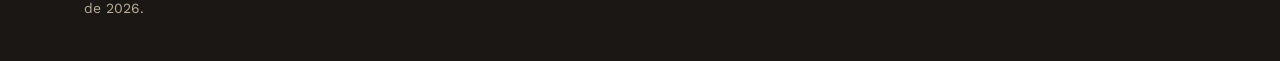
<file: aprende/index.html>
<!DOCTYPE html>
<html lang="es">
<head>
<meta charset="utf-8">
<meta name="viewport" content="width=device-width, initial-scale=1">
<title>Aprende y juega: etimología, tu nombre en griego y recursos · Latín y Griego · IES Sabinar</title>
<meta name="description" content="Juegos de etimología, tu nombre en letras griegas, la palabra de la semana, un día en clase de Latín y las fichas y recursos del Departamento de Latín y Griego del IES Sabinar.">
<link rel="canonical" href="https://latinygriegosabinar.github.io/aprende/">
<meta name="theme-color" content="#1B1714">
<link rel="icon" href="../favicon.ico" sizes="32x32">
<link rel="icon" href="../favicon.svg" type="image/svg+xml">
<link rel="apple-touch-icon" href="../apple-touch-icon.png">
<meta property="og:type" content="website">
<meta property="og:locale" content="es_ES">
<meta property="og:site_name" content="Latín y Griego · IES Sabinar">
<meta property="og:title" content="Aprende y juega · Latín y Griego · IES Sabinar">
<meta property="og:description" content="Juegos de etimología, tu nombre en letras griegas, la palabra de la semana, un día en clase de Latín y las fichas y recursos del Departamento de Latín y Griego del IES Sabinar.">
<meta property="og:url" content="https://latinygriegosabinar.github.io/aprende/">
<meta property="og:image" content="https://latinygriegosabinar.github.io/tarjeta-aprende.jpg">
<meta property="og:image:width" content="1200">
<meta property="og:image:height" content="630">
<meta property="og:image:alt" content="Latín y Griego, IES Sabinar: Aprende y juega. Prueba cuánto latín y griego sabes ya.">
<meta name="twitter:card" content="summary_large_image">
<meta name="twitter:image" content="https://latinygriegosabinar.github.io/tarjeta-aprende.jpg">
<link rel="preload" href="../fonts/cormorant-garamond-latin-600-normal.woff2" as="font" type="font/woff2" crossorigin>
<link rel="preload" href="../fonts/work-sans-latin-400-normal.woff2" as="font" type="font/woff2" crossorigin>
<link rel="stylesheet" href="../estilo.css">
</head>
<body>
<a class="saltar" href="#contenido">Saltar al contenido</a>

<header class="top">
  <div class="wrap">
    <a class="marca" href="../"><b>Latín y Griego</b><span>IES Sabinar · Roquetas de Mar</span></a>
    <nav aria-label="Secciones">
      <a href="../#eso">4.º de ESO</a>
      <a href="../#itinerario">Bachillerato</a>
      <a href="../#apuntarte">Apúntate</a>
      <a href="../adultos/">Adultos</a>
      <a href="./" aria-current="page">Aprende y juega</a>
      <a href="../noticias/">Noticias</a>
      <a href="../#contacto">Contacto</a>
    </nav>
  </div>
</header>

<main id="contenido">
<section class="cab-pag">
  <div class="wrap">
    <p class="eyebrow">Aprende y juega</p>
    <h1>Ya hablas latín y griego</h1>
    <p class="intro">Mira cómo es una clase, descubre de dónde vienen las palabras, escribe tu nombre con letras griegas y llévate las fichas del departamento.</p>
  </div>
</section>

<figure class="banda">
  <img src="../arte-bronce-artemisio-800.jpg" srcset="../arte-bronce-artemisio-800.jpg 800w, ../arte-bronce-artemisio.jpg 1600w" sizes="100vw" width="1600" height="640" fetchpriority="high" decoding="async" alt="Estatua griega de bronce de un dios barbado con los brazos extendidos, a punto de lanzar">
  <figcaption><b>El dios del cabo Artemisio</b> (Zeus o Poseidón), bronce griego de hacia 460 a. C. (Museo Arqueológico Nacional de Atenas). Foto: <a href="https://commons.wikimedia.org/wiki/File:Bronze_Zeus_or_Poseidon_NAMA_X_15161_Athens_Greece.jpg" target="_blank" rel="noopener">Jebulon<span class="vh"> (se abre en una pestaña nueva)</span></a>, <a href="https://creativecommons.org/publicdomain/zero/1.0/deed.es" target="_blank" rel="noopener">CC0<span class="vh"> (se abre en una pestaña nueva)</span></a>, recortada.</figcaption>
</figure>

<section id="undia" class="undia">
  <div class="wrap">
    <p class="eyebrow">Sesenta minutos</p>
    <h2>Un día en clase de Latín</h2>
    <p class="intro">No hace falta saber nada antes de entrar. Así puede ser una clase, de principio a fin.</p>
    <ol class="linea">
      <li><img class="dia-img" src="../dia-0.jpg" width="480" height="320" loading="lazy" decoding="async" alt="Letras del alfabeto griego de colores colgadas en la pared del aula"><span class="min">Minuto 0</span><h3>Una palabra para empezar</h3><p>Una palabra latina en la pizarra y todo lo que ha dejado en castellano: de <i lang="la">aqua</i>, agua, acuario, acueducto y acuático.</p></li>
      <li><img class="dia-img" src="../dia-10.jpg" width="480" height="320" loading="lazy" decoding="async" alt="Papiros con textos griegos y sus traducciones, escritos por el alumnado, en la pared del aula"><span class="min">Minuto 10</span><h3>Un texto delante</h3><p>Leemos en voz alta una frase o un texto breve. El latín se pronuncia casi como se escribe.</p></li>
      <li><img class="dia-img" src="../dia-20.jpg" width="480" height="320" loading="lazy" decoding="async" alt="Aula de Latín y Griego con la pizarra y el alfabeto griego encima"><span class="min">Minuto 20</span><h3>El puzle</h3><p>Cada terminación dice qué papel hace cada palabra. Analizamos, ordenamos y traducimos entre todos.</p></li>
      <li><img class="dia-img" src="../dia-40.jpg" width="480" height="320" loading="lazy" decoding="async" alt="Mosaico romano de Itálica con un pájaro sobre una rama"><span class="min">Minuto 40</span><h3>Roma y Grecia</h3><p>Un mito, una costumbre, un edificio o un personaje: lo que hay detrás del texto que acabamos de leer.</p></li>
      <li><img class="dia-img" src="../dia-50.jpg" width="480" height="320" loading="lazy" decoding="async" alt="Papiros hechos en el taller del aula, sobre una mesa"><span class="min">Minuto 50</span><h3>Ahora tú</h3><p>Un reto de etimología, un juego o un taller, como el de papiros que decora nuestra aula.</p></li>
    </ol>
    <p class="dia-cred">Fotos del aula de Latín y Griego del IES Sabinar. Mosaico de Itálica: foto de <a href="https://commons.wikimedia.org/wiki/File:Mosaico_de_los_P%C3%A1jaros,_ruinas_romanas_de_It%C3%A1lica,_Santiponce,_Sevilla,_Espa%C3%B1a,_2015-12-06,_DD_21.JPG" target="_blank" rel="noopener">Diego Delso<span class="vh"> (se abre en una pestaña nueva)</span></a>, <a href="https://creativecommons.org/licenses/by-sa/4.0/deed.es" target="_blank" rel="noopener">CC BY-SA 4.0<span class="vh"> (se abre en una pestaña nueva)</span></a>, recortada.</p>
    <p class="orient">Este esquema es orientativo: no todas las clases son iguales ni siguen este orden. Hay días de taller, de lectura, de repaso o de salida.</p>
    <div class="frase">
      <h3>Prueba el puzle</h3>
      <p class="ayuda">Pulsa cada palabra de esta frase para descubrir qué hace en ella.</p>
      <div class="palabras" lang="la">
        <button type="button" aria-pressed="false" data-p="&lt;b&gt;Magister&lt;/b&gt;, &quot;el profesor&quot;. Es quien hace la acción: el sujeto. De aquí vienen maestro, magisterio y máster.">Magister</button>
        <button type="button" aria-pressed="false" data-p="&lt;b&gt;discipulis&lt;/b&gt;, &quot;a los alumnos&quot;. La terminación -is indica a quién se cuenta: el complemento indirecto. De aquí vienen discípulo y disciplina.">discipulis</button>
        <button type="button" aria-pressed="false" data-p="&lt;b&gt;fabulam&lt;/b&gt;, &quot;una historia&quot;. La terminación -am indica qué se cuenta: el complemento directo. De aquí vienen fábula, fabuloso y, por evolución, habla.">fabulam</button>
        <button type="button" aria-pressed="false" data-p="&lt;b&gt;narrat&lt;/b&gt;, &quot;cuenta&quot;. La -t final indica que lo hace él o ella. El verbo suele ir al final. De aquí vienen narrar y narrador.">narrat</button>
      </div>
      <p class="pista" id="pista" aria-live="polite">El latín no tiene artículos y el orden de las palabras es libre: lo que manda es la terminación.</p>
      <p class="solucion" id="solucion" hidden>"El profesor cuenta una historia a los alumnos."</p>
    </div>
  </div>
</section>
<script>
(function(){var bs=document.querySelectorAll('.frase button'),p=document.getElementById('pista'),so=document.getElementById('solucion'),v={};
bs.forEach(function(b,i){b.addEventListener('click',function(){bs.forEach(function(x){x.setAttribute('aria-pressed','false')});b.setAttribute('aria-pressed','true');p.innerHTML=b.dataset.p;v[i]=1;if(Object.keys(v).length===bs.length)so.hidden=false;});});})();
</script>

<section id="palabra" class="palabra-sem" aria-label="La palabra de la semana">
  <div class="wrap">
    <div class="tablilla"><div class="tablilla-in">
      <p class="eyebrow">La palabra de la semana</p>
      <span class="lat" lang="la">Candidatus</span>
      <span class="es">candidato: "vestido de blanco"</span>
      <p>En Roma, quienes aspiraban a un cargo público llevaban una toga blanqueada para hacerse notar. De ahí viene nuestro "candidato", y también "cándido".</p>
    </div></div>
  </div>
</section>

<section id="juego" class="juego">
  <div class="wrap">
    <div class="caja">
      <p class="eyebrow">Un juego</p>
      <h2>¿De dónde viene esta palabra?</h2>
      <div id="j-zona">
        <p class="cont" id="j-cont"></p>
        <p class="preg">¿Qué significaba en su origen?</p>
        <p class="pal" id="j-pal"></p>
        <div class="ops" id="j-ops"></div>
        <p class="exp" id="j-exp" aria-live="polite"></p>
        <button type="button" class="sig" id="j-sig" hidden>Siguiente palabra →</button>
      </div>
      <noscript><p>Este juego necesita JavaScript.</p></noscript>
    </div>
  </div>
</section>
<script>
(function(){
var P=[
["músculo","ratoncito",["fuerza","cuerda tensa"],"Del latín <i lang=\"la\">musculus</i>, diminutivo de <i lang=\"la\">mus</i>, \"ratón\": al moverse bajo la piel, a los romanos les recordaba un ratoncillo."],
["salario","pago en sal",["trabajo del día","moneda de plata"],"Del latín <i lang=\"la\">salarium</i>, de <i lang=\"la\">sal</i>: la paga que recibían los soldados para comprar sal."],
["candidato","vestido de blanco",["el que promete","elegido por el pueblo"],"Del latín <i lang=\"la\">candidatus</i>: quien aspiraba a un cargo llevaba la toga blanqueada. También viene de ahí \"cándido\"."],
["alumno","el que es alimentado",["el que no tiene luz","el que escucha"],"Del latín <i lang=\"la\">alumnus</i>, del verbo <i lang=\"la\">alere</i>, \"alimentar, criar\". Lo de \"sin luz\" es una leyenda muy repetida, pero falsa."],
["escuela","tiempo libre",["casa de niños","lugar de silencio"],"Del griego <span lang=\"grc\">σχολή</span> (<i>scholé</i>), \"ocio\": el tiempo que queda libre para aprender."],
["cementerio","dormitorio",["tierra sagrada","lugar de piedra"],"Del griego <span lang=\"grc\">κοιμητήριον</span> (<i>koimetérion</i>), \"lugar para dormir\"."],
["hipopótamo","caballo de río",["cerdo gigante","bestia del barro"],"Del griego <span lang=\"grc\">ἵππος</span>, \"caballo\", y <span lang=\"grc\">ποταμός</span>, \"río\". Como en \"hipódromo\" y \"Mesopotamia\"."],
["pupila","niñita",["agujero pequeño","espejo"],"Del latín <i lang=\"la\">pupilla</i>, \"niña pequeña, muñequita\": la figurita que ves reflejada en el ojo de quien te mira. Por eso también se llama \"la niña del ojo\"."],
["cálculo","piedrecita",["cuenta con los dedos","número exacto"],"Del latín <i lang=\"la\">calculus</i>, \"guijarro\": los romanos contaban con piedrecitas. Por eso también se llaman cálculos las piedras del riñón."],
["virus","veneno",["vida diminuta","fuerza"],"Del latín <i lang=\"la\">virus</i>, \"veneno, jugo dañino\"."],
["compañero","el que comparte el pan",["el que camina al lado","el que lucha contigo"],"Del latín <i lang=\"la\">cum</i>, \"con\", y <i lang=\"la\">panis</i>, \"pan\": compañeros son los que comen del mismo pan."],
["planeta","errante",["esfera","hijo del sol"],"Del griego <span lang=\"grc\">πλανήτης</span> (<i>planétes</i>), \"vagabundo\": los astros que se mueven entre las estrellas fijas."],
["democracia","poder del pueblo",["ley de todos","ciudad libre"],"Del griego <span lang=\"grc\">δῆμος</span>, \"pueblo\", y <span lang=\"grc\">κράτος</span>, \"poder\"."],
["dinosaurio","lagarto terrible",["dragón antiguo","hueso gigante"],"Del griego <span lang=\"grc\">δεινός</span>, \"terrible\", y <span lang=\"grc\">σαῦρος</span>, \"lagarto\". La palabra se inventó en el siglo XIX con raíces griegas."]
];
var N=6,ronda,i,ac;
function mez(a){a=a.slice();for(var k=a.length-1;k>0;k--){var j=Math.floor(Math.random()*(k+1)),t=a[k];a[k]=a[j];a[j]=t}return a}
var $=function(x){return document.getElementById(x)},zona=$('j-zona'),plant=zona.innerHTML;
function empezar(){zona.innerHTML=plant;ronda=mez(P).slice(0,N);i=0;ac=0;$('j-sig').addEventListener('click',function(){i++;i<N?pinta():fin()});pinta()}
function pinta(){var q=ronda[i];$('j-cont').textContent='Palabra '+(i+1)+' de '+N;$('j-pal').textContent=q[0];$('j-exp').innerHTML='';$('j-sig').hidden=true;var o=$('j-ops');o.innerHTML='';
mez([q[1]].concat(q[2])).forEach(function(t){var b=document.createElement('button');b.type='button';b.textContent=t.charAt(0).toUpperCase()+t.slice(1);b.addEventListener('click',function(){var ok=t===q[1];if(ok)ac++;
[].forEach.call(o.children,function(x){x.disabled=true;if(x.textContent.toLowerCase()===q[1])x.className='bien'});if(!ok)b.className='mal';
$('j-exp').innerHTML='<b>'+(ok?'¡Correcto! ':'Casi. ')+'</b>'+q[3];var s=$('j-sig');s.textContent=i<N-1?'Siguiente palabra →':'Ver resultado →';s.hidden=false;s.focus()});o.appendChild(b)})}
function fin(){var m=ac===N?'¡Optime! Tienes madera de filólogo.':ac>=N-2?'¡Muy bien! Ya hablas latín y griego sin saberlo.':'Las palabras guardan sorpresas. Prueba otra vez: salen palabras distintas.';
zona.innerHTML='<p class="final" tabindex="-1" id="j-fin">Has acertado '+ac+' de '+N+'.</p><p class="preg">'+m+'</p><button type="button" class="sig" id="j-otra">Jugar otra vez</button>';$('j-otra').addEventListener('click',empezar);$('j-fin').focus()}
empezar();
})();
</script>

<section id="nombre" class="nombre">
  <div class="wrap">
    <div class="caja">
      <p class="eyebrow">Otro juego</p>
      <h2>Escribe tu nombre en griego</h2>
      <p class="intro">Teclea tu nombre y míralo con las letras del alfabeto griego, las mismas que usaron Homero y Platón.</p>
      <label for="n-in">Tu nombre</label>
      <input id="n-in" type="text" maxlength="24" autocomplete="off" autocapitalize="words" spellcheck="false" placeholder="Por ejemplo, Lucía">
      <p class="gr" id="n-gr" lang="el" aria-live="polite"></p>
      <p class="letras" id="n-let"></p>
      <p class="propio" id="n-pro" hidden></p>
      <p class="nota">Es una adaptación aproximada, letra a letra y por el sonido: el griego no tiene todos los sonidos del castellano (la "ch", la "j" o la "ñ" se escriben con la letra más parecida). No se guarda ni se envía nada de lo que escribas.</p>
    </div>
  </div>
</section>
<script>
(function(){
var NOM={alfa:'α',beta:'β',gamma:'γ',delta:'δ',épsilon:'ε',dseta:'ζ',eta:'η',zeta:'θ',iota:'ι',kappa:'κ',lambda:'λ',my:'μ',ny:'ν',xi:'ξ',ómicron:'ο',pi:'π',rho:'ρ',sigma:'σ',tau:'τ',ípsilon:'υ',fi:'φ',ji:'χ',psi:'ψ',omega:'ω'},L={};
for(var k in NOM)L[NOM[k]]=k;L['ς']='sigma';
var AC={'á':'ά','é':'έ','í':'ί','ó':'ό','ú':'ού'},V={a:'α',e:'ε',i:'ι',o:'ο',u:'ου',y:'ι'},
C={b:'β',v:'β',d:'δ',f:'φ',k:'κ',l:'λ',m:'μ',n:'ν',p:'π',r:'ρ',s:'σ',t:'τ',x:'ξ',z:'ζ',j:'χ',w:'ου','ñ':'νι','ç':'σ'};
var PROP={alejandro:['Ἀλέξανδρος','el que protege a los hombres'],alejandra:['Ἀλεξάνδρα','la que protege a los hombres'],sofia:['Σοφία','sabiduría'],irene:['Εἰρήνη','paz'],andres:['Ἀνδρέας','valiente'],andrea:['Ἀνδρέας','valiente'],jorge:['Γεώργιος','el que trabaja la tierra'],nicolas:['Νικόλαος','victoria del pueblo'],felipe:['Φίλιππος','amigo de los caballos'],angel:['Ἄγγελος','mensajero'],angela:['Ἀγγέλα','mensajera'],esteban:['Στέφανος','corona'],estefania:['Στεφανία','corona'],pedro:['Πέτρος','piedra'],teodoro:['Θεόδωρος','regalo de dios'],dorotea:['Δωροθέα','regalo de dios'],zoe:['Ζωή','vida'],melisa:['Μέλισσα','abeja'],eugenia:['Εὐγενία','bien nacida'],eugenio:['Εὐγένιος','bien nacido'],sebastian:['Σεβαστιανός','venerable'],gregorio:['Γρηγόριος','vigilante'],hector:['Ἕκτωρ','el héroe que defendió Troya'],penelope:['Πηνελόπη','la esposa de Ulises'],elena:['Ἑλένη','la Helena de Troya'],helena:['Ἑλένη','la Helena de Troya']};
function sinA(t){return t.normalize('NFD').replace(/[\u0301\u0308]/g,'').normalize('NFC')}
function tr(w){var o='',i=0,c,n;w=w.toLowerCase();
while(i<w.length){c=w[i];n=w[i+1]||'';
if(c==='c'&&n==='h'){o+='χ';i+=2;continue}
if(c==='l'&&n==='l'){o+='λλ';i+=2;continue}
if(c==='p'&&n==='h'){o+='φ';i+=2;continue}
if(c==='t'&&n==='h'){o+='θ';i+=2;continue}
if(c==='p'&&n==='s'){o+='ψ';i+=2;continue}
if(c==='o'&&n==='u'){o+='ου';i+=2;continue}
if(c==='q'){o+='κ';i+=(n==='u'?2:1);continue}
if(c==='g'){var m=sinA(n);if(n==='u'&&/[eiéí]/.test(w[i+2]||'')){o+='γ';i+=2;continue}if(n==='ü'){o+='γου';i+=2;continue}o+=(m==='e'||m==='i')?'χ':'γ';i++;continue}
if(c==='c'){var m2=sinA(n);o+=(m2==='e'||m2==='i')?'σ':'κ';i++;continue}
if(c==='h'){i++;continue}
if(AC[c]){o+=AC[c];i++;continue}
if(c==='ü'){o+='ου';i++;continue}
if(V[c]){o+=V[c];i++;continue}
if(C[c]){o+=C[c];i++;continue}
if(c===' '||c==='-'){o+=c;i++;continue}
i++}
return o.split(/([ -])/).map(function(p){if(p===' '||p==='-'||!p)return p;p=p.replace(/σ$/,'ς');return p.charAt(0).toUpperCase()+p.slice(1)}).join('')}
var inp=document.getElementById('n-in'),gr=document.getElementById('n-gr'),let_=document.getElementById('n-let'),pro=document.getElementById('n-pro');
function pinta(){var v=inp.value.trim(),g=tr(v);gr.textContent=g;
var ls=[];sinA(g.toLowerCase()).replace(/[ -]/g,'').split('').forEach(function(ch){if(L[ch])ls.push(L[ch])});
let_.textContent=ls.length?'Letras: '+ls.join(', ')+'.':'';
var p=PROP[sinA(v.toLowerCase()).replace(/ñ/g,'n')];
if(p){pro.hidden=false;pro.innerHTML='Tu nombre ya es griego. En griego antiguo se escribe <b lang="grc">'+p[0]+'</b> y significa "'+p[1]+'".'}else{pro.hidden=true;pro.textContent=''}}
inp.addEventListener('input',pinta);
})();
</script>

<section id="recursos" class="recursos">
  <div class="wrap">
    <p class="eyebrow">Para alumnado y familias</p>
    <h2>Recursos</h2>
    <p class="intro">Todo el material del departamento está en la biblioteca de recursos de la web del IES Sabinar. Aquí tienes acceso directo a lo más útil.</p>
    <h3 class="subrec">Para estudiar</h3>
    <div class="grid">
      <a class="recurso" href="https://www.ies-sabinar.com/carpetas/126/preparar-la-pevau-de-latin-ii-y-griego-ii" target="_blank" rel="noopener"><img class="mini" src="../portada-pau.jpg" width="240" height="320" loading="lazy" decoding="async" alt=""><div>Preparar la PAU<small>Orientaciones oficiales y exámenes de Latín II y Griego II</small></div><span class="f">→</span><span class="vh"> (se abre en una pestaña nueva)</span></a>
      <a class="recurso" href="https://www.ies-sabinar.com/uploads/40635-latin-ii-en-la-pau-latin-y-griego-ies-sabinar.pdf" target="_blank" rel="noopener"><img class="mini" src="../portada-40635.jpg" width="240" height="320" loading="lazy" decoding="async" alt=""><div>Latín II en la PAU<small>Cómo es el examen, qué cambia este curso y cómo lo preparamos</small></div><span class="f">→</span><span class="vh"> (se abre en una pestaña nueva)</span></a>
      <a class="recurso" href="https://www.ies-sabinar.com/uploads/63390-griego-ii-en-la-pau-latin-y-griego-ies-sabinar.pdf" target="_blank" rel="noopener"><img class="mini" src="../portada-63390.jpg" width="240" height="320" loading="lazy" decoding="async" alt=""><div>Griego II en la PAU<small>Cómo es el examen, qué dice la coordinación y cómo lo preparamos</small></div><span class="f">→</span><span class="vh"> (se abre en una pestaña nueva)</span></a>
      <a class="recurso" href="https://www.ies-sabinar.com/carpetas/127/aprende-latin-y-griego" target="_blank" rel="noopener"><img class="mini" src="../portada-aprende.jpg" width="240" height="320" loading="lazy" decoding="async" alt=""><div>Aprende latín y griego<small>Fichas, diccionarios y recursos en línea</small></div><span class="f">→</span><span class="vh"> (se abre en una pestaña nueva)</span></a>
      <a class="recurso" href="https://www.ies-sabinar.com/uploads/39007-el-alfabeto-griego-latin-y-griego-ies-sabinar.pdf" target="_blank" rel="noopener"><img class="mini" src="../portada-39007.jpg" width="240" height="320" loading="lazy" decoding="async" alt=""><div>El alfabeto griego<small>Ficha 1: las 24 letras y sus palabras</small></div><span class="f">→</span><span class="vh"> (se abre en una pestaña nueva)</span></a>
      <a class="recurso" href="https://www.ies-sabinar.com/uploads/15663-del-latin-al-castellano-latin-y-griego-ies-sabinar.pdf" target="_blank" rel="noopener"><img class="mini" src="../portada-15663.jpg" width="240" height="320" loading="lazy" decoding="async" alt=""><div>Del latín al castellano<small>Ficha 2: reglas de evolución fonética</small></div><span class="f">→</span><span class="vh"> (se abre en una pestaña nueva)</span></a>
      <a class="recurso" href="https://www.ies-sabinar.com/uploads/56258-latin-vivo-latin-y-griego-ies-sabinar.pdf" target="_blank" rel="noopener"><img class="mini" src="../portada-56258.jpg" width="240" height="320" loading="lazy" decoding="async" alt=""><div>Latín vivo<small>Ficha 3: expresiones latinas de hoy</small></div><span class="f">→</span><span class="vh"> (se abre en una pestaña nueva)</span></a>
      <a class="recurso" href="https://www.ies-sabinar.com/uploads/47325-turaniana-la-roquetas-romana-latin-y-griego-ies-sabinar.pdf" target="_blank" rel="noopener"><img class="mini" src="../portada-47325.jpg" width="240" height="320" loading="lazy" decoding="async" alt=""><div>Turaniana: la Roquetas romana<small>Ficha 4: historia, yacimiento y palabras latinas</small></div><span class="f">→</span><span class="vh"> (se abre en una pestaña nueva)</span></a>
      <a class="recurso" href="https://www.ies-sabinar.com/uploads/51750-mitologia-en-tu-dia-a-dia-latin-y-griego-ies-sabinar.pdf" target="_blank" rel="noopener"><img class="mini" src="../portada-51750.jpg" width="240" height="320" loading="lazy" decoding="async" alt=""><div>Mitología en tu día a día<small>Ficha 5: dioses y héroes en las palabras de hoy</small></div><span class="f">→</span><span class="vh"> (se abre en una pestaña nueva)</span></a>
    </div>
    <h3 class="subrec">Para conocernos</h3>
    <div class="grid">
      <div class="recurso2 con-mini"><img class="mini" src="../portada-99269.jpg" width="240" height="320" loading="lazy" decoding="async" alt=""><div class="r2c"><span>Tríptico del Bachillerato de Humanidades</span><span class="vers"><a href="https://www.ies-sabinar.com/uploads/99269-0-172785363835926173.pdf" aria-label="Tríptico del Bachillerato de Humanidades, versión digital a color (se abre en una pestaña nueva)" target="_blank" rel="noopener">Versión digital, a color →</a><a href="https://www.ies-sabinar.com/uploads/44786-triptico-bachillerato-humanidades-imprimir-ies-sabinar-2026-27.pdf" aria-label="Tríptico del Bachillerato de Humanidades, versión para imprimir (se abre en una pestaña nueva)" target="_blank" rel="noopener">Para imprimir →</a></span></div></div>
      <a class="recurso" href="https://www.ies-sabinar.com/uploads/20257-por-que-elegir-humanidades-familias-ies-sabinar-2026-27.pdf" target="_blank" rel="noopener"><img class="mini" src="../portada-20257.jpg" width="240" height="320" loading="lazy" decoding="async" alt=""><div>¿Por qué elegir Humanidades?<small>Guía para familias de 3.º y 4.º de ESO</small></div><span class="f">→</span><span class="vh"> (se abre en una pestaña nueva)</span></a>
      <a class="recurso" href="https://www.ies-sabinar.com/uploads/103090-bachillerato-de-humanidades-ies-sabinar-2026-27.pdf" target="_blank" rel="noopener"><img class="mini" src="../portada-103090.jpg" width="240" height="320" loading="lazy" decoding="async" alt=""><div>Bachillerato de Humanidades<small>Diurno y nocturno, en imágenes</small></div><span class="f">→</span><span class="vh"> (se abre en una pestaña nueva)</span></a>
      <a class="recurso" href="https://www.ies-sabinar.com/uploads/49591-0-6717641506232997776.pdf" target="_blank" rel="noopener"><img class="mini" src="../portada-49591.jpg" width="240" height="320" loading="lazy" decoding="async" alt=""><div>Latín en 4.º de ESO<small>Qué es y qué harás en clase</small></div><span class="f">→</span><span class="vh"> (se abre en una pestaña nueva)</span></a>
      <div class="recurso2 con-mini"><img class="mini" src="../portada-101250.jpg" width="240" height="320" loading="lazy" decoding="async" alt=""><div class="r2c"><span>Tríptico de Latín en 4.º de ESO</span><span class="vers"><a href="https://www.ies-sabinar.com/uploads/101250-triptico-latin-4-eso-ies-sabinar-2026-27.pdf" aria-label="Tríptico de Latín en 4.º de ESO, versión digital a color (se abre en una pestaña nueva)" target="_blank" rel="noopener">Versión digital, a color →</a><a href="https://www.ies-sabinar.com/uploads/62460-triptico-latin-4-eso-imprimir-ies-sabinar-2026-27.pdf" aria-label="Tríptico de Latín en 4.º de ESO, versión para imprimir (se abre en una pestaña nueva)" target="_blank" rel="noopener">Para imprimir →</a></span></div></div>
      <a class="recurso" href="https://www.ies-sabinar.com/uploads/49961-bachillerato-para-personas-adultas-ies-sabinar-2026-27-2.pdf" target="_blank" rel="noopener"><img class="mini" src="../portada-49961.jpg" width="240" height="320" loading="lazy" decoding="async" alt=""><div>Bachillerato para personas adultas<small>Horario, requisitos y matrícula</small></div><span class="f">→</span><span class="vh"> (se abre en una pestaña nueva)</span></a>
      <div class="recurso2 con-mini"><img class="mini" src="../portada-16439.jpg" width="240" height="320" loading="lazy" decoding="async" alt=""><div class="r2c"><span>Tríptico del Bachillerato para personas adultas</span><span class="vers"><a href="https://www.ies-sabinar.com/uploads/16439-triptico-bachillerato-humanidades-adultos-ies-sabinar-digital.pdf" aria-label="Tríptico del Bachillerato para personas adultas, versión digital a color (se abre en una pestaña nueva)" target="_blank" rel="noopener">Versión digital, a color →</a><a href="https://www.ies-sabinar.com/uploads/47632-triptico-bachillerato-humanidades-adultos-ies-sabinar-imprimir.pdf" aria-label="Tríptico del Bachillerato para personas adultas, versión para imprimir (se abre en una pestaña nueva)" target="_blank" rel="noopener">Para imprimir →</a></span></div></div>
      <a class="recurso" href="https://www.ies-sabinar.com/departamentos" target="_blank" rel="noopener"><img class="mini" src="../portada-programaciones.svg" width="240" height="320" loading="lazy" decoding="async" alt=""><div>Programaciones didácticas<small>En la página de Departamentos</small></div><span class="f">→</span><span class="vh"> (se abre en una pestaña nueva)</span></a>
      <a class="recurso" href="https://www.ies-sabinar.com/recursos/10/latin-y-griego" target="_blank" rel="noopener"><img class="mini" src="../portada-biblioteca.jpg" width="240" height="320" loading="lazy" decoding="async" alt=""><div>Biblioteca de recursos<small>Todo el material del departamento</small></div><span class="f">→</span><span class="vh"> (se abre en una pestaña nueva)</span></a>
    </div>
  </div>
</section>

<section id="latin-i" class="recursos">
  <div class="wrap">
    <p class="eyebrow">Hechos en el departamento</p>
    <h2>Latín I en abierto</h2>
    <p class="intro">Situaciones de aprendizaje elaboradas por Marcelo Antonio Lorente Lindes para el proyecto de Recursos Educativos Abiertos de Latín I de la Consejería de Desarrollo Educativo y Formación Profesional de la Junta de Andalucía. Son materiales libres y gratuitos, publicados en CREA, el portal de Educación Permanente, y se abren en el navegador sin descargar nada.</p>
    <h3 class="subrec">Bloque 1: Todos los caminos llevan a Roma</h3>
    <div class="grid">
      <div class="recurso2 sda"><img class="sda-img" src="../rea-loba-capitolina.jpg" width="900" height="600" loading="lazy" decoding="async" alt="Escultura de bronce de una loba que amamanta a dos niños, Rómulo y Remo"><span class="sda-ante">Situación de aprendizaje 1.2</span><span class="sda-tit"><i lang="la">Ab origine</i></span><small>El latín como lengua flexiva y la primera declinación; palabras patrimoniales y cultismos; el mito de Rómulo y Remo.</small><span class="vers"><a href="https://edea.juntadeandalucia.es/bancorecursos/file/a14b5cd3-869c-4f92-bd92-83dcd10b03ad/1/LT1_B1_SdA2_Contenidos_v01_web.zip/index.html" aria-label="Contenidos de la situación de aprendizaje 1.2, Ab origine (se abre en una pestaña nueva)" target="_blank" rel="noopener">Contenidos de la unidad →</a><a href="https://edea.juntadeandalucia.es/bancorecursos/file/f847f950-d814-430b-81c3-75ac3211ecd1/1/LT1_B1_SdA2_Reto_1_v01_web.zip/index.html" aria-label="Reto de la situación de aprendizaje 1.2, Ab origine: El descodificador de textos (se abre en una pestaña nueva)" target="_blank" rel="noopener">Reto: "El descodificador de textos" →</a></span><p class="sda-cred"><b>Loba Capitolina</b> (Museos Capitolinos, Roma). Foto: <a href="https://commons.wikimedia.org/wiki/File:Capitoline_she-wolf_Musei_Capitolini_MC1181.jpg" target="_blank" rel="noopener">Jastrow<span class="vh"> (se abre en una pestaña nueva)</span></a>, dominio público.</p></div>
      <div class="recurso2 sda"><img class="sda-img" src="../rea-fasti-antiates.jpg" width="900" height="600" loading="lazy" decoding="async" alt="Fragmentos de un calendario romano pintado con letras rojas sobre yeso"><span class="sda-ante">Situación de aprendizaje 1.4</span><span class="sda-tit"><i lang="la">Ab urbe condita</i></span><small>La segunda declinación; el tiempo y el calendario en Roma; taller de textos; la monarquía romana.</small><span class="vers"><a href="https://edea.juntadeandalucia.es/bancorecursos/file/5dcb1317-c644-4440-b609-c76437dd81a1/1/LT1_B1_SdA4_Contenidos_v01_web.zip/index.html" aria-label="Contenidos de la situación de aprendizaje 1.4, Ab urbe condita (se abre en una pestaña nueva)" target="_blank" rel="noopener">Contenidos de la unidad →</a><a href="https://edea.juntadeandalucia.es/bancorecursos/file/46d81833-7472-4658-95d5-fe5c7edef83f/1/LT1_B1_SdA4_Reto_1_v01_web.zip/index.html" aria-label="Reto de la situación de aprendizaje 1.4, Ab urbe condita: Los siete reyes y los orígenes de Roma (se abre en una pestaña nueva)" target="_blank" rel="noopener">Reto: "Los siete reyes y los orígenes de Roma" →</a></span><p class="sda-cred"><b>Calendario de Anzio</b> (<i lang="la">Fasti Antiates maiores</i>, 84-55 a. C.; Palacio Massimo, Roma). En el centro se lee ROMA COND, el día de la fundación de Roma. Foto: <a href="https://commons.wikimedia.org/wiki/File:Fasti_annales,_calendario_numano,_pannello_maggiore_dei_Fasti_Antiates,_84-55_a.C._Palazzo_Massimo_alle_Terme_-FG2.jpg" target="_blank" rel="noopener">Fabrizio Garrisi<span class="vh"> (se abre en una pestaña nueva)</span></a>, <a href="https://creativecommons.org/publicdomain/zero/1.0/deed.es" target="_blank" rel="noopener">CC0<span class="vh"> (se abre en una pestaña nueva)</span></a>, recortada.</p></div>
      <div class="recurso2 sda"><img class="sda-img" src="../rea-denario-sabinas.jpg" width="900" height="600" loading="lazy" decoding="async" alt="Las dos caras de una moneda romana de plata: la cabeza barbada del rey sabino Tacio y dos soldados romanos que se llevan a dos mujeres"><span class="sda-ante">Situación de aprendizaje 1.5</span><span class="sda-tit"><i lang="la">Sabinarum raptus</i></span><small>Los adjetivos de la primera clase; evolución fonética y latinismos; el rapto de las sabinas; el porfolio y los derechos de autor.</small><span class="vers"><a href="https://edea.juntadeandalucia.es/bancorecursos/file/3d27d53b-4f7b-4903-a9ca-5de858a8bed2/1/LT1_B1_SdA5_Contenidos_v01_web.zip/index.html" aria-label="Contenidos de la situación de aprendizaje 1.5, Sabinarum raptus (se abre en una pestaña nueva)" target="_blank" rel="noopener">Contenidos de la unidad →</a><a href="https://edea.juntadeandalucia.es/bancorecursos/file/627d8cc8-f764-4c73-9385-f396e7abdbb1/1/LT1_B1_SdA5_Reto_1_v01_web.zip/index.html" aria-label="Reto de la situación de aprendizaje 1.5, Sabinarum raptus: El rapto de las sabinas: de las fuentes clásicas a nuestro porfolio digital (se abre en una pestaña nueva)" target="_blank" rel="noopener">Reto: "El rapto de las sabinas: de las fuentes clásicas a nuestro porfolio digital" →</a></span><p class="sda-cred"><b>Denario de L. Titurio Sabino</b> (89 a. C.): el rey sabino Tacio y el rapto de las sabinas. Foto: <a href="https://commons.wikimedia.org/wiki/File:L._Titurius_L.f._Sabinus._denarius,_89_BC,_RRC_344-1a.jpg" target="_blank" rel="noopener">Classical Numismatic Group<span class="vh"> (se abre en una pestaña nueva)</span></a>, <a href="https://creativecommons.org/licenses/by-sa/2.5/deed.es" target="_blank" rel="noopener">CC BY-SA 2.5<span class="vh"> (se abre en una pestaña nueva)</span></a>, con fondo ampliado.</p></div>
    </div>
    <p class="crea"><a href="https://www.juntadeandalucia.es/educacion/permanente/materiales/index.php?etapa=3&amp;materia=369#space" target="_blank" rel="noopener">Ver el curso completo de Latín I en CREA (Junta de Andalucía) →<span class="vh"> (se abre en una pestaña nueva)</span></a></p>
  </div>
</section>

<section id="enlaces" class="recursos">
  <div class="wrap">
    <p class="eyebrow">Para seguir aprendiendo</p>
    <h2>Enlaces recomendados</h2>
    <p class="intro">Una selección de páginas en español, gratuitas y de instituciones de confianza, para aprender, leer, escuchar y visitar el mundo clásico. Te llevan a la web de cada institución.</p>
    <div class="grupo-cab"><img src="../enl-aprender.jpg" width="450" height="300" loading="lazy" decoding="async" alt="Pintura romana: retrato de una joven que se lleva un estilo a los labios y sostiene unas tablillas de escribir"><div><h3 class="subrec">Para aprender y estar al día</h3><p class="grupo-cred"><b>Joven con tablillas y estilo</b>, la llamada "Safo" (Pompeya, siglo I; Museo Arqueológico Nacional de Nápoles). Foto: <a href="https://commons.wikimedia.org/wiki/File:Pompei_-_Sappho_-_MAN.jpg" target="_blank" rel="noopener">WolfgangRieger<span class="vh"> (se abre en una pestaña nueva)</span></a>, dominio público.</p></div></div>
    <div class="grid">
      <a class="recurso" href="https://www.culturaclasica.com/" target="_blank" rel="noopener"><div>Cultura Clásica<small>Noticias, recursos, certámenes y defensa del latín y el griego</small></div><span class="f">→</span><span class="vh"> (se abre en una pestaña nueva)</span></a>
      <a class="recurso" href="https://www.estudiosclasicos.org/" target="_blank" rel="noopener"><div>Sociedad Española de Estudios Clásicos<small>La asociación de referencia, con apartado para Secundaria</small></div><span class="f">→</span><span class="vh"> (se abre en una pestaña nueva)</span></a>
      <a class="recurso" href="https://www.cervantesvirtual.com/portales/literatura/autores_clasicos/" target="_blank" rel="noopener"><div>Autores clásicos griegos y latinos<small>Obras traducidas para leer en línea (Biblioteca Virtual Miguel de Cervantes)</small></div><span class="f">→</span><span class="vh"> (se abre en una pestaña nueva)</span></a>
    </div>
    <div class="grupo-cab"><img src="../enl-lengua.jpg" width="450" height="300" loading="lazy" decoding="async" alt="Letras romanas de bronce en el friso del Panteón de Roma: AGRIPPA"><div><h3 class="subrec">Lengua y diccionarios</h3><p class="grupo-cred"><b>Inscripción de Agripa</b> en el Panteón de Roma. Foto: <a href="https://commons.wikimedia.org/wiki/File:Agrippa_inscription_on_the_frieze_of_the_Pantheon,_Rome.jpg" target="_blank" rel="noopener">Wilfredor<span class="vh"> (se abre en una pestaña nueva)</span></a>, <a href="https://creativecommons.org/publicdomain/zero/1.0/deed.es" target="_blank" rel="noopener">CC0<span class="vh"> (se abre en una pestaña nueva)</span></a>.</p></div></div>
    <div class="grid">
      <a class="recurso" href="https://dle.rae.es/" target="_blank" rel="noopener"><div>Diccionario de la lengua española<small>Busca una palabra y mira su etimología (RAE)</small></div><span class="f">→</span><span class="vh"> (se abre en una pestaña nueva)</span></a>
      <a class="recurso" href="https://www.dicciogriego.es/" target="_blank" rel="noopener"><div>Dicciogriego<small>Diccionario didáctico interactivo de griego antiguo y español</small></div><span class="f">→</span><span class="vh"> (se abre en una pestaña nueva)</span></a>
      <a class="recurso" href="https://www.delcastellano.com/" target="_blank" rel="noopener"><div>Del latín al castellano<small>Historia y evolución del español: útil para la etimología de la PAU (delcastellano.com)</small></div><span class="f">→</span><span class="vh"> (se abre en una pestaña nueva)</span></a>
    </div>
    <div class="grupo-cab"><img src="../enl-mitologia.jpg" width="450" height="300" loading="lazy" decoding="async" alt="Cuadro de Velázquez: Apolo, con corona de laurel, visita la fragua de Vulcano, donde trabajan unos herreros"><div><h3 class="subrec">Mitología y arte</h3><p class="grupo-cred"><b>La fragua de Vulcano</b>, de Diego Velázquez (1630; Museo del Prado). Imagen: <a href="https://commons.wikimedia.org/wiki/File:Velázquez_-_La_Fragua_de_Vulcano_(Museo_del_Prado,_1630).jpg" target="_blank" rel="noopener">Wikimedia Commons<span class="vh"> (se abre en una pestaña nueva)</span></a>, dominio público.</p></div></div>
    <div class="grid">
      <a class="recurso" href="https://www.museodelprado.es/recorrido-lectura-facil/recorrido-de-mitologia/bc91631d-f6e0-0d1b-a951-2ffa78420606" target="_blank" rel="noopener"><div>Recorrido de mitología<small>Los mitos en los cuadros del Museo del Prado, en lectura fácil</small></div><span class="f">→</span><span class="vh"> (se abre en una pestaña nueva)</span></a>
      <a class="recurso" href="https://www.museothyssen.org/conectathyssen/publicaciones-digitales/mitologia" target="_blank" rel="noopener"><div>Mitología en el Museo Thyssen<small>Dioses y héroes grecolatinos en las obras de su colección</small></div><span class="f">→</span><span class="vh"> (se abre en una pestaña nueva)</span></a>
    </div>
    <div class="grupo-cab"><img src="../enl-escuchar.jpg" width="450" height="300" loading="lazy" decoding="async" alt="Mosaico romano con dos máscaras de teatro: la de la tragedia y la de la comedia"><div><h3 class="subrec">Escuchar y ver</h3><p class="grupo-cred"><b>Máscaras de la tragedia y la comedia</b>, mosaico romano (siglo II; Museos Capitolinos, Roma). Imagen: <a href="https://commons.wikimedia.org/wiki/File:Mosaic_of_the_theatrical_masks_-_Google_Art_Project.jpg" target="_blank" rel="noopener">Wikimedia Commons<span class="vh"> (se abre en una pestaña nueva)</span></a>, dominio público.</p></div></div>
    <div class="grid">
      <a class="recurso" href="https://www.rtve.es/play/audios/locos-por-los-clasicos/" target="_blank" rel="noopener"><div>Locos por los clásicos<small>Pódcast de Radio Nacional: Homero, Virgilio, Ovidio, Cicerón…</small></div><span class="f">→</span><span class="vh"> (se abre en una pestaña nueva)</span></a>
      <a class="recurso" href="https://www.unav.edu/web/valete-vos-viatores/serie-audiovisual" target="_blank" rel="noopener"><div>Valete vos viatores<small>Serie documental: el Imperio romano a través de sus inscripciones (Universidad de Navarra)</small></div><span class="f">→</span><span class="vh"> (se abre en una pestaña nueva)</span></a>
      <a class="recurso" href="https://www.ucm.es/departamento-filologia-clasica/cultura-rd" target="_blank" rel="noopener"><div>Cultura clásica en la Complutense<small>Conferencias, lecciones y programas de radio de profesores universitarios</small></div><span class="f">→</span><span class="vh"> (se abre en una pestaña nueva)</span></a>
      <a class="recurso" href="https://canal.uned.es/series/69dff5c3d90a36f7e50dfc93" target="_blank" rel="noopener"><div>El mundo clásico y su proyección<small>Vídeos de la V Jornada de estudios clásicos de la UNED</small></div><span class="f">→</span><span class="vh"> (se abre en una pestaña nueva)</span></a>
    </div>
    <div class="grupo-cab"><img src="../enl-march.jpg" width="450" height="300" loading="lazy" decoding="async" alt="Fresco: Cicerón, de pie, habla ante el Senado romano mientras Catilina permanece sentado y aislado"><div><h3 class="subrec">Conferencias de la Fundación Juan March</h3><p class="grupo-cred"><b>Cicerón denuncia a Catilina</b>, fresco de Cesare Maccari (1880; Palacio Madama, Roma). Imagen: <a href="https://commons.wikimedia.org/wiki/File:Cicero_Denounces_Catiline_in_the_Roman_Senate_by_Cesare_Maccari_-_4.jpg" target="_blank" rel="noopener">Wikimedia Commons<span class="vh"> (se abre en una pestaña nueva)</span></a>, dominio público.</p></div></div>
    <p class="intro" style="margin-top:0">Más de cien conferencias de especialistas, ordenadas por temas y con los momentos clave señalados. Algunas incluyen lecturas de textos clásicos a cargo de actores.</p>
    <div class="grid">
      <a class="recurso" href="https://www.march.es/es/madrid/conferencias/portal-antiguedad" target="_blank" rel="noopener"><div>Colección "Mundo clásico"<small>Arqueología, arte, filosofía, mitología, literatura, grandes figuras y batallas</small></div><span class="f">→</span><span class="vh"> (se abre en una pestaña nueva)</span></a>
      <a class="recurso" href="https://www.march.es/es/madrid/fuerza-palabra-antiguedad" target="_blank" rel="noopener"><div>Ciclo "La fuerza de la palabra en la Antigüedad"<small>Seis grandes discursos: de Pericles y Demóstenes a Cicerón, Séneca y Plinio (2026)</small></div><span class="f">→</span><span class="vh"> (se abre en una pestaña nueva)</span></a>
      <a class="recurso" href="https://www.youtube.com/watch?v=20PljvKP7Qc" target="_blank" rel="noopener"><div>Cicerón: el filósofo que amaba la política<small>Francisco Pina Polo, con lecturas de José María Pou</small></div><span class="f">→</span><span class="vh"> (se abre en una pestaña nueva)</span></a>
      <a class="recurso" href="https://www.youtube.com/watch?v=Mf0ilqmuzWg" target="_blank" rel="noopener"><div>El poder de las palabras: Cicerón y la persuasión<small>Francisco Pina Polo, con el actor Juanma Navas</small></div><span class="f">→</span><span class="vh"> (se abre en una pestaña nueva)</span></a>
      <a class="recurso" href="https://www.youtube.com/watch?v=9KJsS-aOxOA" target="_blank" rel="noopener"><div>Cicerón: triunfo y frustración de un advenedizo<small>Francisco Pina Polo: Cicerón, Catilina y el fin de la República</small></div><span class="f">→</span><span class="vh"> (se abre en una pestaña nueva)</span></a>
      <a class="recurso" href="https://canal.march.es/es/coleccion/fuerza-palabra-antiguedad-v-seneca-fracaso-oratoria-50207" target="_blank" rel="noopener"><div>Séneca o el fracaso de la oratoria<small>Javier Velaza, con el actor Fernando Sansegundo</small></div><span class="f">→</span><span class="vh"> (se abre en una pestaña nueva)</span></a>
      <a class="recurso" href="https://www.youtube.com/watch?v=FEWaBe7LiiU" target="_blank" rel="noopener"><div>Estoicismo romano (I): Séneca<small>Javier Gomá: la vida y el pensamiento de Séneca</small></div><span class="f">→</span><span class="vh"> (se abre en una pestaña nueva)</span></a>
      <a class="recurso" href="https://www.march.es/es/madrid/etruscos" target="_blank" rel="noopener"><div>Ciclo "Etruscos"<small>Su arte, sus mujeres, su religión y el mar: cinco conferencias</small></div><span class="f">→</span><span class="vh"> (se abre en una pestaña nueva)</span></a>
    </div>
    <div class="grupo-cab"><img src="../enl-museos.jpg" width="450" height="300" loading="lazy" decoding="async" alt="Arena del anfiteatro romano de Itálica, con el foso central y las gradas al fondo"><div><h3 class="subrec">Museos y yacimientos</h3><p class="grupo-cred"><b>Anfiteatro de Itálica</b> (Santiponce, Sevilla). Foto: <a href="https://commons.wikimedia.org/wiki/File:Amphitheatre_Italica,_Spain.jpg" target="_blank" rel="noopener">Joris<span class="vh"> (se abre en una pestaña nueva)</span></a>, dominio público.</p></div></div>
    <div class="grid">
      <a class="recurso" href="https://artsandculture.google.com/partner/conjunto-arqueologico-de-italica?hl=es" target="_blank" rel="noopener"><div>Itálica<small>El Conjunto Arqueológico en Google Arts &amp; Culture: anfiteatro en 360° y mosaicos</small></div><span class="f">→</span><span class="vh"> (se abre en una pestaña nueva)</span></a>
      <a class="recurso" href="https://artsandculture.google.com/partner/conjunto-arqueologico-de-baelo-claudia?hl=es" target="_blank" rel="noopener"><div>Baelo Claudia<small>La ciudad romana del Estrecho, en Google Arts &amp; Culture</small></div><span class="f">→</span><span class="vh"> (se abre en una pestaña nueva)</span></a>
      <a class="recurso" href="https://www.cultura.gob.es/mnromano/" target="_blank" rel="noopener"><div>Museo Nacional de Arte Romano<small>Mérida, la antigua Augusta Emerita</small></div><span class="f">→</span><span class="vh"> (se abre en una pestaña nueva)</span></a>
      <a class="recurso" href="https://www.man.es/" target="_blank" rel="noopener"><div>Museo Arqueológico Nacional<small>Sus salas de Grecia, Roma e Hispania, en Madrid</small></div><span class="f">→</span><span class="vh"> (se abre en una pestaña nueva)</span></a>
      <a class="recurso" href="https://beticaromana.org/ciclo-conferencias/" target="_blank" rel="noopener"><div>Ruta Bética Romana<small>Conferencias en vídeo sobre las ciudades romanas de Andalucía</small></div><span class="f">→</span><span class="vh"> (se abre en una pestaña nueva)</span></a>
      <a class="recurso" href="https://www.museosdeandalucia.es/web/museosdeandalucia" target="_blank" rel="noopener"><div>Museos de Andalucía<small>Portal oficial de los museos y conjuntos arqueológicos de la Junta de Andalucía</small></div><span class="f">→</span><span class="vh"> (se abre en una pestaña nueva)</span></a>
    </div>
  </div>
</section>

<section class="pasarela sola" aria-label="Calculadora de nota de admisión">
  <div class="wrap">
    <a class="pas p-negro" href="../#calculadora"><p class="eyebrow" style="color:var(--ocre)">Para 2.º de Bachillerato</p><h3>Calcula tu nota de admisión</h3><p>Escribe tus notas y mira cuánto suben Latín II y Griego II en el grado que te interesa.</p><span class="ir">Ir a la calculadora →</span></a>
    <a class="pas p-rojo" href="../#apuntarte"><p class="eyebrow" style="color:#F0C98A">¿Te ha gustado?</p><h3>Apúntate a Latín y Griego</h3><p>Latín en 4.º de ESO y Bachillerato de Humanidades, en el diurno y en el nocturno semipresencial.</p><span class="ir">Ver cómo apuntarte →</span></a>
  </div>
</section>
</main>

<div class="greca" aria-hidden="true"></div>
<div class="greca" aria-hidden="true"></div>
<footer>
  <div class="wrap">
    <div><b>IES Sabinar</b><p>C/ Pío Baroja, 1 · 04740 Roquetas de Mar (Almería) · <a href="https://www.google.com/maps/search/?api=1&amp;query=IES+Sabinar+Roquetas+de+Mar" target="_blank" rel="noopener">Ver en el mapa<span class="vh"> (se abre en una pestaña nueva)</span></a><br><a href="https://www.ies-sabinar.com/" target="_blank" rel="noopener">www.ies-sabinar.com<span class="vh"> (se abre en una pestaña nueva)</span></a></p></div>
    <div><b>Contacto</b><p>Teléfono: <a href="tel:+34950156783">950 156 783</a><br><a href="mailto:tic@correo.ies-sabinar.com">tic@correo.ies-sabinar.com</a></p></div>
    <p class="legal">Web del Departamento de Latín y Griego del IES Sabinar. No usa cookies: solo recoge estadísticas de visitas anónimas (GoatCounter). Actualizada en noviembre de 2026.</p>
  </div>
</footer>

<script>
(function(){var P=[["griego", "Σχολή", "scholḗ", "escuela: \"ocio, tiempo libre\"", "Para los griegos, el tiempo libre era el que se dedicaba a conversar, pensar y aprender. De ahí la escuela: el lugar del ocio bien empleado."], ["latín", "Calculus", "", "cálculo: \"piedrecita\"", "Los romanos contaban con pequeñas piedras sobre un ábaco. Por eso calcular es, en origen, \"mover piedrecitas\"; y por eso los médicos llaman cálculos a las piedras del riñón."], ["latín", "Musculus", "", "músculo: \"ratoncito\"", "Al contraerse bajo la piel, el músculo recordaba a los romanos un ratoncito (mus, muris) que se mueve. Musculus es su diminutivo."], ["griego", "Χάος", "cháos", "caos: \"vacío, abismo\"", "Para Hesíodo, el Caos fue lo primero que existió: un vacío inmenso, antes del orden del mundo. Hoy llamamos caos al desorden total."], ["latín", "Rivalis", "", "rival: \"el del mismo río\"", "Los rivales eran los vecinos que compartían un arroyo (rivus) y se disputaban su agua. De vecinos de orilla pasaron a competidores."], ["griego", "Ἰδιώτης", "idiṓtēs", "idiota: \"particular\"", "En Atenas, el idiṓtēs era quien se ocupaba solo de sus asuntos privados y no participaba en la vida pública. Para los atenienses, eso era casi un defecto."], ["latín", "Trivialis", "", "trivial: \"de la encrucijada\"", "El trivium era el cruce de tres caminos (tres viae), donde la gente se paraba a charlar. Lo trivial era lo que se comentaba en la calle: lo común, sin importancia."], ["griego", "Πανικός", "panikós", "pánico: \"propio del dios Pan\"", "Al dios Pan, mitad hombre y mitad cabra, se le atribuía el terror repentino y sin motivo que se apoderaba de rebaños y ejércitos."], ["latín", "Ambitio", "", "ambición: \"dar vueltas\"", "Ambire era \"ir alrededor\": los candidatos romanos daban vueltas por el foro pidiendo votos. De esa ronda viene nuestra ambición."], ["griego", "Ἄτομος", "átomos", "átomo: \"que no se puede cortar\"", "Demócrito imaginó que la materia estaba formada por partículas indivisibles. Hoy sabemos que el átomo sí se divide, pero conserva su nombre griego."], ["latín", "Candidatus", "", "candidato: \"vestido de blanco\"", "En Roma, quienes aspiraban a un cargo público llevaban una toga blanqueada (candida) para hacerse notar. De ahí viene nuestro \"candidato\", y también \"cándido\"."], ["griego", "Ἐνθουσιασμός", "enthousiasmós", "entusiasmo: \"tener un dios dentro\"", "Éntheos era quien estaba poseído o inspirado por un dios. El entusiasmo es, literalmente, llevar la divinidad dentro."], ["latín", "Persona", "", "persona: \"máscara de teatro\"", "Persona era la máscara que llevaban los actores, y luego el papel que representaban. Con el tiempo pasó a significar cada ser humano."], ["griego", "Κλῖμαξ", "klîmax", "clímax: \"escalera\"", "Los oradores griegos llamaban así a la gradación de ideas que sube peldaño a peldaño. El clímax es el escalón más alto."], ["griego", "Μέντωρ", "Méntōr", "mentor: \"el consejero de Telémaco\"", "En la Odisea, Mentor es el amigo al que Ulises confía su casa, y la diosa Atenea toma su aspecto para aconsejar a Telémaco. Su nombre se hizo común."], ["latín", "Feriae", "", "feria: \"días de fiesta\"", "Las feriae eran los días festivos dedicados a los dioses, en los que no se trabajaba. De ahí las ferias… y las vacaciones de Navidad."], ["latín", "Ianuarius", "", "enero: \"el mes de Jano\"", "Jano, el dios de las puertas y los comienzos, tenía dos caras: una mira al año que se va y otra al que llega."], ["latín", "Salarium", "", "salario: \"relacionado con la sal\"", "El salario tiene que ver con la sal (sal, salis), un bien muy valioso en la Antigüedad. Su origen exacto se discute: quizá era el dinero para comprarla."], ["griego", "Μουσεῖον", "mouseîon", "museo: \"lugar de las Musas\"", "El Museo de Alejandría era un centro de estudio consagrado a las Musas, diosas de las artes y las ciencias, con una biblioteca famosa en todo el mundo."], ["latín", "Nausea", "", "náusea: \"mareo en barco\"", "Los romanos tomaron la palabra del griego nausía, derivada de naûs, \"nave\". La náusea era, en origen, el mareo de los marineros."], ["griego", "Ὑποκριτής", "hypokritḗs", "hipócrita: \"actor\"", "En el teatro griego, el hypokritḗs era el actor que interpretaba un papel. Hipócrita es quien finge lo que no es."], ["latín", "Februarius", "", "febrero: \"el mes de las purificaciones\"", "En febrero se celebraban las februa, ritos de purificación. Era el último mes del primitivo calendario romano, que empezaba en marzo."], ["latín", "Sinister", "", "siniestro: \"izquierdo\"", "Para los romanos, el lado izquierdo se asociaba a menudo con el mal agüero. Por eso lo siniestro acabó siendo lo funesto."], ["griego", "Ἐγκυκλοπαιδεία", "enkyklopaideía", "enciclopedia: \"educación en círculo\"", "Era la formación completa, la que recorría en círculo todos los saberes. Los ilustrados franceses del siglo XVIII pusieron este nombre a su gran obra."], ["griego", "Δίαιτα", "díaita", "dieta: \"modo de vida\"", "Para los médicos griegos, la díaita no era solo lo que se comía, sino toda la forma de vivir: alimentación, ejercicio y descanso."], ["latín", "Senatus", "", "senado: \"consejo de ancianos\"", "El senado romano era el consejo de los senes, los ancianos, por su experiencia. De la misma raíz viene \"senil\"."], ["griego", "Τύραννος", "týrannos", "tirano: \"señor absoluto\"", "En Grecia, el tirano era quien tomaba el poder sin derecho a él, aunque gobernara bien. Con el tiempo, la palabra se cargó de crueldad."], ["griego", "Κομήτης", "komḗtēs", "cometa: \"cabelludo\"", "Los griegos llamaban a estos astros \"estrellas con cabellera\" (kómē) por su larga cola luminosa."], ["latín", "Companio", "", "compañero: \"el que comparte el pan\"", "La palabra se formó en latín tardío con cum, \"con\", y panis, \"pan\": compañero es, literalmente, aquel con quien compartes el pan."], ["griego", "Ἀκαδημία", "Akadēmía", "academia: \"el jardín de Academo\"", "Platón enseñaba en un jardín de Atenas consagrado al héroe Academo. Su escuela tomó el nombre del lugar, y hoy lo llevan todas las academias."], ["latín", "Petroleum", "", "petróleo: \"aceite de piedra\"", "La palabra se formó en el latín medieval con petra, \"piedra\", y oleum, \"aceite\": el aceite que brota de la roca."], ["griego", "Σαρκασμός", "sarkasmós", "sarcasmo: \"desgarrar la carne\"", "El verbo sarkázō significaba arrancar la carne a mordiscos. El sarcasmo es la burla que muerde."], ["griego", "Βιβλιοθήκη", "bibliothḗkē", "biblioteca: \"depósito de libros\"", "De biblíon, \"libro\", y thḗkē, \"caja, depósito\". Esta semana se celebra el Día del Libro: buen momento para visitar una."], ["griego", "Ὀλυμπιάς", "Olympiás", "olimpiada: \"cuatro años\"", "Para los griegos, la olimpiada no era la competición, sino el periodo de cuatro años entre unos Juegos y otros. Así medían el tiempo."], ["latín", "Examen", "", "examen: \"la aguja de la balanza\"", "El examen era el fiel de la balanza, el que indica si los platillos están equilibrados. Examinar es, en origen, pesar con cuidado."], ["latín", "Dies Lunae", "", "lunes: \"el día de la Luna\"", "Los días de la semana tienen nombre de astros y dioses romanos: lunes (Luna), martes (Marte), miércoles (Mercurio), jueves (Júpiter) y viernes (Venus)."], ["latín", "Laurus", "", "laureado: \"coronado de laurel\"", "El laurel, árbol de Apolo, coronaba a los vencedores y a los poetas. Por eso decimos que alguien se duerme en los laureles."], ["griego", "Πρόβλημα", "próblēma", "problema: \"lo que se pone delante\"", "Del verbo probállō, \"lanzar hacia delante\": un problema es un obstáculo que se interpone en el camino… y que hay que resolver."], ["griego", "Ἀγών", "agṓn", "agonía: \"competición, lucha\"", "El agṓn era la competición atlética o el debate. La agonía es la lucha, sobre todo la última. Ánimo a quienes se presentan esta semana a la PAU."], ["latín", "Vacatio", "", "vacaciones: \"estar libre\"", "Vacare significaba estar vacío, libre de ocupaciones. Las vacaciones son el tiempo en que uno queda libre de obligaciones."], ["latín", "Gratia", "", "gracias: \"favor, agradecimiento\"", "Gratia era el favor que se hace y el agradecimiento que se devuelve. Al terminar el curso: gratias vobis, \"gracias a vosotros\"."], ["latín", "Canicula", "", "canícula: \"perrita\"", "Canicula era el nombre de Sirio, la estrella de la constelación del Can Mayor. Sale con el Sol en los días más calurosos del verano."], ["latín", "Peregrinus", "", "peregrino: \"el que viene de fuera\"", "Peregrinus era quien venía de más allá de los campos (per agros): el extranjero, el viajero. Buen verano y buen viaje."]];
var i=Math.floor((Date.now()-Date.UTC(2026,8,6,22))/6048e5);if(i<0)i=0;var p=P[i%P.length];
var b=document.querySelector(".palabra-sem .tablilla-in");if(!b)return;
b.querySelector(".eyebrow").textContent="La palabra de la semana · "+p[0];
var l=b.querySelector(".lat");l.textContent=p[1];l.lang=(p[0]=="griego"?"grc":"la");
b.querySelector(".es").textContent=(p[2]?p[2]+" · ":"")+p[3];
b.querySelector("p:not(.eyebrow)").textContent=p[4];})();
</script>
<script src="../anim.js" defer></script>
<script data-goatcounter="https://latinygriegosabinar.goatcounter.com/count" async src="https://gc.zgo.at/count.js"></script>
</body>
</html>
</file>
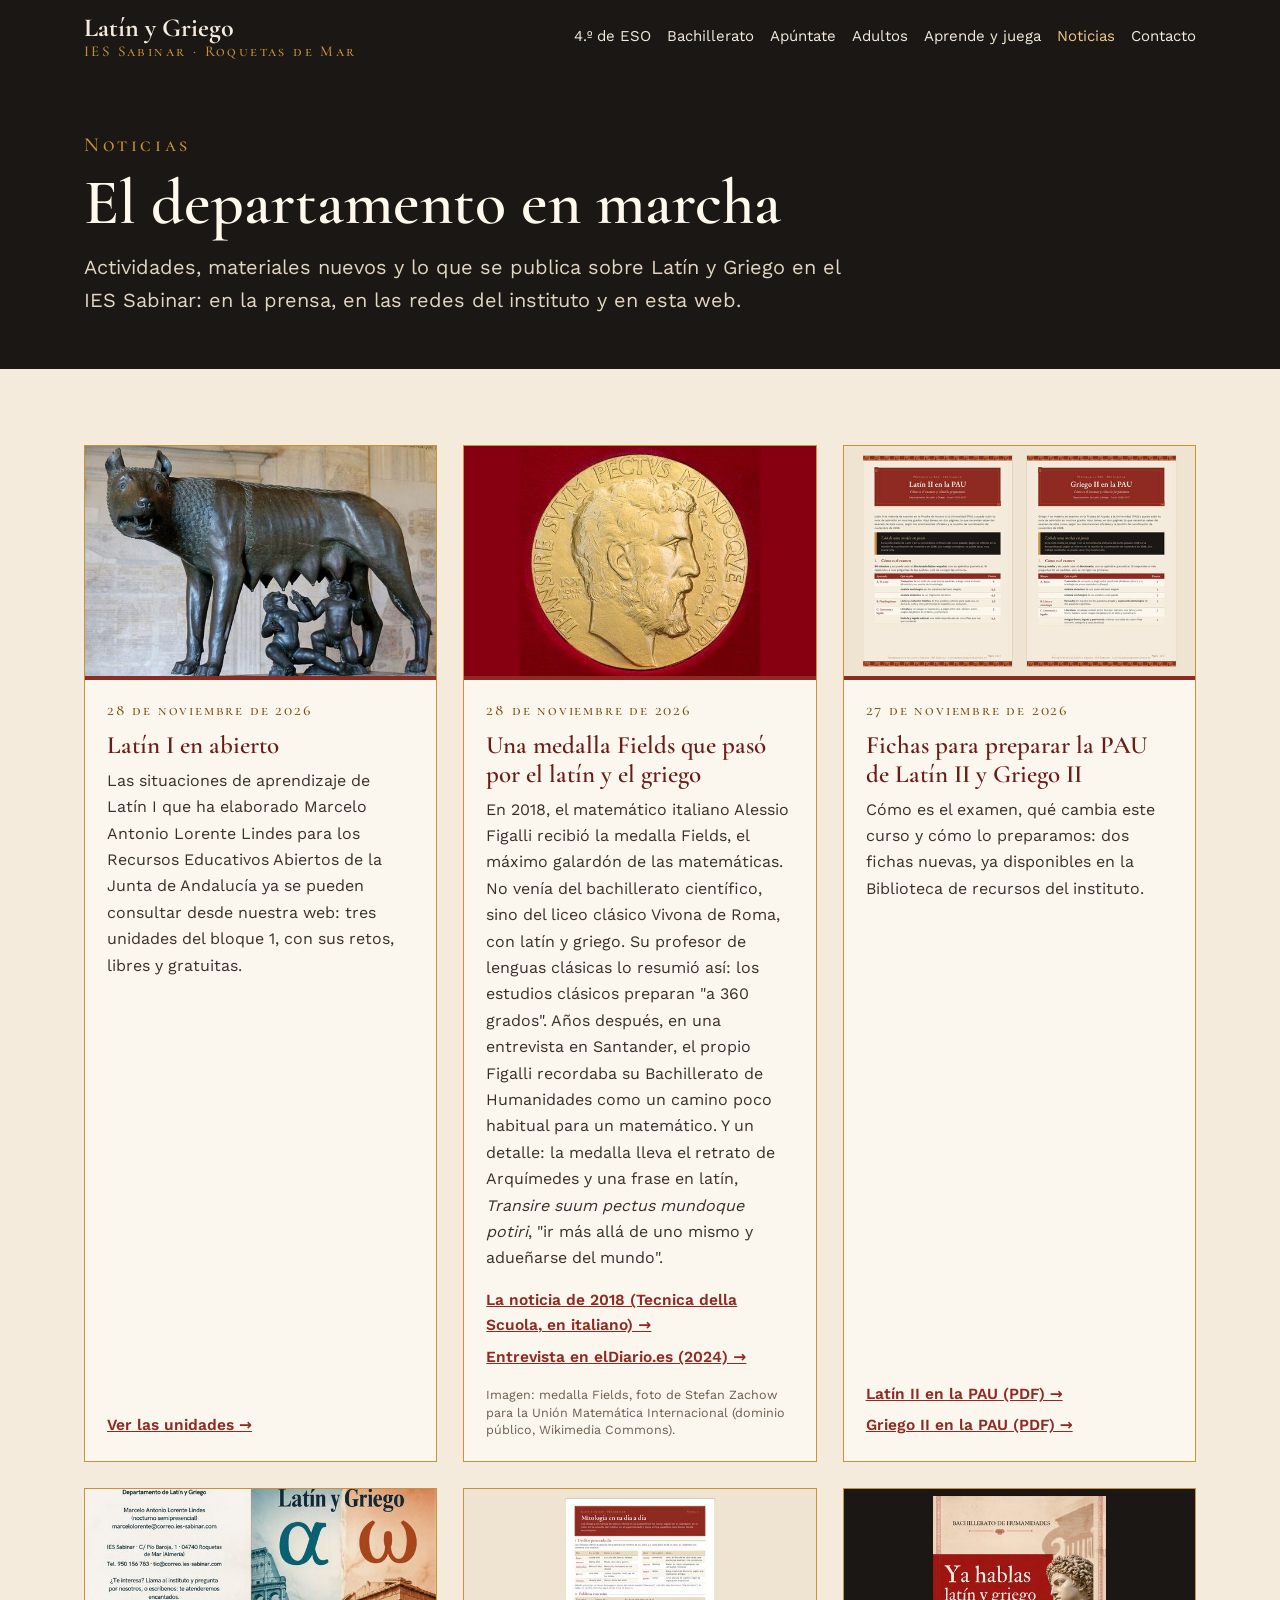
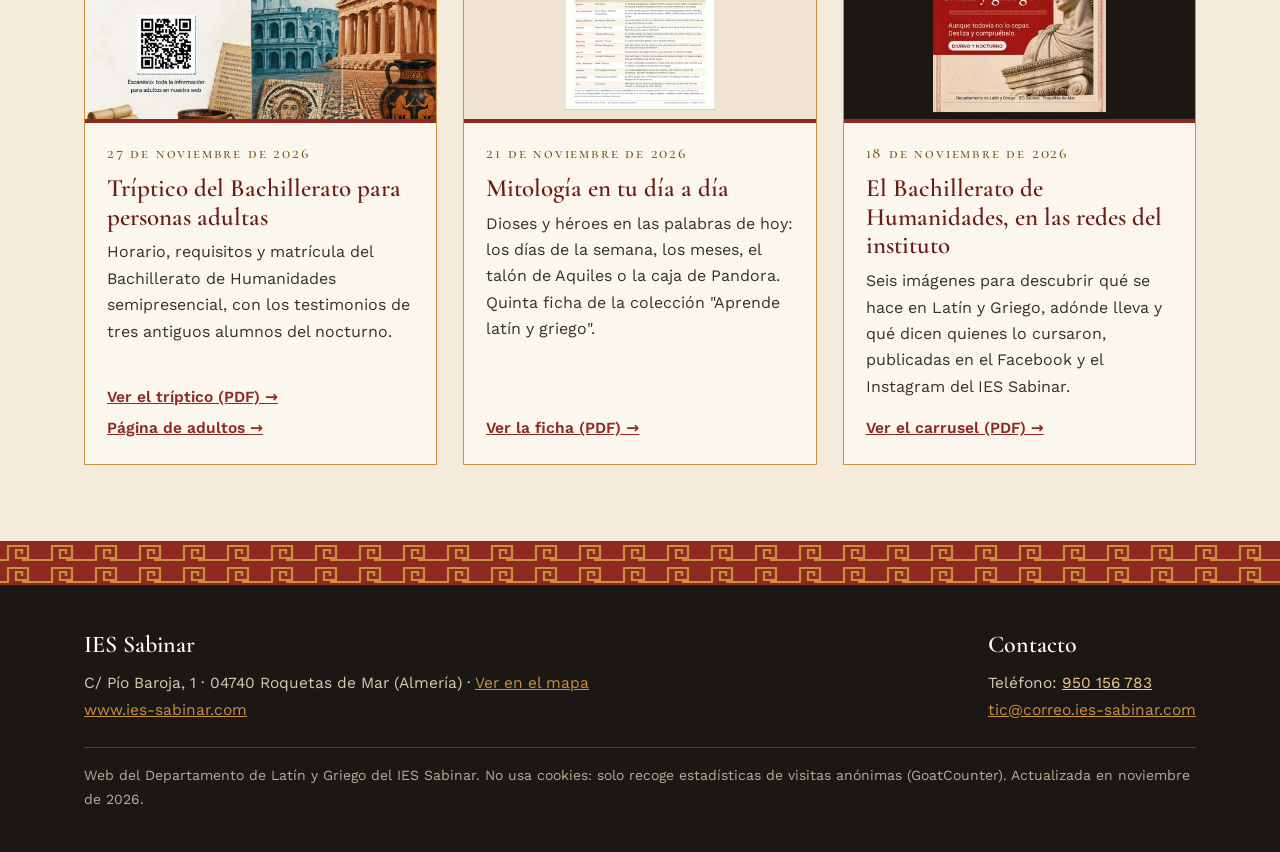
<file: noticias/index.html>
<!DOCTYPE html>
<html lang="es">
<head>
<meta charset="utf-8">
<meta name="viewport" content="width=device-width, initial-scale=1">
<title>Noticias · Latín y Griego · IES Sabinar</title>
<meta name="description" content="Noticias del Departamento de Latín y Griego del IES Sabinar: actividades, materiales nuevos y apariciones en prensa y redes.">
<link rel="canonical" href="https://latinygriegosabinar.github.io/noticias/">
<meta name="theme-color" content="#1B1714">
<link rel="icon" href="../favicon.ico" sizes="32x32">
<link rel="icon" href="../favicon.svg" type="image/svg+xml">
<link rel="apple-touch-icon" href="../apple-touch-icon.png">
<meta property="og:type" content="website">
<meta property="og:locale" content="es_ES">
<meta property="og:site_name" content="Latín y Griego · IES Sabinar">
<meta property="og:title" content="Noticias · Latín y Griego · IES Sabinar">
<meta property="og:description" content="Actividades, materiales nuevos y lo que se publica sobre Latín y Griego en el IES Sabinar: en la prensa, en las redes del instituto y en esta web.">
<meta property="og:url" content="https://latinygriegosabinar.github.io/noticias/">
<meta property="og:image" content="https://latinygriegosabinar.github.io/tarjeta-noticias.jpg">
<meta property="og:image:width" content="1200">
<meta property="og:image:height" content="630">
<meta property="og:image:alt" content="Latín y Griego, IES Sabinar: Noticias. El departamento en marcha.">
<meta name="twitter:card" content="summary_large_image">
<meta name="twitter:image" content="https://latinygriegosabinar.github.io/tarjeta-noticias.jpg">
<link rel="preload" href="../fonts/cormorant-garamond-latin-600-normal.woff2" as="font" type="font/woff2" crossorigin>
<link rel="preload" href="../fonts/work-sans-latin-400-normal.woff2" as="font" type="font/woff2" crossorigin>
<link rel="stylesheet" href="../estilo.css">
</head>
<body>
<a class="saltar" href="#contenido">Saltar al contenido</a>

<header class="top">
  <div class="wrap">
    <a class="marca" href="../"><b>Latín y Griego</b><span>IES Sabinar · Roquetas de Mar</span></a>
    <nav aria-label="Secciones">
      <a href="../#eso">4.º de ESO</a>
      <a href="../#itinerario">Bachillerato</a>
      <a href="../#apuntarte">Apúntate</a>
      <a href="../adultos/">Adultos</a>
      <a href="../aprende/">Aprende y juega</a>
      <a href="./" aria-current="page">Noticias</a>
      <a href="../#contacto">Contacto</a>
    </nav>
  </div>
</header>

<main id="contenido">
<section class="cab-pag">
  <div class="wrap">
    <p class="eyebrow">Noticias</p>
    <h1>El departamento en marcha</h1>
    <p class="intro">Actividades, materiales nuevos y lo que se publica sobre Latín y Griego en el IES Sabinar: en la prensa, en las redes del instituto y en esta web.</p>
  </div>
</section>

<section class="noticias">
  <div class="wrap">
    <h2 class="vh">Todas las noticias</h2>
    <div class="not-lista">
      <article class="noticia">
        <img src="../noticia-latin-i.jpg" width="600" height="400" fetchpriority="high" decoding="async" alt="Loba Capitolina con Rómulo y Remo">
        <div class="not-c"><time datetime="2026-11-28">28 de noviembre de 2026</time><h3>Latín I en abierto</h3><p>Las situaciones de aprendizaje de Latín I que ha elaborado Marcelo Antonio Lorente Lindes para los Recursos Educativos Abiertos de la Junta de Andalucía ya se pueden consultar desde nuestra web: tres unidades del bloque 1, con sus retos, libres y gratuitas.</p><p class="not-enl"><a href="../aprende/#latin-i">Ver las unidades →</a></p></div>
      </article>
      <article class="noticia" id="figalli">
        <img src="../noticia-figalli.jpg" width="600" height="400" loading="lazy" decoding="async" alt="Medalla Fields: perfil de Arquímedes rodeado de la inscripción latina Transire suum pectus mundoque potiri">
        <div class="not-c"><time datetime="2026-11-28">28 de noviembre de 2026</time><h3>Una medalla Fields que pasó por el latín y el griego</h3><p>En 2018, el matemático italiano Alessio Figalli recibió la medalla Fields, el máximo galardón de las matemáticas. No venía del bachillerato científico, sino del liceo clásico Vivona de Roma, con latín y griego. Su profesor de lenguas clásicas lo resumió así: los estudios clásicos preparan "a 360 grados". Años después, en una entrevista en Santander, el propio Figalli recordaba su Bachillerato de Humanidades como un camino poco habitual para un matemático. Y un detalle: la medalla lleva el retrato de Arquímedes y una frase en latín, <i lang="la">Transire suum pectus mundoque potiri</i>, "ir más allá de uno mismo y adueñarse del mundo".</p><p class="not-enl"><a href="https://www.tecnicadellascuola.it/premio-nobel-a-figalli-lesempio-di-come-matematica-e-liceo-classico-vanno-a-braccetto" target="_blank" rel="noopener">La noticia de 2018 (Tecnica della Scuola, en italiano) →<span class="vh"> (se abre en una pestaña nueva)</span></a><a href="https://www.eldiario.es/cantabria/alessio-figalli-matematico-inteligencia-artificial-no-inteligente-simplemente-aprende-no-creativa_1_11551359.html" target="_blank" rel="noopener">Entrevista en elDiario.es (2024) →<span class="vh"> (se abre en una pestaña nueva)</span></a></p><p class="not-cred">Imagen: medalla Fields, foto de Stefan Zachow para la Unión Matemática Internacional (dominio público, Wikimedia Commons).</p></div>
      </article>
      <article class="noticia">
        <img src="../noticia-fichas-pau.jpg" width="600" height="400" loading="lazy" decoding="async" alt="Portadas de las fichas &quot;Latín II en la PAU&quot; y &quot;Griego II en la PAU&quot;">
        <div class="not-c"><time datetime="2026-11-27">27 de noviembre de 2026</time><h3>Fichas para preparar la PAU de Latín II y Griego II</h3><p>Cómo es el examen, qué cambia este curso y cómo lo preparamos: dos fichas nuevas, ya disponibles en la Biblioteca de recursos del instituto.</p><p class="not-enl"><a href="https://www.ies-sabinar.com/uploads/40635-latin-ii-en-la-pau-latin-y-griego-ies-sabinar.pdf" target="_blank" rel="noopener">Latín II en la PAU (PDF) →<span class="vh"> (se abre en una pestaña nueva)</span></a><a href="https://www.ies-sabinar.com/uploads/63390-griego-ii-en-la-pau-latin-y-griego-ies-sabinar.pdf" target="_blank" rel="noopener">Griego II en la PAU (PDF) →<span class="vh"> (se abre en una pestaña nueva)</span></a></p></div>
      </article>
      <article class="noticia">
        <img src="../noticia-triptico-adultos.jpg" width="600" height="400" loading="lazy" decoding="async" alt="Portada del tríptico del Bachillerato de Humanidades para personas adultas">
        <div class="not-c"><time datetime="2026-11-27">27 de noviembre de 2026</time><h3>Tríptico del Bachillerato para personas adultas</h3><p>Horario, requisitos y matrícula del Bachillerato de Humanidades semipresencial, con los testimonios de tres antiguos alumnos del nocturno.</p><p class="not-enl"><a href="https://www.ies-sabinar.com/uploads/16439-triptico-bachillerato-humanidades-adultos-ies-sabinar-digital.pdf" target="_blank" rel="noopener">Ver el tríptico (PDF) →<span class="vh"> (se abre en una pestaña nueva)</span></a><a href="../adultos/">Página de adultos →</a></p></div>
      </article>
      <article class="noticia">
        <img src="../noticia-mitologia.jpg" width="600" height="400" loading="lazy" decoding="async" alt="Portada de la ficha &quot;Mitología en tu día a día&quot;">
        <div class="not-c"><time datetime="2026-11-21">21 de noviembre de 2026</time><h3>Mitología en tu día a día</h3><p>Dioses y héroes en las palabras de hoy: los días de la semana, los meses, el talón de Aquiles o la caja de Pandora. Quinta ficha de la colección "Aprende latín y griego".</p><p class="not-enl"><a href="https://www.ies-sabinar.com/uploads/51750-mitologia-en-tu-dia-a-dia-latin-y-griego-ies-sabinar.pdf" target="_blank" rel="noopener">Ver la ficha (PDF) →<span class="vh"> (se abre en una pestaña nueva)</span></a></p></div>
      </article>
      <article class="noticia">
        <img src="../noticia-carrusel.jpg" width="600" height="400" loading="lazy" decoding="async" alt="Primera imagen del carrusel: &quot;Ya hablas latín y griego&quot;">
        <div class="not-c"><time datetime="2026-11-18">18 de noviembre de 2026</time><h3>El Bachillerato de Humanidades, en las redes del instituto</h3><p>Seis imágenes para descubrir qué se hace en Latín y Griego, adónde lleva y qué dicen quienes lo cursaron, publicadas en el Facebook y el Instagram del IES Sabinar.</p><p class="not-enl"><a href="https://www.ies-sabinar.com/uploads/103090-bachillerato-de-humanidades-ies-sabinar-2026-27.pdf" target="_blank" rel="noopener">Ver el carrusel (PDF) →<span class="vh"> (se abre en una pestaña nueva)</span></a></p></div>
      </article>
    </div>
  </div>
</section>

</main>

<div class="greca" aria-hidden="true"></div>
<div class="greca" aria-hidden="true"></div>
<footer>
  <div class="wrap">
    <div><b>IES Sabinar</b><p>C/ Pío Baroja, 1 · 04740 Roquetas de Mar (Almería) · <a href="https://www.google.com/maps/search/?api=1&amp;query=IES+Sabinar+Roquetas+de+Mar" target="_blank" rel="noopener">Ver en el mapa<span class="vh"> (se abre en una pestaña nueva)</span></a><br><a href="https://www.ies-sabinar.com/" target="_blank" rel="noopener">www.ies-sabinar.com<span class="vh"> (se abre en una pestaña nueva)</span></a></p></div>
    <div><b>Contacto</b><p>Teléfono: <a href="tel:+34950156783">950 156 783</a><br><a href="mailto:tic@correo.ies-sabinar.com">tic@correo.ies-sabinar.com</a></p></div>
    <p class="legal">Web del Departamento de Latín y Griego del IES Sabinar. No usa cookies: solo recoge estadísticas de visitas anónimas (GoatCounter). Actualizada en noviembre de 2026.</p>
  </div>
</footer>

<script src="../anim.js" defer></script>
<script data-goatcounter="https://latinygriegosabinar.goatcounter.com/count" async src="https://gc.zgo.at/count.js"></script>
</body>
</html>
</file>
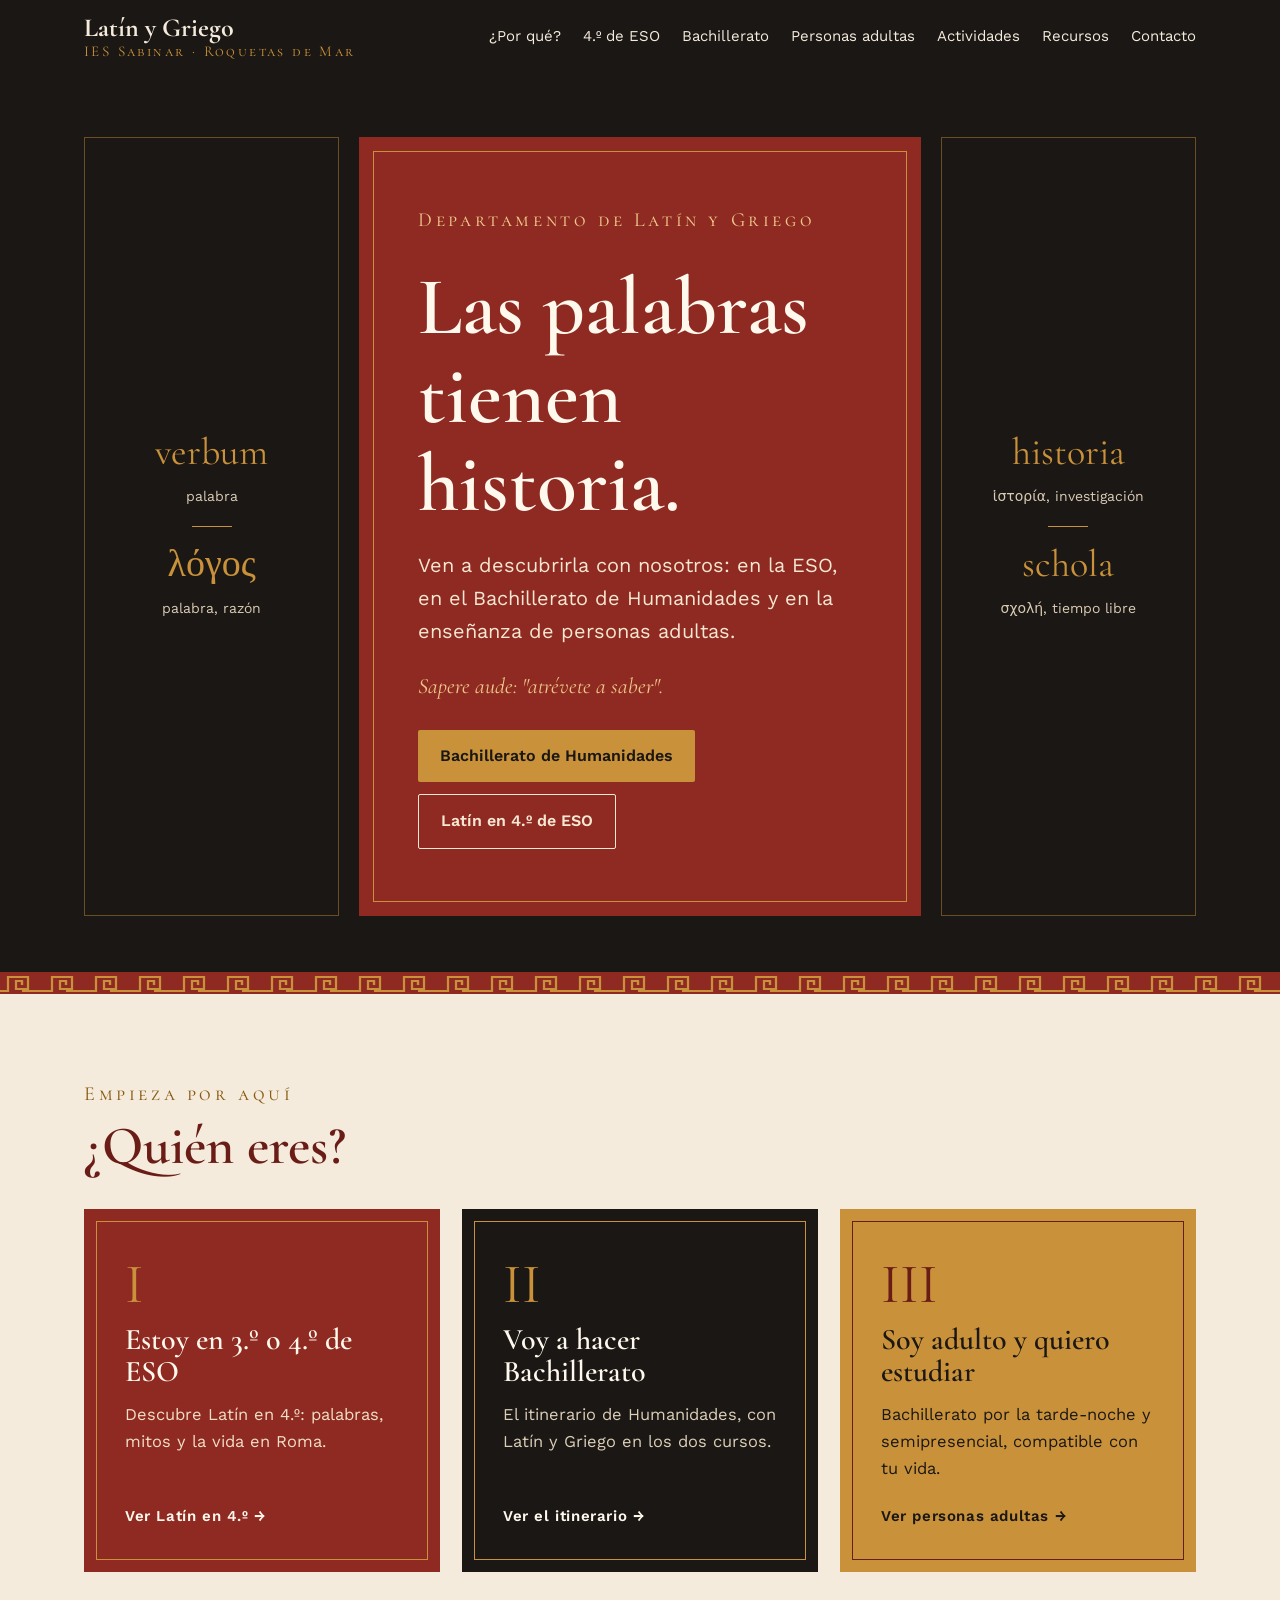
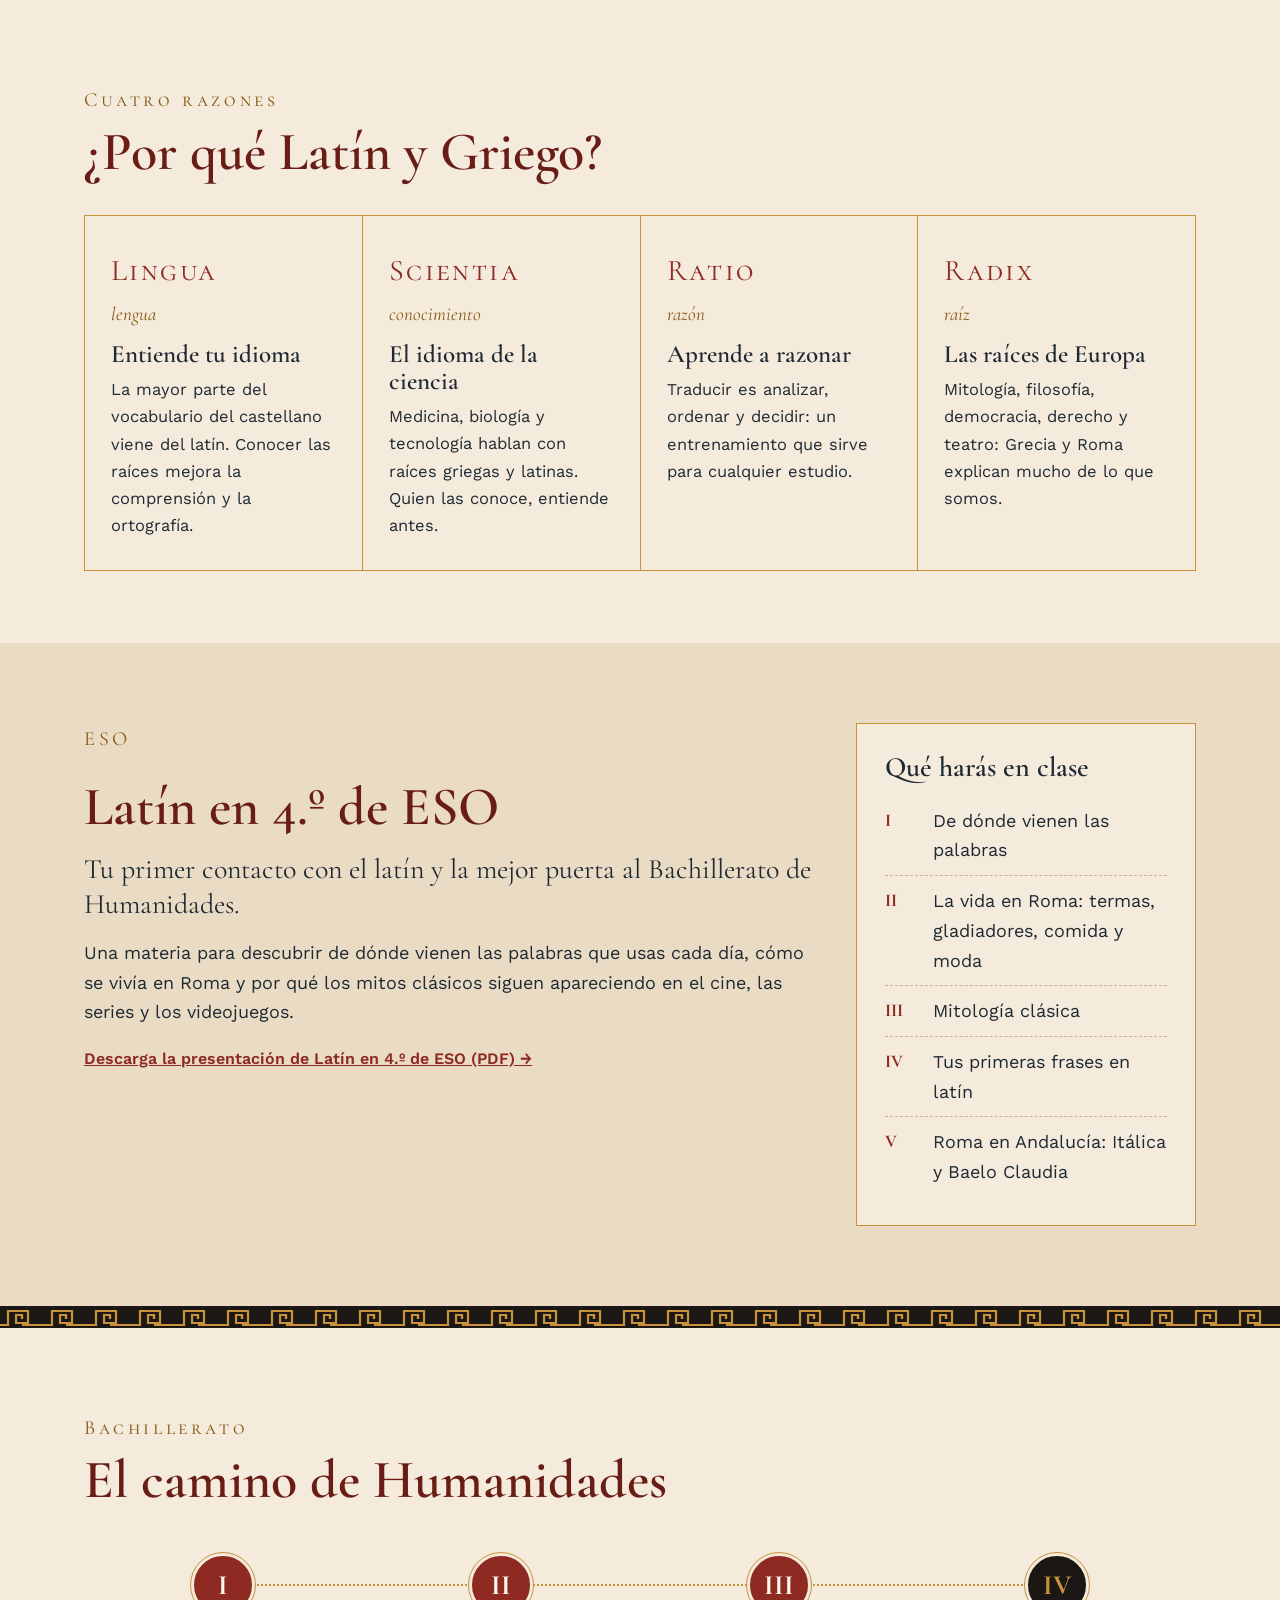
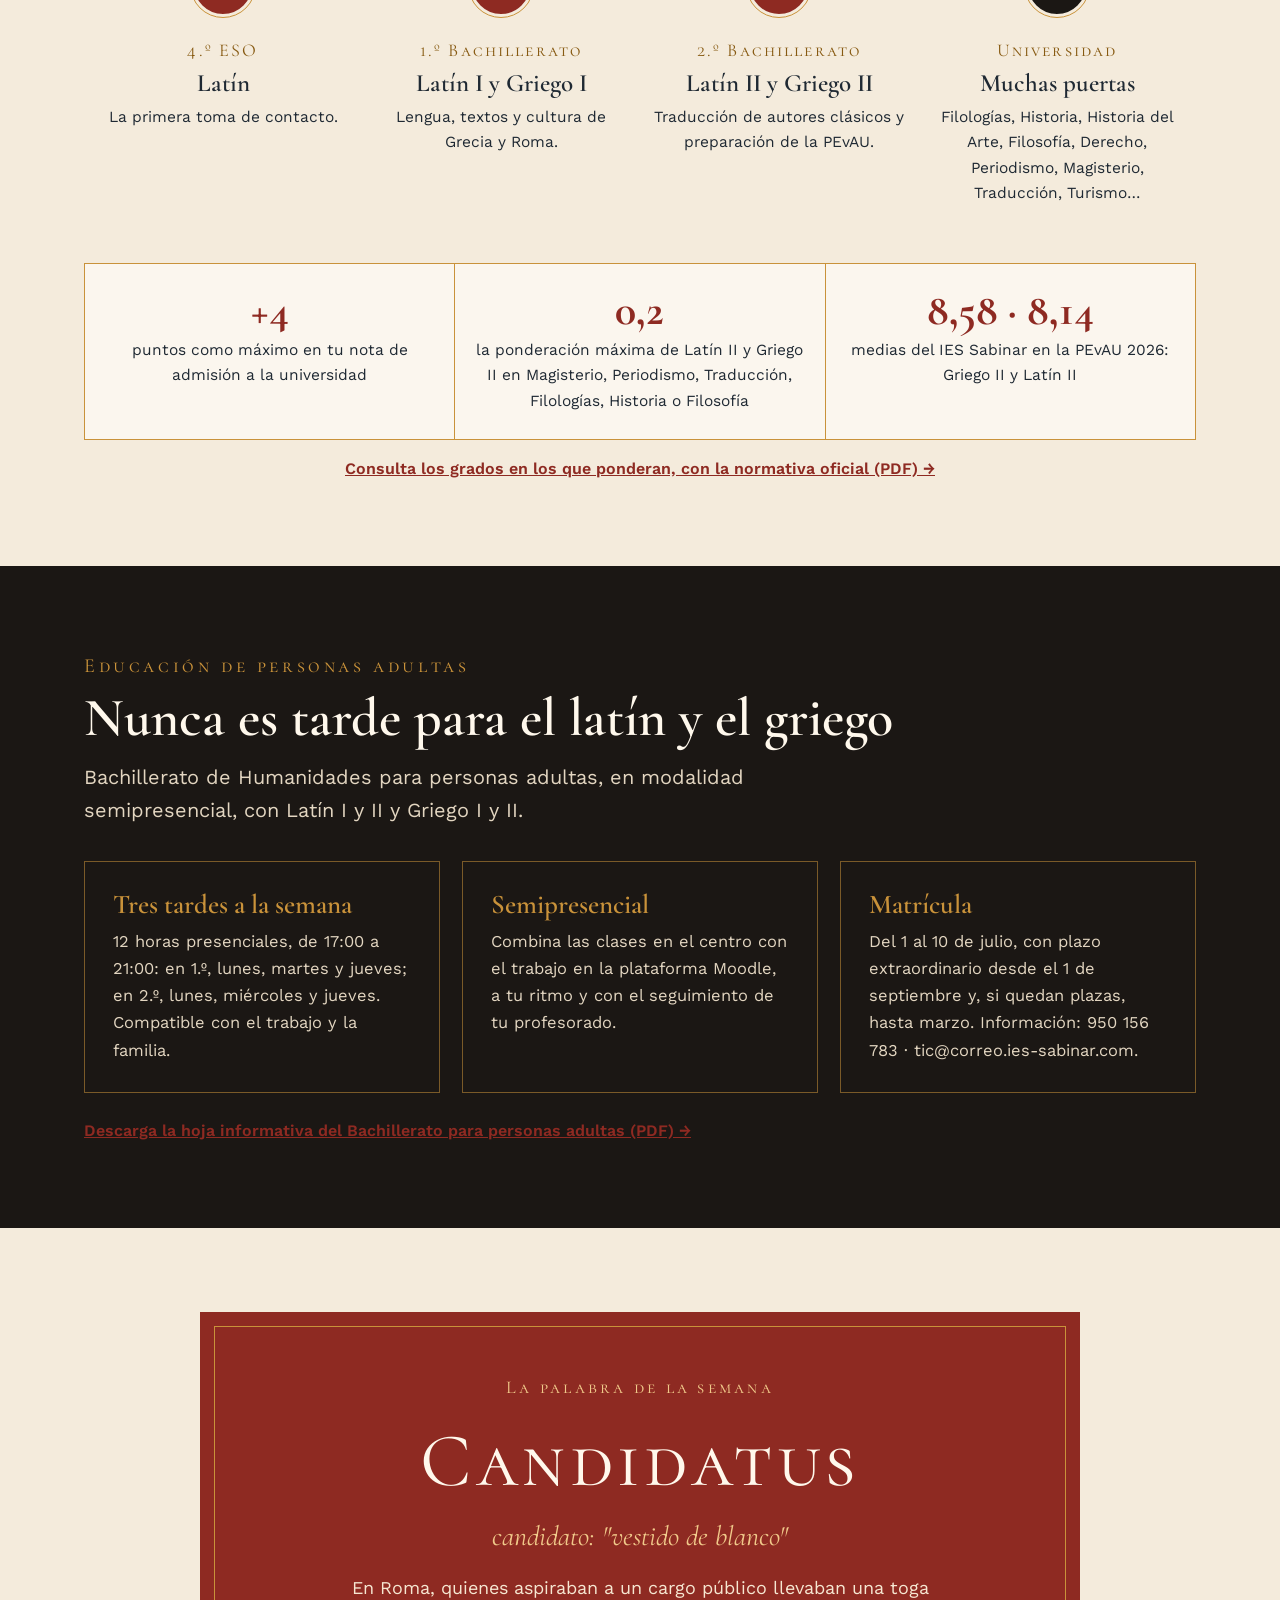
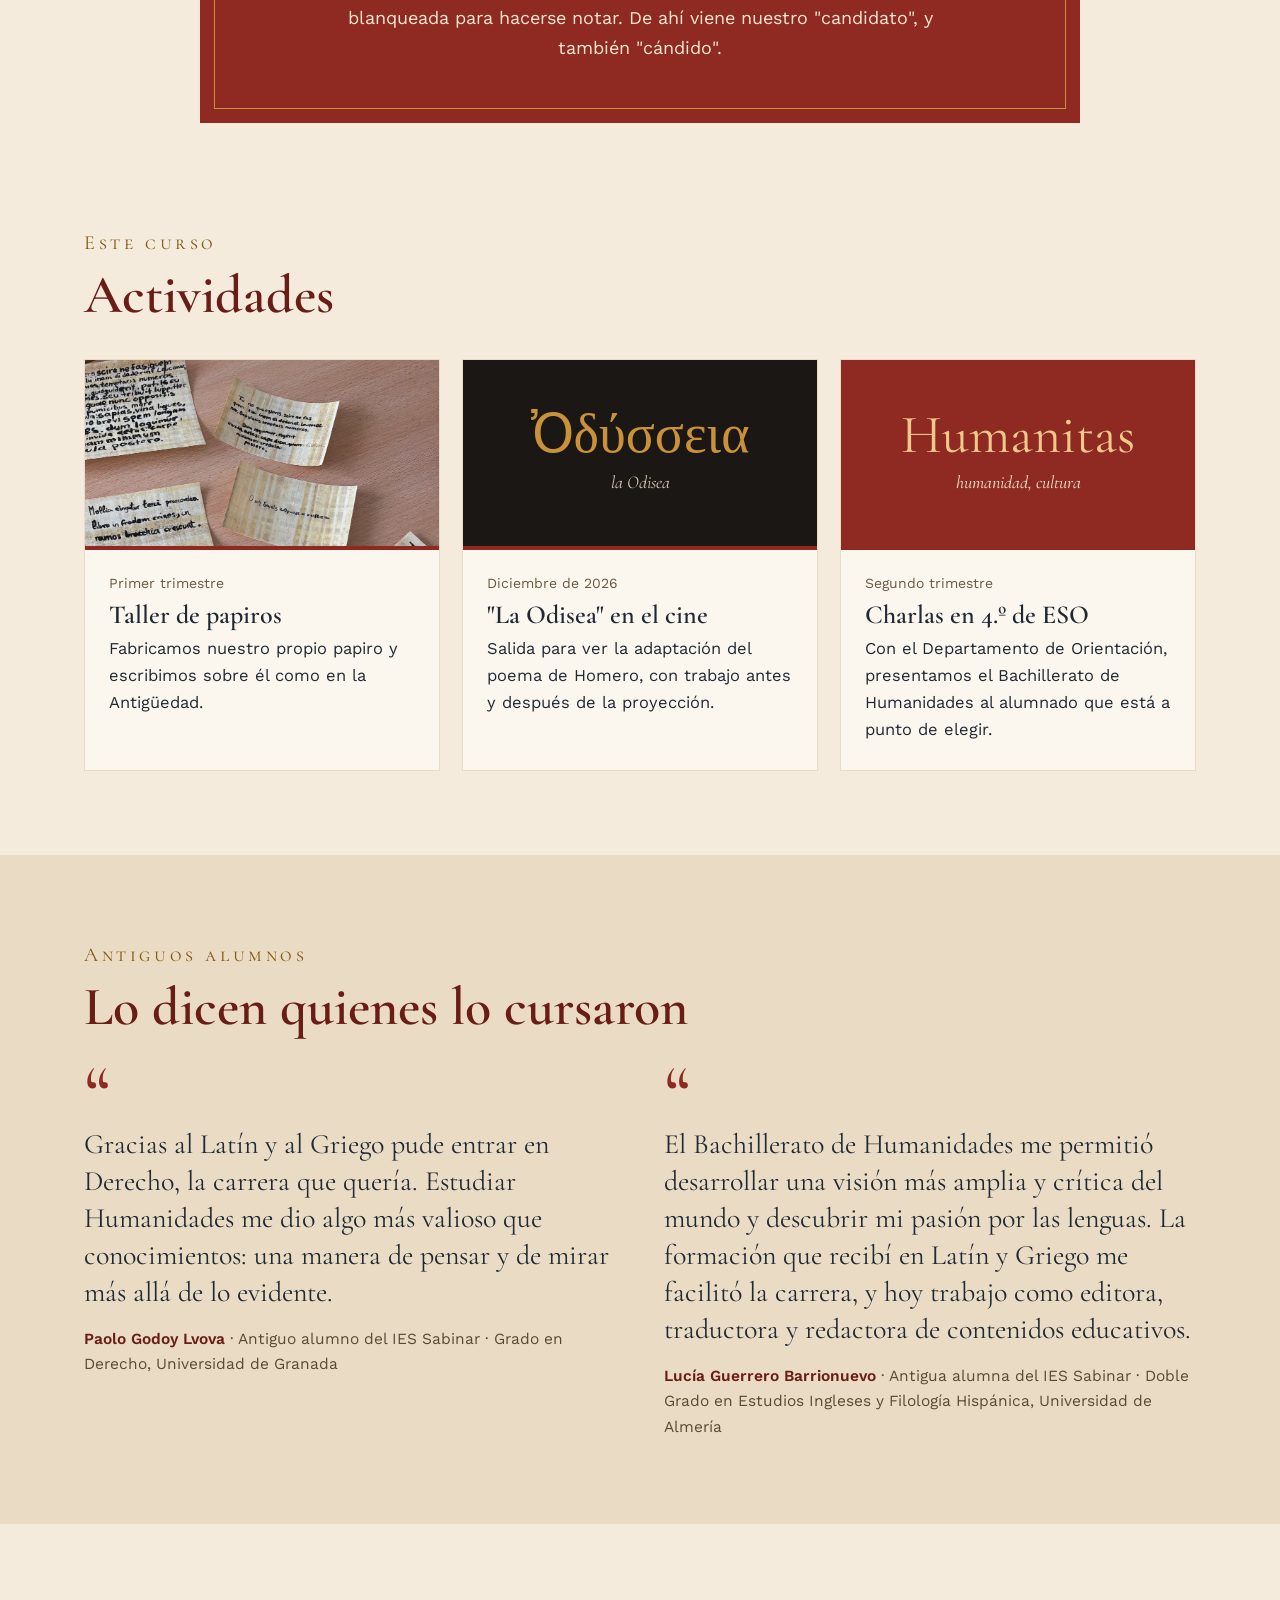
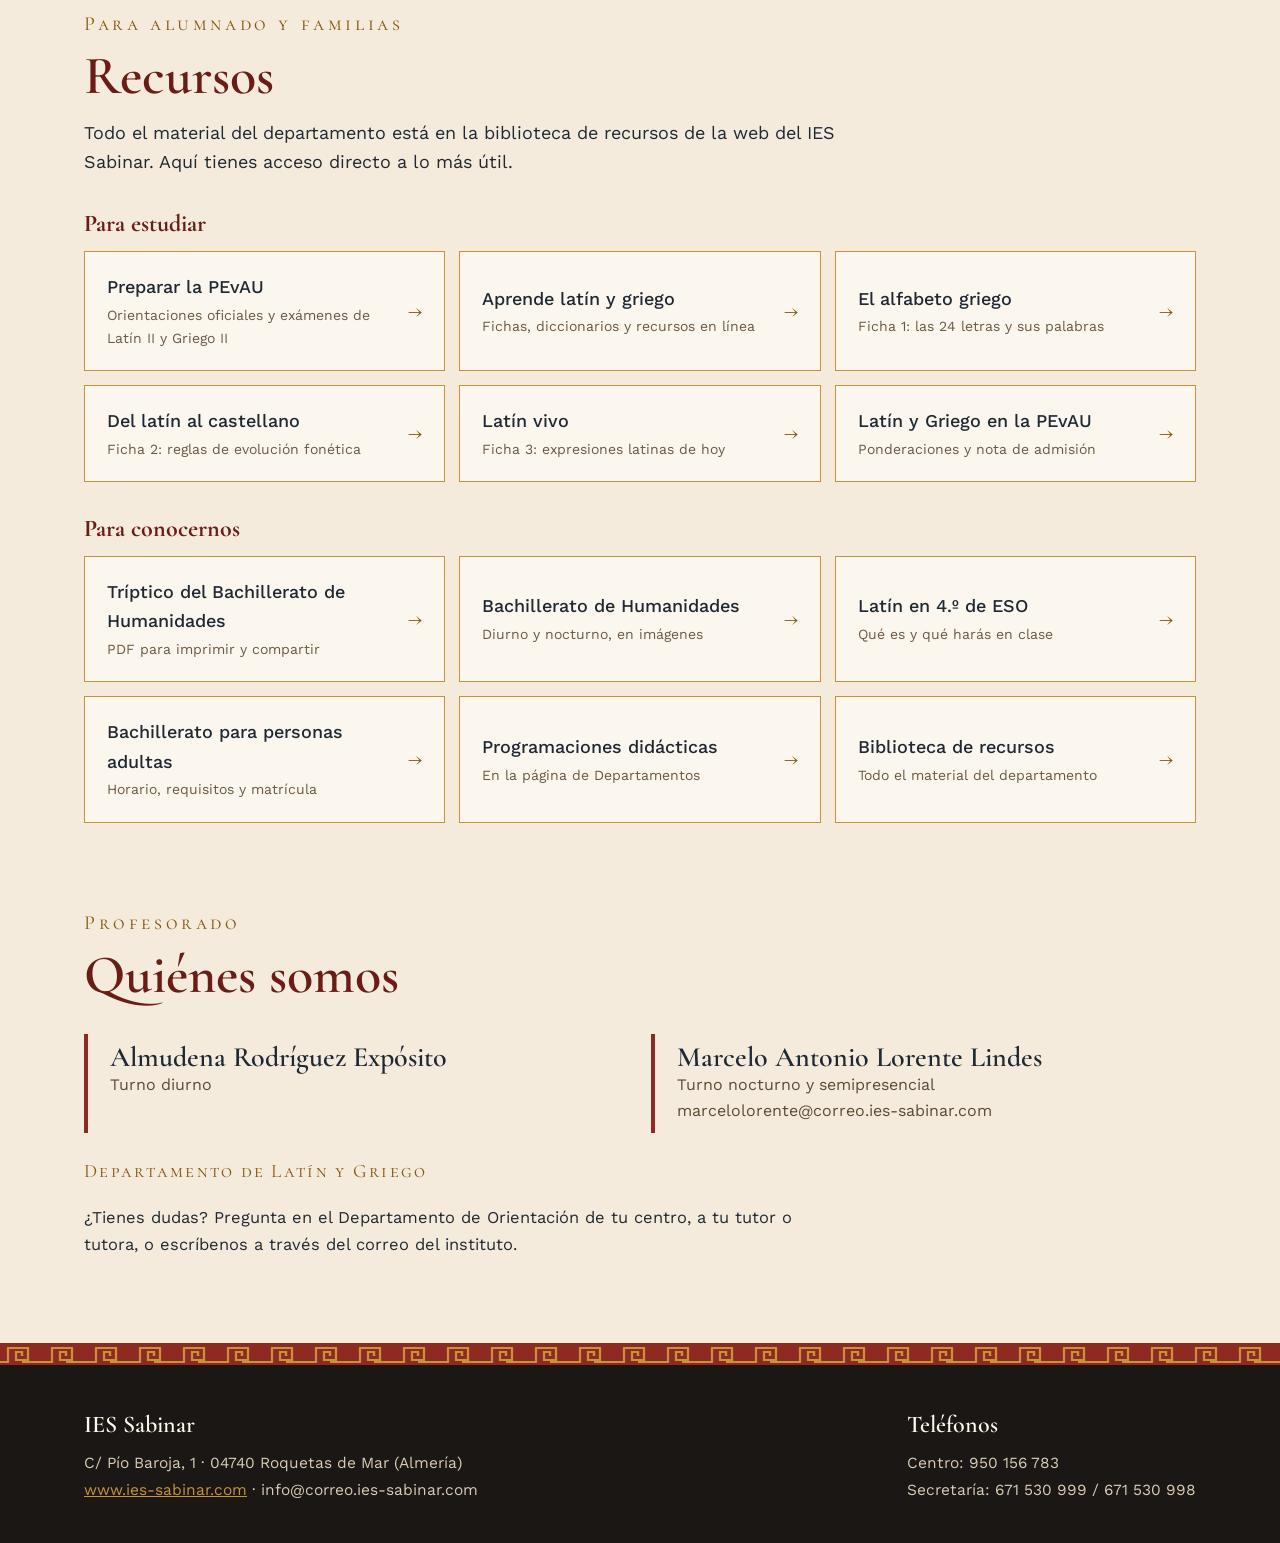
<file: index (2).html>
<!DOCTYPE html>
<html lang="es">
<head>
<meta charset="utf-8">
<meta name="viewport" content="width=device-width, initial-scale=1">
<title>Latín y Griego · IES Sabinar</title>
<meta name="description" content="Departamento de Latín y Griego del IES Sabinar (Roquetas de Mar): Latín en 4.º de ESO, Bachillerato de Humanidades y Bachillerato para personas adultas.">
<link rel="preconnect" href="https://fonts.googleapis.com">
<link href="https://fonts.googleapis.com/css2?family=Cormorant+Garamond:ital,wght@0,500;0,600;0,700;1,500&family=Cormorant+SC:wght@500;600&family=Work+Sans:wght@400;500;600&display=swap" rel="stylesheet">
<style>
:root{
  --rojo:#8E2A22; --rojo-osc:#6A1D17; --ocre:#C9923A; --ocre-osc:#875A12;
  --marfil:#F4EBDC; --marfil-2:#EADCC4; --negro:#1B1714; --tinta:#1F2933;
  --serif:'Cormorant Garamond', Georgia, serif; --sc:'Cormorant SC', Georgia, serif;
  --sans:'Work Sans', system-ui, sans-serif;
}
*{box-sizing:border-box}
html{scroll-behavior:smooth}
body{margin:0;background:var(--marfil);color:var(--tinta);font-family:var(--sans);font-size:18px;line-height:1.65}
a{color:var(--rojo)}a:hover{color:var(--rojo-osc)}
img,svg{display:block}
.wrap{max-width:1160px;margin:0 auto;padding:0 24px}
.eyebrow{font-family:var(--sc);font-size:20px;letter-spacing:.18em;color:var(--ocre-osc);margin:0 0 6px}
h1,h2,h3{font-family:var(--serif);font-weight:600;line-height:1.08;margin:0}
h2{font-size:clamp(36px,5vw,54px);color:var(--rojo-osc)}
h3{font-size:28px}
p{margin:0}

.greca{height:22px;background-color:var(--rojo);
  background-image:url("data:image/svg+xml,%3Csvg xmlns='http://www.w3.org/2000/svg' width='44' height='22' viewBox='0 0 44 22'%3E%3Cpath d='M0 19h8V5h20v12H16V9h6v4' fill='none' stroke='%23C9923A' stroke-width='2.2'/%3E%3Cpath d='M22 13v-4M22 19h22' fill='none' stroke='%23C9923A' stroke-width='2.2'/%3E%3C/svg%3E");
  background-repeat:repeat-x;background-position:0 0}
.greca.negra{background-color:var(--negro)}

header.top{background:var(--negro);color:var(--marfil);position:sticky;top:0;z-index:10}
header.top .wrap{display:flex;flex-wrap:wrap;align-items:center;justify-content:space-between;gap:10px 28px;padding-top:14px;padding-bottom:14px}
.marca{color:var(--marfil);text-decoration:none;display:flex;flex-direction:column;line-height:1.1}
.marca b{font-family:var(--serif);font-size:26px;font-weight:700}
.marca span{font-family:var(--sc);font-size:15px;letter-spacing:.16em;color:var(--ocre)}
nav{display:flex;flex-wrap:wrap;gap:4px 22px;font-size:15px}
nav a{color:var(--marfil);text-decoration:none;padding:8px 0;border-bottom:1px solid transparent}
nav a:hover{color:var(--ocre);border-color:var(--ocre)}

.pared{background:var(--negro);color:var(--marfil);padding:64px 0 0}
.pared .wrap{display:grid;grid-template-columns:1fr minmax(0,2.2fr) 1fr;gap:20px;align-items:stretch}
.lateral{border:1px solid rgba(201,146,58,.45);padding:22px;display:flex;flex-direction:column;justify-content:center;align-items:center;gap:14px;text-align:center;min-height:380px}
.lateral .palabra{font-family:var(--serif);font-size:38px;color:var(--ocre);line-height:1}
.lateral small{font-size:14px;color:#D9CBB4}
.lateral hr{width:40px;border:0;border-top:1px solid var(--ocre);margin:4px 0}
.cuadro{background:var(--rojo);padding:14px}
.cuadro-in{border:1.5px solid var(--ocre);height:100%;padding:52px 44px;display:flex;flex-direction:column;justify-content:center;gap:20px}
.cuadro .eyebrow{color:#F0C98A}
.cuadro h1{font-size:clamp(46px,6.4vw,82px);color:#FFF8EC}
.cuadro p.sub{font-size:20px;color:#F6E7D2;max-width:560px}
.lema{font-family:var(--serif);font-style:italic;font-size:22px;color:#F0C98A}
.botones{display:flex;flex-wrap:wrap;gap:12px;margin-top:6px}
.btn{display:inline-block;padding:13px 22px;font-weight:600;font-size:16px;text-decoration:none;border-radius:2px}
.btn-ocre{background:var(--ocre);color:var(--negro)}
.btn-ocre:hover{background:#E0AA52;color:var(--negro)}
.btn-linea{border:1.5px solid #F6E7D2;color:#F6E7D2}
.btn-linea:hover{background:#F6E7D2;color:var(--rojo-osc)}
.zocalo{margin-top:56px}

.puertas{padding:84px 0 40px}
.puertas .grid{display:grid;grid-template-columns:repeat(3,minmax(0,1fr));gap:22px;margin-top:34px}
.puerta{padding:12px;text-decoration:none;display:block;transition:transform .15s}
.puerta:hover{transform:translateY(-4px)}
.puerta-in{border:1.5px solid var(--ocre);padding:34px 28px 30px;height:100%;display:flex;flex-direction:column;gap:12px}
.puerta .num{font-family:var(--serif);font-size:56px;line-height:1;color:var(--ocre)}
.puerta h3{font-size:30px}
.puerta p{font-size:16.5px}
.puerta .ir{margin-top:auto;font-weight:600;font-size:15px;letter-spacing:.04em;padding-top:10px}
.p-rojo{background:var(--rojo)} .p-rojo h3,.p-rojo .ir{color:#FFF8EC} .p-rojo p{color:#F2DFC6}
.p-negro{background:var(--negro)} .p-negro h3,.p-negro .ir{color:#FFF8EC} .p-negro p{color:#DCCFB9}
.p-ocre{background:var(--ocre)} .p-ocre .puerta-in{border-color:var(--rojo-osc)} .p-ocre .num{color:var(--rojo-osc)} .p-ocre h3,.p-ocre .ir,.p-ocre p{color:var(--negro)}

.porque{padding:72px 0}
.porque .grid{display:grid;grid-template-columns:repeat(auto-fit,minmax(240px,1fr));gap:0;margin-top:34px;border-top:1px solid var(--ocre);border-left:1px solid var(--ocre)}
.raiz{padding:30px 26px;border-right:1px solid var(--ocre);border-bottom:1px solid var(--ocre);display:flex;flex-direction:column;gap:8px}
.raiz .lat{font-family:var(--sc);font-size:30px;letter-spacing:.08em;color:var(--rojo)}
.raiz .trad{font-family:var(--serif);font-style:italic;font-size:19px;color:var(--ocre-osc);margin-top:-6px}
.raiz h3{font-size:25px;color:var(--tinta);margin-top:4px}
.raiz p{font-size:16.5px}

.eso{background:var(--marfil-2);padding:80px 0}
.eso .wrap{display:flex;flex-wrap:wrap;gap:44px;align-items:flex-start}
.eso .txt{flex:999 1 480px;min-width:0;display:flex;flex-direction:column;gap:16px}
.eso .txt p.grande{font-family:var(--serif);font-size:28px;line-height:1.25;color:var(--tinta)}
.temas{flex:1 1 340px;min-width:0;background:var(--marfil);border:1px solid var(--ocre);padding:28px}
.temas ol{list-style:none;margin:14px 0 0;padding:0;counter-reset:t}
.temas li{counter-increment:t;display:flex;gap:14px;padding:10px 0;border-bottom:1px dashed rgba(135,90,18,.4)}
.temas li:last-child{border-bottom:0}
.temas li::before{content:counter(t,upper-roman);font-family:var(--serif);font-weight:700;color:var(--rojo);min-width:34px}
.enlace-doc{font-weight:600;font-size:16px}

.itin{padding:84px 0}
.camino{list-style:none;padding:0;margin:44px 0 0;display:grid;grid-template-columns:repeat(4,minmax(0,1fr));gap:0;position:relative}
.camino::before{content:"";position:absolute;top:31px;left:12%;right:12%;border-top:2px dotted var(--ocre)}
.etapa{text-align:center;padding:0 14px;position:relative}
.hito{width:64px;height:64px;border-radius:50%;margin:0 auto 18px;background:var(--rojo);color:#FFF8EC;display:flex;align-items:center;justify-content:center;font-family:var(--serif);font-size:28px;font-weight:700;border:3px solid var(--marfil);outline:1.5px solid var(--ocre)}
.etapa:last-child .hito{background:var(--negro);color:var(--ocre)}
.etapa .curso{font-family:var(--sc);font-size:18px;letter-spacing:.12em;color:var(--ocre-osc)}
.etapa h3{font-size:25px;margin:4px 0 8px}
.etapa p{font-size:15.5px}

.pevau{margin-top:56px;display:grid;grid-template-columns:repeat(3,minmax(0,1fr));border-top:1px solid var(--ocre);border-left:1px solid var(--ocre)}
.pevau .dato{border-right:1px solid var(--ocre);border-bottom:1px solid var(--ocre);padding:24px 20px;text-align:center;background:#FBF6EE}
.pevau .num{font-family:var(--serif);font-weight:700;font-size:44px;color:var(--rojo);line-height:1}
.pevau .txt{font-size:15.5px;margin-top:6px}
.nota-pevau{margin-top:16px;font-size:15.5px;text-align:center}

.adultos{background:var(--negro);color:var(--marfil);padding:84px 0}
.adultos h2{color:#FFF8EC}
.adultos .eyebrow{color:var(--ocre)}
.adultos .grid{display:grid;grid-template-columns:repeat(auto-fit,minmax(260px,1fr));gap:22px;margin-top:34px}
.adultos .caja{border:1px solid rgba(201,146,58,.55);padding:28px}
.adultos .caja h3{color:var(--ocre);font-size:27px;margin-bottom:8px}
.adultos .caja p{color:#E3D6C1;font-size:16.5px}
.adultos .intro{font-size:20px;color:#E3D6C1;max-width:720px;margin-top:14px}

.palabra-sem{padding:84px 0}
.tablilla{background:var(--rojo);padding:14px;max-width:880px;margin:0 auto}
.tablilla-in{border:1.5px solid var(--ocre);padding:46px 40px;text-align:center;display:flex;flex-direction:column;gap:14px;align-items:center}
.tablilla .eyebrow{color:#F0C98A}
.tablilla .lat{font-family:var(--sc);font-size:clamp(44px,7vw,76px);letter-spacing:.06em;color:#FFF8EC;line-height:1}
.tablilla .es{font-family:var(--serif);font-style:italic;font-size:28px;color:#F0C98A}
.tablilla p{color:#F6E7D2;font-size:18px;max-width:600px}

.activ{padding:20px 0 84px}
.activ .grid{display:grid;grid-template-columns:repeat(auto-fit,minmax(280px,1fr));gap:22px;margin-top:34px}
.tarjeta{background:#FBF6EE;border:1px solid var(--marfil-2)}
.foto{height:190px;background:var(--marfil-2);border-bottom:4px solid var(--rojo);overflow:hidden}
.foto img{width:100%;height:100%;object-fit:cover}
.foto.motivo{display:flex;flex-direction:column;align-items:center;justify-content:center;gap:6px;background:var(--negro)}
.foto.motivo .g{font-family:var(--serif);font-size:54px;color:var(--ocre);line-height:1}
.foto.motivo small{font-family:var(--serif);font-style:italic;font-size:18px;color:#D9CBB4}
.foto.motivo.rojo{background:var(--rojo)} .foto.motivo.rojo .g{color:#F0C98A} .foto.motivo.rojo small{color:#F6E7D2}
.tarjeta .cuerpo{padding:22px 24px 26px;display:flex;flex-direction:column;gap:6px}
.tarjeta .fecha{font-size:14px;color:#6B5A43}
.tarjeta h3{font-size:26px;color:var(--tinta)}
.tarjeta p{font-size:16.5px}

.testimonio{background:var(--marfil-2);padding:84px 0}
.testimonio .grid{display:grid;grid-template-columns:repeat(auto-fit,minmax(320px,1fr));gap:48px;margin-top:34px}
.testimonio blockquote{margin:0;font-family:var(--serif);font-size:clamp(22px,2.6vw,28px);line-height:1.32;color:var(--tinta)}
.testimonio blockquote::before{content:"\201C";display:block;font-size:80px;line-height:.6;color:var(--rojo);margin-bottom:8px}
.testimonio .autor{margin-top:16px;font-size:15.5px;color:#5A4A35}
.testimonio .autor b{color:var(--rojo-osc);font-weight:600}

.recursos{padding:84px 0 40px}
.recursos .intro{max-width:760px;margin-top:12px}
.recursos .grid{display:grid;grid-template-columns:repeat(auto-fit,minmax(300px,1fr));gap:14px;margin-top:30px}
.recurso{display:flex;align-items:center;justify-content:space-between;gap:12px;padding:20px 22px;border:1px solid var(--ocre);text-decoration:none;color:var(--tinta);font-weight:500;background:#FBF6EE}
.recurso small{display:block;font-weight:400;font-size:14px;color:#6B5A43;margin-top:2px}
.recurso:hover{background:var(--rojo);color:#FFF8EC;border-color:var(--rojo)}
.recurso:hover small{color:#F2DFC6}
.recurso span.f{font-family:var(--serif);font-size:22px;color:var(--ocre-osc)}
.recursos h3.subrec{font-family:var(--serif);font-size:24px;color:var(--rojo-osc);margin-top:34px;font-weight:700}
.recursos h3.subrec + .grid{margin-top:14px}
.recurso:hover span.f{color:#F0C98A}

.profes{padding:44px 0 84px}
.profes .grid{display:grid;grid-template-columns:repeat(auto-fit,minmax(280px,1fr));gap:22px;margin-top:30px}
.profe{border-left:4px solid var(--rojo);padding:8px 0 8px 22px}
.profe h3{font-size:28px;color:var(--tinta)}
.profe p{font-size:16px;color:#5A4A35}
.dpto{margin-top:22px;font-family:var(--sc);font-size:19px;letter-spacing:.12em;color:var(--ocre-osc)}
.contacto-txt{margin-top:18px;font-size:16.5px;max-width:760px}

footer{background:var(--negro);color:#D9CBB4;font-size:15.5px}
footer .wrap{padding-top:40px;padding-bottom:40px;display:flex;flex-wrap:wrap;gap:24px 48px;justify-content:space-between}
footer b{font-family:var(--serif);font-size:24px;color:#FFF8EC;font-weight:600;display:block;margin-bottom:6px}
footer a{color:var(--ocre)}
footer p{line-height:1.7}

@media (max-width:860px){
  .pared .wrap{grid-template-columns:1fr}
  .lateral{min-height:0;flex-direction:row;flex-wrap:wrap;justify-content:center}
  .lateral hr{display:none}
  .cuadro-in{padding:38px 26px}
  .puertas .grid{grid-template-columns:1fr}
  .camino{grid-template-columns:1fr 1fr;row-gap:36px}
  .camino::before{display:none}
  .pevau{grid-template-columns:1fr}
}
@media (max-width:520px){ .camino{grid-template-columns:1fr} body{font-size:17px} }
</style>
</head>
<body>

<header class="top">
  <div class="wrap">
    <a class="marca" href="#inicio"><b>Latín y Griego</b><span>IES Sabinar · Roquetas de Mar</span></a>
    <nav aria-label="Secciones">
      <a href="#porque">¿Por qué?</a>
      <a href="#eso">4.º de ESO</a>
      <a href="#itinerario">Bachillerato</a>
      <a href="#adultos">Personas adultas</a>
      <a href="#actividades">Actividades</a>
      <a href="#recursos">Recursos</a>
      <a href="#contacto">Contacto</a>
    </nav>
  </div>
</header>

<section id="inicio" class="pared">
  <div class="wrap">
    <div class="lateral" aria-hidden="true">
      <span class="palabra">verbum</span><small>palabra</small>
      <hr>
      <span class="palabra">λόγος</span><small>palabra, razón</small>
    </div>
    <div class="cuadro">
      <div class="cuadro-in">
        <p class="eyebrow">Departamento de Latín y Griego</p>
        <h1>Las palabras tienen historia.</h1>
        <p class="sub">Ven a descubrirla con nosotros: en la ESO, en el Bachillerato de Humanidades y en la enseñanza de personas adultas.</p>
        <p class="lema">Sapere aude: "atrévete a saber".</p>
        <div class="botones">
          <a class="btn btn-ocre" href="#itinerario">Bachillerato de Humanidades</a>
          <a class="btn btn-linea" href="#eso">Latín en 4.º de ESO</a>
        </div>
      </div>
    </div>
    <div class="lateral" aria-hidden="true">
      <span class="palabra">historia</span><small>ἱστορία, investigación</small>
      <hr>
      <span class="palabra">schola</span><small>σχολή, tiempo libre</small>
    </div>
  </div>
  <div class="greca zocalo" aria-hidden="true"></div>
</section>

<section class="puertas">
  <div class="wrap">
    <p class="eyebrow">Empieza por aquí</p>
    <h2>¿Quién eres?</h2>
    <div class="grid">
      <a class="puerta p-rojo" href="#eso"><div class="puerta-in">
        <span class="num">I</span>
        <h3>Estoy en 3.º o 4.º de ESO</h3>
        <p>Descubre Latín en 4.º: palabras, mitos y la vida en Roma.</p>
        <span class="ir">Ver Latín en 4.º →</span>
      </div></a>
      <a class="puerta p-negro" href="#itinerario"><div class="puerta-in">
        <span class="num">II</span>
        <h3>Voy a hacer Bachillerato</h3>
        <p>El itinerario de Humanidades, con Latín y Griego en los dos cursos.</p>
        <span class="ir">Ver el itinerario →</span>
      </div></a>
      <a class="puerta p-ocre" href="#adultos"><div class="puerta-in">
        <span class="num">III</span>
        <h3>Soy adulto y quiero estudiar</h3>
        <p>Bachillerato por la tarde-noche y semipresencial, compatible con tu vida.</p>
        <span class="ir">Ver personas adultas →</span>
      </div></a>
    </div>
  </div>
</section>

<section id="porque" class="porque">
  <div class="wrap">
    <p class="eyebrow">Cuatro razones</p>
    <h2>¿Por qué Latín y Griego?</h2>
    <div class="grid">
      <div class="raiz"><span class="lat">Lingua</span><span class="trad">lengua</span><h3>Entiende tu idioma</h3><p>La mayor parte del vocabulario del castellano viene del latín. Conocer las raíces mejora la comprensión y la ortografía.</p></div>
      <div class="raiz"><span class="lat">Scientia</span><span class="trad">conocimiento</span><h3>El idioma de la ciencia</h3><p>Medicina, biología y tecnología hablan con raíces griegas y latinas. Quien las conoce, entiende antes.</p></div>
      <div class="raiz"><span class="lat">Ratio</span><span class="trad">razón</span><h3>Aprende a razonar</h3><p>Traducir es analizar, ordenar y decidir: un entrenamiento que sirve para cualquier estudio.</p></div>
      <div class="raiz"><span class="lat">Radix</span><span class="trad">raíz</span><h3>Las raíces de Europa</h3><p>Mitología, filosofía, democracia, derecho y teatro: Grecia y Roma explican mucho de lo que somos.</p></div>
    </div>
  </div>
</section>

<section id="eso" class="eso">
  <div class="wrap">
    <div class="txt">
      <p class="eyebrow">ESO</p>
      <h2>Latín en 4.º de ESO</h2>
      <p class="grande">Tu primer contacto con el latín y la mejor puerta al Bachillerato de Humanidades.</p>
      <p>Una materia para descubrir de dónde vienen las palabras que usas cada día, cómo se vivía en Roma y por qué los mitos clásicos siguen apareciendo en el cine, las series y los videojuegos.</p>
      <p><a class="enlace-doc" href="https://www.ies-sabinar.com/uploads/49591-0-6717641506232997776.pdf">Descarga la presentación de Latín en 4.º de ESO (PDF) →</a></p>
    </div>
    <div class="temas">
      <h3>Qué harás en clase</h3>
      <ol>
        <li>De dónde vienen las palabras</li>
        <li>La vida en Roma: termas, gladiadores, comida y moda</li>
        <li>Mitología clásica</li>
        <li>Tus primeras frases en latín</li>
        <li>Roma en Andalucía: Itálica y Baelo Claudia</li>
      </ol>
    </div>
  </div>
</section>

<div class="greca negra" aria-hidden="true"></div>

<section id="itinerario" class="itin">
  <div class="wrap">
    <p class="eyebrow">Bachillerato</p>
    <h2>El camino de Humanidades</h2>
    <ol class="camino">
      <li class="etapa"><div class="hito">I</div><span class="curso">4.º ESO</span><h3>Latín</h3><p>La primera toma de contacto.</p></li>
      <li class="etapa"><div class="hito">II</div><span class="curso">1.º Bachillerato</span><h3>Latín I y Griego I</h3><p>Lengua, textos y cultura de Grecia y Roma.</p></li>
      <li class="etapa"><div class="hito">III</div><span class="curso">2.º Bachillerato</span><h3>Latín II y Griego II</h3><p>Traducción de autores clásicos y preparación de la PEvAU.</p></li>
      <li class="etapa"><div class="hito">IV</div><span class="curso">Universidad</span><h3>Muchas puertas</h3><p>Filologías, Historia, Historia del Arte, Filosofía, Derecho, Periodismo, Magisterio, Traducción, Turismo…</p></li>
    </ol>

    <div class="pevau">
      <div class="dato"><div class="num">+4</div><div class="txt">puntos como máximo en tu nota de admisión a la universidad</div></div>
      <div class="dato"><div class="num">0,2</div><div class="txt">la ponderación máxima de Latín II y Griego II en Magisterio, Periodismo, Traducción, Filologías, Historia o Filosofía</div></div>
      <div class="dato"><div class="num">8,58 · 8,14</div><div class="txt">medias del IES Sabinar en la PEvAU 2026: Griego II y Latín II</div></div>
    </div>
    <p class="nota-pevau"><a class="enlace-doc" href="https://www.ies-sabinar.com/uploads/72232-latin-y-griego-en-la-pevau-ies-sabinar-2026-27.pdf">Consulta los grados en los que ponderan, con la normativa oficial (PDF) →</a></p>
  </div>
</section>

<section id="adultos" class="adultos">
  <div class="wrap">
    <p class="eyebrow">Educación de personas adultas</p>
    <h2>Nunca es tarde para el latín y el griego</h2>
    <p class="intro">Bachillerato de Humanidades para personas adultas, en modalidad semipresencial, con Latín I y II y Griego I y II.</p>
    <div class="grid">
      <div class="caja"><h3>Tres tardes a la semana</h3><p>12 horas presenciales, de 17:00 a 21:00: en 1.º, lunes, martes y jueves; en 2.º, lunes, miércoles y jueves. Compatible con el trabajo y la familia.</p></div>
      <div class="caja"><h3>Semipresencial</h3><p>Combina las clases en el centro con el trabajo en la plataforma Moodle, a tu ritmo y con el seguimiento de tu profesorado.</p></div>
      <div class="caja"><h3>Matrícula</h3><p>Del 1 al 10 de julio, con plazo extraordinario desde el 1 de septiembre y, si quedan plazas, hasta marzo. Información: 950 156 783 · tic@correo.ies-sabinar.com.</p></div>
    </div>
    <p style="margin-top:22px"><a class="enlace-doc" href="https://www.ies-sabinar.com/uploads/49961-bachillerato-para-personas-adultas-ies-sabinar-2026-27-2.pdf">Descarga la hoja informativa del Bachillerato para personas adultas (PDF) →</a></p>
  </div>
</section>

<section class="palabra-sem">
  <div class="wrap">
    <div class="tablilla"><div class="tablilla-in">
      <p class="eyebrow">La palabra de la semana</p>
      <span class="lat">Candidatus</span>
      <span class="es">candidato: "vestido de blanco"</span>
      <p>En Roma, quienes aspiraban a un cargo público llevaban una toga blanqueada para hacerse notar. De ahí viene nuestro "candidato", y también "cándido".</p>
    </div></div>
  </div>
</section>

<section id="actividades" class="activ">
  <div class="wrap">
    <p class="eyebrow">Este curso</p>
    <h2>Actividades</h2>
    <div class="grid">
      <article class="tarjeta"><div class="foto"><img src="taller-papiros.jpg" alt="Manos de un alumno escribiendo con cálamo sobre una hoja de papiro"></div><div class="cuerpo"><span class="fecha">Primer trimestre</span><h3>Taller de papiros</h3><p>Fabricamos nuestro propio papiro y escribimos sobre él como en la Antigüedad.</p></div></article>
      <article class="tarjeta"><div class="foto motivo"><span class="g">Ὀδύσσεια</span><small>la Odisea</small></div><div class="cuerpo"><span class="fecha">Diciembre de 2026</span><h3>"La Odisea" en el cine</h3><p>Salida para ver la adaptación del poema de Homero, con trabajo antes y después de la proyección.</p></div></article>
      <article class="tarjeta"><div class="foto motivo rojo"><span class="g">Humanitas</span><small>humanidad, cultura</small></div><div class="cuerpo"><span class="fecha">Segundo trimestre</span><h3>Charlas en 4.º de ESO</h3><p>Con el Departamento de Orientación, presentamos el Bachillerato de Humanidades al alumnado que está a punto de elegir.</p></div></article>
    </div>
  </div>
</section>

<section class="testimonio">
  <div class="wrap">
    <p class="eyebrow">Antiguos alumnos</p>
    <h2>Lo dicen quienes lo cursaron</h2>
    <div class="grid">
      <div>
        <blockquote>Gracias al Latín y al Griego pude entrar en Derecho, la carrera que quería. Estudiar Humanidades me dio algo más valioso que conocimientos: una manera de pensar y de mirar más allá de lo evidente.</blockquote>
        <p class="autor"><b>Paolo Godoy Lvova</b> · Antiguo alumno del IES Sabinar · Grado en Derecho, Universidad de Granada</p>
      </div>
      <div>
        <blockquote>El Bachillerato de Humanidades me permitió desarrollar una visión más amplia y crítica del mundo y descubrir mi pasión por las lenguas. La formación que recibí en Latín y Griego me facilitó la carrera, y hoy trabajo como editora, traductora y redactora de contenidos educativos.</blockquote>
        <p class="autor"><b>Lucía Guerrero Barrionuevo</b> · Antigua alumna del IES Sabinar · Doble Grado en Estudios Ingleses y Filología Hispánica, Universidad de Almería</p>
      </div>
    </div>
  </div>
</section>

<section id="recursos" class="recursos">
  <div class="wrap">
    <p class="eyebrow">Para alumnado y familias</p>
    <h2>Recursos</h2>
    <p class="intro">Todo el material del departamento está en la biblioteca de recursos de la web del IES Sabinar. Aquí tienes acceso directo a lo más útil.</p>
    <h3 class="subrec">Para estudiar</h3>
    <div class="grid">
      <a class="recurso" href="https://www.ies-sabinar.com/carpetas/126/preparar-la-pevau-de-latin-ii-y-griego-ii"><div>Preparar la PEvAU<small>Orientaciones oficiales y exámenes de Latín II y Griego II</small></div><span class="f">→</span></a>
      <a class="recurso" href="https://www.ies-sabinar.com/carpetas/127/aprende-latin-y-griego"><div>Aprende latín y griego<small>Fichas, diccionarios y recursos en línea</small></div><span class="f">→</span></a>
      <a class="recurso" href="https://www.ies-sabinar.com/uploads/39007-el-alfabeto-griego-latin-y-griego-ies-sabinar.pdf"><div>El alfabeto griego<small>Ficha 1: las 24 letras y sus palabras</small></div><span class="f">→</span></a>
      <a class="recurso" href="https://www.ies-sabinar.com/uploads/15663-del-latin-al-castellano-latin-y-griego-ies-sabinar.pdf"><div>Del latín al castellano<small>Ficha 2: reglas de evolución fonética</small></div><span class="f">→</span></a>
      <a class="recurso" href="https://www.ies-sabinar.com/uploads/56258-latin-vivo-latin-y-griego-ies-sabinar.pdf"><div>Latín vivo<small>Ficha 3: expresiones latinas de hoy</small></div><span class="f">→</span></a>
      <a class="recurso" href="https://www.ies-sabinar.com/uploads/72232-latin-y-griego-en-la-pevau-ies-sabinar-2026-27.pdf"><div>Latín y Griego en la PEvAU<small>Ponderaciones y nota de admisión</small></div><span class="f">→</span></a>
    </div>
    <h3 class="subrec">Para conocernos</h3>
    <div class="grid">
      <a class="recurso" href="https://www.ies-sabinar.com/uploads/99269-0-172785363835926173.pdf"><div>Tríptico del Bachillerato de Humanidades<small>PDF para imprimir y compartir</small></div><span class="f">→</span></a>
      <a class="recurso" href="https://www.ies-sabinar.com/uploads/103090-bachillerato-de-humanidades-ies-sabinar-2026-27.pdf"><div>Bachillerato de Humanidades<small>Diurno y nocturno, en imágenes</small></div><span class="f">→</span></a>
      <a class="recurso" href="https://www.ies-sabinar.com/uploads/49591-0-6717641506232997776.pdf"><div>Latín en 4.º de ESO<small>Qué es y qué harás en clase</small></div><span class="f">→</span></a>
      <a class="recurso" href="https://www.ies-sabinar.com/uploads/49961-bachillerato-para-personas-adultas-ies-sabinar-2026-27-2.pdf"><div>Bachillerato para personas adultas<small>Horario, requisitos y matrícula</small></div><span class="f">→</span></a>
      <a class="recurso" href="https://www.ies-sabinar.com/departamentos"><div>Programaciones didácticas<small>En la página de Departamentos</small></div><span class="f">→</span></a>
      <a class="recurso" href="https://www.ies-sabinar.com/recursos/10/latin-y-griego"><div>Biblioteca de recursos<small>Todo el material del departamento</small></div><span class="f">→</span></a>
    </div>
  </div>
</section>

<section id="contacto" class="profes">
  <div class="wrap">
    <p class="eyebrow">Profesorado</p>
    <h2>Quiénes somos</h2>
    <div class="grid">
      <div class="profe"><h3>Almudena Rodríguez Expósito</h3><p>Turno diurno</p></div>
      <div class="profe"><h3>Marcelo Antonio Lorente Lindes</h3><p>Turno nocturno y semipresencial<br>marcelolorente@correo.ies-sabinar.com</p></div>
    </div>
    <p class="dpto">Departamento de Latín y Griego</p>
    <p class="contacto-txt">¿Tienes dudas? Pregunta en el Departamento de Orientación de tu centro, a tu tutor o tutora, o escríbenos a través del correo del instituto.</p>
  </div>
</section>

<div class="greca" aria-hidden="true"></div>
<footer>
  <div class="wrap">
    <div><b>IES Sabinar</b><p>C/ Pío Baroja, 1 · 04740 Roquetas de Mar (Almería)<br><a href="https://www.ies-sabinar.com/">www.ies-sabinar.com</a> · info@correo.ies-sabinar.com</p></div>
    <div><b>Teléfonos</b><p>Centro: 950 156 783<br>Secretaría: 671 530 999 / 671 530 998</p></div>
  </div>
</footer>

</body>
</html>
</file>
<file: estilo.css>
@font-face{font-family:'Cormorant Garamond';font-style:normal;font-weight:500;font-display:swap;src:url(fonts/cormorant-garamond-latin-ext-500-normal.woff2) format('woff2');unicode-range:U+0100-02BA,U+02BD-02C5,U+02C7-02CC,U+02CE-02D7,U+02DD-02FF,U+0304,U+0308,U+0329,U+1D00-1DBF,U+1E00-1E9F,U+1EF2-1EFF,U+2020,U+20A0-20AB,U+20AD-20C0,U+2113,U+2C60-2C7F,U+A720-A7FF}
@font-face{font-family:'Cormorant Garamond';font-style:normal;font-weight:500;font-display:swap;src:url(fonts/cormorant-garamond-latin-500-normal.woff2) format('woff2');unicode-range:U+0000-00FF,U+0131,U+0152-0153,U+02BB-02BC,U+02C6,U+02DA,U+02DC,U+0304,U+0308,U+0329,U+2000-206F,U+20AC,U+2122,U+2191,U+2193,U+2212,U+2215,U+FEFF,U+FFFD}
@font-face{font-family:'Cormorant Garamond';font-style:normal;font-weight:600;font-display:swap;src:url(fonts/cormorant-garamond-latin-ext-600-normal.woff2) format('woff2');unicode-range:U+0100-02BA,U+02BD-02C5,U+02C7-02CC,U+02CE-02D7,U+02DD-02FF,U+0304,U+0308,U+0329,U+1D00-1DBF,U+1E00-1E9F,U+1EF2-1EFF,U+2020,U+20A0-20AB,U+20AD-20C0,U+2113,U+2C60-2C7F,U+A720-A7FF}
@font-face{font-family:'Cormorant Garamond';font-style:normal;font-weight:600;font-display:swap;src:url(fonts/cormorant-garamond-latin-600-normal.woff2) format('woff2');unicode-range:U+0000-00FF,U+0131,U+0152-0153,U+02BB-02BC,U+02C6,U+02DA,U+02DC,U+0304,U+0308,U+0329,U+2000-206F,U+20AC,U+2122,U+2191,U+2193,U+2212,U+2215,U+FEFF,U+FFFD}
@font-face{font-family:'Cormorant Garamond';font-style:normal;font-weight:700;font-display:swap;src:url(fonts/cormorant-garamond-latin-ext-700-normal.woff2) format('woff2');unicode-range:U+0100-02BA,U+02BD-02C5,U+02C7-02CC,U+02CE-02D7,U+02DD-02FF,U+0304,U+0308,U+0329,U+1D00-1DBF,U+1E00-1E9F,U+1EF2-1EFF,U+2020,U+20A0-20AB,U+20AD-20C0,U+2113,U+2C60-2C7F,U+A720-A7FF}
@font-face{font-family:'Cormorant Garamond';font-style:normal;font-weight:700;font-display:swap;src:url(fonts/cormorant-garamond-latin-700-normal.woff2) format('woff2');unicode-range:U+0000-00FF,U+0131,U+0152-0153,U+02BB-02BC,U+02C6,U+02DA,U+02DC,U+0304,U+0308,U+0329,U+2000-206F,U+20AC,U+2122,U+2191,U+2193,U+2212,U+2215,U+FEFF,U+FFFD}
@font-face{font-family:'Cormorant Garamond';font-style:italic;font-weight:500;font-display:swap;src:url(fonts/cormorant-garamond-latin-ext-500-italic.woff2) format('woff2');unicode-range:U+0100-02BA,U+02BD-02C5,U+02C7-02CC,U+02CE-02D7,U+02DD-02FF,U+0304,U+0308,U+0329,U+1D00-1DBF,U+1E00-1E9F,U+1EF2-1EFF,U+2020,U+20A0-20AB,U+20AD-20C0,U+2113,U+2C60-2C7F,U+A720-A7FF}
@font-face{font-family:'Cormorant Garamond';font-style:italic;font-weight:500;font-display:swap;src:url(fonts/cormorant-garamond-latin-500-italic.woff2) format('woff2');unicode-range:U+0000-00FF,U+0131,U+0152-0153,U+02BB-02BC,U+02C6,U+02DA,U+02DC,U+0304,U+0308,U+0329,U+2000-206F,U+20AC,U+2122,U+2191,U+2193,U+2212,U+2215,U+FEFF,U+FFFD}
@font-face{font-family:'Cormorant SC';font-style:normal;font-weight:500;font-display:swap;src:url(fonts/cormorant-sc-latin-ext-500-normal.woff2) format('woff2');unicode-range:U+0100-02BA,U+02BD-02C5,U+02C7-02CC,U+02CE-02D7,U+02DD-02FF,U+0304,U+0308,U+0329,U+1D00-1DBF,U+1E00-1E9F,U+1EF2-1EFF,U+2020,U+20A0-20AB,U+20AD-20C0,U+2113,U+2C60-2C7F,U+A720-A7FF}
@font-face{font-family:'Cormorant SC';font-style:normal;font-weight:500;font-display:swap;src:url(fonts/cormorant-sc-latin-500-normal.woff2) format('woff2');unicode-range:U+0000-00FF,U+0131,U+0152-0153,U+02BB-02BC,U+02C6,U+02DA,U+02DC,U+0304,U+0308,U+0329,U+2000-206F,U+20AC,U+2122,U+2191,U+2193,U+2212,U+2215,U+FEFF,U+FFFD}
@font-face{font-family:'Cormorant SC';font-style:normal;font-weight:600;font-display:swap;src:url(fonts/cormorant-sc-latin-ext-600-normal.woff2) format('woff2');unicode-range:U+0100-02BA,U+02BD-02C5,U+02C7-02CC,U+02CE-02D7,U+02DD-02FF,U+0304,U+0308,U+0329,U+1D00-1DBF,U+1E00-1E9F,U+1EF2-1EFF,U+2020,U+20A0-20AB,U+20AD-20C0,U+2113,U+2C60-2C7F,U+A720-A7FF}
@font-face{font-family:'Cormorant SC';font-style:normal;font-weight:600;font-display:swap;src:url(fonts/cormorant-sc-latin-600-normal.woff2) format('woff2');unicode-range:U+0000-00FF,U+0131,U+0152-0153,U+02BB-02BC,U+02C6,U+02DA,U+02DC,U+0304,U+0308,U+0329,U+2000-206F,U+20AC,U+2122,U+2191,U+2193,U+2212,U+2215,U+FEFF,U+FFFD}
@font-face{font-family:'Work Sans';font-style:normal;font-weight:400;font-display:swap;src:url(fonts/work-sans-latin-ext-400-normal.woff2) format('woff2');unicode-range:U+0100-02BA,U+02BD-02C5,U+02C7-02CC,U+02CE-02D7,U+02DD-02FF,U+0304,U+0308,U+0329,U+1D00-1DBF,U+1E00-1E9F,U+1EF2-1EFF,U+2020,U+20A0-20AB,U+20AD-20C0,U+2113,U+2C60-2C7F,U+A720-A7FF}
@font-face{font-family:'Work Sans';font-style:normal;font-weight:400;font-display:swap;src:url(fonts/work-sans-latin-400-normal.woff2) format('woff2');unicode-range:U+0000-00FF,U+0131,U+0152-0153,U+02BB-02BC,U+02C6,U+02DA,U+02DC,U+0304,U+0308,U+0329,U+2000-206F,U+20AC,U+2122,U+2191,U+2193,U+2212,U+2215,U+FEFF,U+FFFD}
@font-face{font-family:'Work Sans';font-style:normal;font-weight:500;font-display:swap;src:url(fonts/work-sans-latin-ext-500-normal.woff2) format('woff2');unicode-range:U+0100-02BA,U+02BD-02C5,U+02C7-02CC,U+02CE-02D7,U+02DD-02FF,U+0304,U+0308,U+0329,U+1D00-1DBF,U+1E00-1E9F,U+1EF2-1EFF,U+2020,U+20A0-20AB,U+20AD-20C0,U+2113,U+2C60-2C7F,U+A720-A7FF}
@font-face{font-family:'Work Sans';font-style:normal;font-weight:500;font-display:swap;src:url(fonts/work-sans-latin-500-normal.woff2) format('woff2');unicode-range:U+0000-00FF,U+0131,U+0152-0153,U+02BB-02BC,U+02C6,U+02DA,U+02DC,U+0304,U+0308,U+0329,U+2000-206F,U+20AC,U+2122,U+2191,U+2193,U+2212,U+2215,U+FEFF,U+FFFD}
@font-face{font-family:'Work Sans';font-style:normal;font-weight:600;font-display:swap;src:url(fonts/work-sans-latin-ext-600-normal.woff2) format('woff2');unicode-range:U+0100-02BA,U+02BD-02C5,U+02C7-02CC,U+02CE-02D7,U+02DD-02FF,U+0304,U+0308,U+0329,U+1D00-1DBF,U+1E00-1E9F,U+1EF2-1EFF,U+2020,U+20A0-20AB,U+20AD-20C0,U+2113,U+2C60-2C7F,U+A720-A7FF}
@font-face{font-family:'Work Sans';font-style:normal;font-weight:600;font-display:swap;src:url(fonts/work-sans-latin-600-normal.woff2) format('woff2');unicode-range:U+0000-00FF,U+0131,U+0152-0153,U+02BB-02BC,U+02C6,U+02DA,U+02DC,U+0304,U+0308,U+0329,U+2000-206F,U+20AC,U+2122,U+2191,U+2193,U+2212,U+2215,U+FEFF,U+FFFD}
:root{
  --rojo:#8E2A22; --rojo-osc:#6A1D17; --ocre:#C9923A; --ocre-osc:#7A510F;
  --marfil:#F4EBDC; --marfil-2:#EADCC4; --negro:#1B1714; --tinta:#1F2933;
  --serif:'Cormorant Garamond', Georgia, serif; --sc:'Cormorant SC', Georgia, serif;
  --sans:'Work Sans', system-ui, sans-serif;
}
*{box-sizing:border-box}
html{scroll-behavior:smooth}
body{margin:0;background:var(--marfil);color:var(--tinta);font-family:var(--sans);font-size:18px;line-height:1.65}
a{color:var(--rojo)}a:hover{color:var(--rojo-osc)}
img,svg{display:block}
.wrap{max-width:1160px;margin:0 auto;padding:0 24px}
.eyebrow{font-family:var(--sc);font-size:20px;letter-spacing:.18em;color:var(--ocre-osc);margin:0 0 6px}
h1,h2,h3{font-family:var(--serif);font-weight:600;line-height:1.08;margin:0}
h2{font-size:clamp(36px,5vw,54px);color:var(--rojo-osc)}
h3{font-size:28px}
p{margin:0}

.greca{height:22px;background-color:var(--rojo);
  background-image:url("data:image/svg+xml,%3Csvg xmlns='http://www.w3.org/2000/svg' width='44' height='22' viewBox='0 0 44 22'%3E%3Cpath d='M0 19h8V5h20v12H16V9h6v4' fill='none' stroke='%23C9923A' stroke-width='2.2'/%3E%3Cpath d='M22 13v-4M22 19h22' fill='none' stroke='%23C9923A' stroke-width='2.2'/%3E%3C/svg%3E");
  background-repeat:repeat-x;background-position:0 0}
.greca.negra{background-color:var(--negro)}

header.top{background:var(--negro);color:var(--marfil);position:sticky;top:0;z-index:10}
header.top .wrap{display:flex;flex-wrap:wrap;align-items:center;justify-content:space-between;gap:10px 28px;padding-top:14px;padding-bottom:14px}
.marca{color:var(--marfil);text-decoration:none;display:flex;flex-direction:column;line-height:1.1}
.marca b{font-family:var(--serif);font-size:26px;font-weight:700}
.marca span{font-family:var(--sc);font-size:15px;letter-spacing:.16em;color:var(--ocre)}
nav{display:flex;flex-wrap:wrap;gap:4px 22px;font-size:15px}
nav a{color:var(--marfil);text-decoration:none;padding:8px 0;border-bottom:1px solid transparent}
nav a:hover{color:var(--ocre);border-color:var(--ocre)}

.pared{background:var(--negro);color:var(--marfil);padding:64px 0 0}
.pared .wrap{display:grid;grid-template-columns:1fr minmax(0,2.2fr) 1fr;gap:20px;align-items:stretch}
.lateral{border:1px solid rgba(201,146,58,.45);padding:22px;display:flex;flex-direction:column;justify-content:center;align-items:center;gap:14px;text-align:center;min-height:380px}
.lateral .palabra{font-family:var(--serif);font-size:38px;color:var(--ocre);line-height:1}
.lateral small{font-size:14px;color:#D9CBB4}
.lateral hr{width:40px;border:0;border-top:1px solid var(--ocre);margin:4px 0}
.cuadro{background:var(--rojo);padding:14px}
.cuadro-in{border:1.5px solid var(--ocre);height:100%;padding:52px 44px;display:flex;flex-direction:column;justify-content:center;gap:20px}
.cuadro .eyebrow{color:#F0C98A}
.cuadro h1{font-size:clamp(46px,6.4vw,82px);color:#FFF8EC}
.cuadro p.sub{font-size:20px;color:#F6E7D2;max-width:560px}
.lema{font-family:var(--serif);font-style:italic;font-size:22px;color:#F0C98A}
.botones{display:flex;flex-wrap:wrap;gap:12px;margin-top:6px}
.btn{display:inline-block;padding:13px 22px;font-weight:600;font-size:16px;text-decoration:none;border-radius:2px}
.btn-ocre{background:var(--ocre);color:var(--negro)}
.btn-ocre:hover{background:#E0AA52;color:var(--negro)}
.btn-linea{border:1.5px solid #F6E7D2;color:#F6E7D2}
.btn-linea:hover{background:#F6E7D2;color:var(--rojo-osc)}
.zocalo{margin-top:56px}

.puertas{padding:84px 0 40px}
.puertas .grid{display:grid;grid-template-columns:repeat(3,minmax(0,1fr));gap:22px;margin-top:34px}
.puerta{padding:12px;text-decoration:none;display:block;transition:transform .15s}
.puerta:hover{transform:translateY(-4px)}
.puerta-in{border:1.5px solid var(--ocre);padding:34px 28px 30px;height:100%;display:flex;flex-direction:column;gap:12px}
.puerta .num{font-family:var(--serif);font-size:56px;line-height:1;color:var(--ocre)}
.puerta h3{font-size:30px}
.puerta p{font-size:16.5px}
.puerta .ir{margin-top:auto;font-weight:600;font-size:15px;letter-spacing:.04em;padding-top:10px}
.p-rojo{background:var(--rojo)} .p-rojo h3,.p-rojo .ir{color:#FFF8EC} .p-rojo p{color:#F2DFC6}
.p-negro{background:var(--negro)} .p-negro h3,.p-negro .ir{color:#FFF8EC} .p-negro p{color:#DCCFB9}
.p-ocre{background:var(--ocre)} .p-ocre .puerta-in{border-color:var(--rojo-osc)} .p-ocre .num{color:var(--rojo-osc)} .p-ocre h3,.p-ocre .ir,.p-ocre p{color:var(--negro)}

.porque{padding:72px 0}
.porque .grid{display:grid;grid-template-columns:repeat(auto-fit,minmax(240px,1fr));gap:0;margin-top:34px;border-top:1px solid var(--ocre);border-left:1px solid var(--ocre)}
.raiz{padding:30px 26px;border-right:1px solid var(--ocre);border-bottom:1px solid var(--ocre);display:flex;flex-direction:column;gap:8px}
.raiz .lat{font-family:var(--sc);font-size:30px;letter-spacing:.08em;color:var(--rojo)}
.raiz .trad{font-family:var(--serif);font-style:italic;font-size:19px;color:var(--ocre-osc);margin-top:-6px}
.raiz h3{font-size:25px;color:var(--tinta);margin-top:4px}
.raiz p{font-size:16.5px}

.eso{background:var(--marfil-2);padding:80px 0}
.eso .wrap{display:flex;flex-wrap:wrap;gap:44px;align-items:flex-start}
.eso .txt{flex:999 1 480px;min-width:0;display:flex;flex-direction:column;gap:16px}
.eso .txt p.grande{font-family:var(--serif);font-size:28px;line-height:1.25;color:var(--tinta)}
.temas{flex:1 1 340px;min-width:0;background:var(--marfil);border:1px solid var(--ocre);padding:28px}
.temas ol{list-style:none;margin:14px 0 0;padding:0;counter-reset:t}
.temas li{counter-increment:t;display:flex;gap:14px;padding:10px 0;border-bottom:1px dashed rgba(135,90,18,.4)}
.temas li:last-child{border-bottom:0}
.temas li::before{content:counter(t,upper-roman);font-family:var(--serif);font-weight:700;color:var(--rojo);min-width:34px}
.enlace-doc{font-weight:600;font-size:16px}

.itin{padding:84px 0}
.camino{list-style:none;padding:0;margin:44px 0 0;display:grid;grid-template-columns:repeat(4,minmax(0,1fr));gap:0;position:relative}
.camino::before{content:"";position:absolute;top:31px;left:12%;right:12%;border-top:2px dotted var(--ocre)}
.etapa{text-align:center;padding:0 14px;position:relative}
.hito{width:64px;height:64px;border-radius:50%;margin:0 auto 18px;background:var(--rojo);color:#FFF8EC;display:flex;align-items:center;justify-content:center;font-family:var(--serif);font-size:28px;font-weight:700;border:3px solid var(--marfil);outline:1.5px solid var(--ocre)}
.etapa:last-child .hito{background:var(--negro);color:var(--ocre)}
.etapa .curso{font-family:var(--sc);font-size:18px;letter-spacing:.12em;color:var(--ocre-osc)}
.etapa h3{font-size:25px;margin:4px 0 8px}
.etapa p{font-size:15.5px}

.pevau{margin-top:56px;display:grid;grid-template-columns:repeat(3,minmax(0,1fr));border-top:1px solid var(--ocre);border-left:1px solid var(--ocre)}
.pevau .dato{border-right:1px solid var(--ocre);border-bottom:1px solid var(--ocre);padding:24px 20px;text-align:center;background:#FBF6EE}
.pevau .num{font-family:var(--serif);font-weight:700;font-size:44px;color:var(--rojo);line-height:1}
.pevau .txt{font-size:15.5px;margin-top:6px}
.nota-pevau{margin-top:16px;font-size:15.5px;text-align:center}

.adultos{background:var(--negro);color:var(--marfil);padding:84px 0}
.adultos h2{color:#FFF8EC}
.adultos .eyebrow{color:var(--ocre)}
.adultos .grid{display:grid;grid-template-columns:repeat(auto-fit,minmax(260px,1fr));gap:22px;margin-top:34px}
.adultos .caja{border:1px solid rgba(201,146,58,.55);padding:28px}
.adultos .caja h3{color:var(--ocre);font-size:27px;margin-bottom:8px}
.adultos .caja p{color:#E3D6C1;font-size:16.5px}
.adultos .intro{font-size:20px;color:#E3D6C1;max-width:720px;margin-top:14px}

.palabra-sem{padding:84px 0}
.tablilla{background:var(--rojo);padding:14px;max-width:880px;margin:0 auto}
.tablilla-in{border:1.5px solid var(--ocre);padding:46px 40px;text-align:center;display:flex;flex-direction:column;gap:14px;align-items:center}
.tablilla .eyebrow{color:#F0C98A}
.tablilla .lat{font-family:var(--sc);font-size:clamp(44px,7vw,76px);letter-spacing:.06em;color:#FFF8EC;line-height:1}
.tablilla .es{font-family:var(--serif);font-style:italic;font-size:28px;color:#F0C98A}
.tablilla p{color:#F6E7D2;font-size:18px;max-width:600px}

.activ{padding:20px 0 84px}
.activ .grid{display:grid;grid-template-columns:repeat(auto-fit,minmax(280px,1fr));gap:22px;margin-top:34px}
.tarjeta{background:#FBF6EE;border:1px solid var(--marfil-2)}
.foto{height:190px;background:var(--marfil-2);border-bottom:4px solid var(--rojo);overflow:hidden}
.foto img{width:100%;height:100%;object-fit:cover}
.foto.motivo{display:flex;flex-direction:column;align-items:center;justify-content:center;gap:6px;background:var(--negro)}
.foto.motivo .g{font-family:var(--serif);font-size:54px;color:var(--ocre);line-height:1}
.foto.motivo small{font-family:var(--serif);font-style:italic;font-size:18px;color:#D9CBB4}
.foto.motivo.rojo{background:var(--rojo)} .foto.motivo.rojo .g{color:#F0C98A} .foto.motivo.rojo small{color:#F6E7D2}
.tarjeta .cuerpo{padding:22px 24px 26px;display:flex;flex-direction:column;gap:6px}
.tarjeta .fecha{font-size:14px;color:#6B5A43}
.tarjeta h3{font-size:26px;color:var(--tinta)}
.tarjeta p{font-size:16.5px}

.testimonio{background:var(--marfil-2);padding:84px 0}
.testimonio .grid{display:grid;grid-template-columns:repeat(auto-fit,minmax(320px,1fr));gap:48px;margin-top:34px}
.testimonio blockquote{margin:0;font-family:var(--serif);font-size:clamp(22px,2.6vw,28px);line-height:1.32;color:var(--tinta)}
.testimonio blockquote::before{content:"\201C";display:block;font-size:80px;line-height:.6;color:var(--rojo);margin-bottom:8px}
.testimonio .autor{margin-top:16px;font-size:15.5px;color:#5A4A35}
.testimonio .autor b{color:var(--rojo-osc);font-weight:600}

.recursos{padding:84px 0 40px}
.recursos .intro{max-width:760px;margin-top:12px}
.recursos .grid{display:grid;grid-template-columns:repeat(auto-fit,minmax(300px,1fr));gap:14px;margin-top:30px}
.recurso{display:flex;align-items:center;justify-content:space-between;gap:12px;padding:20px 22px;border:1px solid var(--ocre);text-decoration:none;color:var(--tinta);font-weight:500;background:#FBF6EE}
.recurso small{display:block;font-weight:400;font-size:14px;color:#6B5A43;margin-top:2px}
.recurso:hover{background:var(--rojo);color:#FFF8EC;border-color:var(--rojo)}
.recurso:hover small{color:#F2DFC6}
.recurso span.f{font-family:var(--serif);font-size:22px;color:var(--ocre-osc)}
.recursos h3.subrec{font-family:var(--serif);font-size:24px;color:var(--rojo-osc);margin-top:34px;font-weight:700}
.recursos h3.subrec + .grid{margin-top:14px}
.recurso:hover span.f{color:#F0C98A}

.profes{padding:44px 0 84px}
.profes .grid{display:grid;grid-template-columns:repeat(auto-fit,minmax(280px,1fr));gap:22px;margin-top:30px}
.profe{border-left:4px solid var(--rojo);padding:8px 0 8px 22px}
.profe h3{font-size:28px;color:var(--tinta)}
.profe p{font-size:16px;color:#5A4A35}
.dpto{margin-top:22px;font-family:var(--sc);font-size:19px;letter-spacing:.12em;color:var(--ocre-osc)}
.contacto-txt{margin-top:18px;font-size:16.5px;max-width:760px}

footer{background:var(--negro);color:#D9CBB4;font-size:15.5px}
footer .wrap{padding-top:40px;padding-bottom:40px;display:flex;flex-wrap:wrap;gap:24px 48px;justify-content:space-between}
footer b{font-family:var(--serif);font-size:24px;color:#FFF8EC;font-weight:600;display:block;margin-bottom:6px}
footer a{color:var(--ocre)}
footer p{line-height:1.7}

@media (max-width:860px){
  .pared .wrap{grid-template-columns:1fr}
  .lateral{min-height:0;flex-direction:row;flex-wrap:wrap;justify-content:center}
  .lateral hr{display:none}
  .cuadro-in{padding:38px 26px}
  .puertas .grid{grid-template-columns:1fr}
  .camino{grid-template-columns:1fr 1fr;row-gap:36px}
  .camino::before{display:none}
  .pevau{grid-template-columns:1fr}
}
@media (max-width:520px){ .camino{grid-template-columns:1fr} body{font-size:17px} }
.adultos h2 .tupuedes{color:var(--ocre);font-style:italic}
.adultos .caja .num{font-family:var(--serif);font-size:40px;line-height:1;color:var(--ocre);display:block;margin-bottom:6px}
.adultos .matricula{margin-top:22px;border:1.5px solid var(--ocre);background:rgba(201,146,58,.08);padding:22px 28px}
.adultos .matricula h3{color:var(--ocre);font-size:26px;margin-bottom:6px}
.adultos .matricula p{color:#E3D6C1;font-size:16.5px}
.cita-adultos{margin-top:34px;text-align:center;display:flex;flex-direction:column;gap:4px}
.cita-adultos .lat{font-family:var(--serif);font-style:italic;font-size:clamp(28px,3.6vw,40px);color:#FFF8EC}
.cita-adultos .es{font-family:var(--serif);font-style:italic;font-size:20px;color:#F0C98A}
.adultos .botones{justify-content:center;margin-top:24px}
.saltar{position:absolute;left:12px;top:-60px;z-index:20;background:var(--ocre);color:var(--negro);padding:10px 16px;font-weight:600;text-decoration:none}
.saltar:focus{top:12px}
a:focus-visible,button:focus-visible{outline:3px solid var(--ocre);outline-offset:3px}
.cuadro a:focus-visible,.p-ocre:focus-visible{outline-color:#FFF8EC}
section[id]{scroll-margin-top:90px}
@media (max-width:860px){section[id]{scroll-margin-top:150px}}
@media (prefers-reduced-motion:reduce){html{scroll-behavior:auto}.puerta{transition:none}.puerta:hover{transform:none}}
.salidas{margin-top:64px}
.salidas .intro{max-width:780px;margin-top:12px}
.salidas .grid{display:grid;grid-template-columns:repeat(auto-fit,minmax(250px,1fr));gap:18px;margin-top:28px}
.area{background:#FBF6EE;border:1px solid var(--ocre);border-top:4px solid var(--rojo);padding:22px 22px 20px;display:flex;flex-direction:column;gap:8px}
.area p{font-size:16px}
.area.otras{background:var(--marfil-2)}
.aviso-pond{margin-top:18px;font-size:14.5px;color:#5A4A35;max-width:860px}
.testimonio .foto-test{width:112px;height:112px;border-radius:50%;object-fit:cover;margin-bottom:18px}
.salidas .dest{margin-top:22px;background:var(--rojo);color:#FFF8EC;padding:20px 26px;font-family:var(--serif);font-size:clamp(21px,2.4vw,26px);line-height:1.3;max-width:900px}
.salidas .dest b{color:#F0C98A;font-weight:700}
.faq{padding:84px 0 60px;background:var(--marfil-2)}
.faq .lista{margin-top:28px;max-width:860px;display:flex;flex-direction:column;gap:10px}
.faq details{background:#FBF6EE;border:1px solid var(--ocre);border-left:5px solid var(--rojo)}
.faq summary{cursor:pointer;list-style:none;padding:16px 48px 16px 20px;font-family:var(--serif);font-size:21px;font-weight:600;color:var(--rojo-osc);position:relative}
.faq summary::-webkit-details-marker{display:none}
.faq summary::after{content:"+";position:absolute;right:18px;top:50%;transform:translateY(-50%);font-size:26px;color:var(--ocre-osc);font-weight:400}
.faq details[open] summary::after{content:"−"}
.faq summary:focus-visible{outline:3px solid var(--ocre);outline-offset:2px}
.faq .resp{padding:0 20px 18px;font-size:17px;line-height:1.6}
.faq .resp p{margin:0 0 10px}
.faq .resp a{color:var(--rojo);font-weight:600}
.faq .resp ul{margin:0 0 10px;padding-left:22px}
.faq .resp li{margin:0 0 8px}
.adultos .enlace-doc{color:#F0C98A}
.cuadro-in{position:relative}.cuadro-in::before,.cuadro-in::after{position:absolute;font-family:var(--serif);font-size:40px;font-weight:600;line-height:28px;height:28px;padding:0 4px;background:var(--rojo);color:var(--ocre);pointer-events:none}.cuadro-in::before{content:"\03B1";top:-15px;left:-16px}.cuadro-in::after{content:"\03C9";bottom:-13px;right:-15px}
.lateral.juan .palabra{font-size:30px;line-height:1.15;text-wrap:balance}.lateral.juan .latina{font-style:italic;font-size:26px}.lateral.juan .trad{font-size:16px;color:#F0E2CC;font-style:italic;text-wrap:balance}@media (max-width:860px){.lateral.juan{flex-direction:column;gap:8px}.lateral.juan hr{display:block}}
h4{font-family:var(--serif);font-weight:600;line-height:1.08;margin:0}
/* cabecera y portada */
.cuadro h1{font-size:clamp(42px,5.2vw,68px)}
.cuadro-in{padding:36px 40px;gap:16px}
.pared{padding-top:40px}
nav{gap:4px 16px}
.cuadro .btn{padding:12px 16px;font-size:15.5px}
.lateral.juan{order:-1}
/* foco: rojo sobre fondos claros, claro sobre fondos oscuros */
a:focus-visible,button:focus-visible,.faq summary:focus-visible{outline-color:var(--rojo)}
header.top a:focus-visible,.pared a:focus-visible,.adultos a:focus-visible,footer a:focus-visible,.apuntarte a:focus-visible{outline-color:#F0C98A}
.cuadro a:focus-visible,.p-ocre:focus-visible,.p-rojo:focus-visible,.p-negro:focus-visible{outline-color:#FFF8EC}
.faq summary::after{content:"+" / ""}
.faq details[open] summary::after{content:"−" / ""}
/* rejillas que desbordaban en pantallas muy estrechas */
.testimonio .grid{grid-template-columns:repeat(auto-fit,minmax(min(100%,320px),1fr))}
.recursos .grid{grid-template-columns:repeat(auto-fit,minmax(min(100%,300px),1fr))}
/* areas de salidas: ahora h4 */
.area h4{font-size:25px;color:var(--rojo-osc);display:flex;justify-content:space-between;align-items:baseline;gap:10px}
.area h4 .pond{font-family:var(--sans);font-size:13px;font-weight:600;letter-spacing:.04em;color:var(--negro);background:var(--ocre);padding:3px 8px;border-radius:2px;white-space:nowrap}
.itin .modalidad{margin-top:14px;max-width:820px;font-size:19px}
.eso .txt p.familias{border-left:4px solid var(--rojo);padding-left:16px;font-size:16.5px}
/* cómo apuntarte */
.apuntarte{background:var(--rojo);color:#F6E7D2;padding:76px 0}
.apuntarte h2{color:#FFF8EC}
.apuntarte .eyebrow{color:#F0C98A}
.apuntarte .intro{font-size:20px;max-width:760px;margin-top:12px}
.apuntarte .grid{display:grid;grid-template-columns:repeat(auto-fit,minmax(min(100%,240px),1fr));gap:18px;margin-top:30px}
.paso{border:1.5px solid var(--ocre);padding:26px 24px;display:flex;flex-direction:column;gap:8px;background:rgba(27,23,20,.18)}
.paso .num{font-family:var(--serif);font-size:42px;line-height:1;color:#F0C98A}
.paso h3{font-size:26px;color:#FFF8EC}
.paso p{font-size:16.5px}
.paso b{color:#FFF8EC}
.apuntarte a{color:#F0C98A;font-weight:600}
.apuntarte .nota{margin-top:22px;font-size:15.5px;max-width:900px}
/* recursos con dos versiones */
.recurso2{display:flex;flex-direction:column;justify-content:center;gap:6px;padding:16px 22px;border:1px solid var(--ocre);color:var(--tinta);font-weight:500;background:#FBF6EE}
.recurso2 .vers{display:flex;flex-wrap:wrap;gap:4px 20px;font-size:15px;font-weight:600}
.activ{padding:84px 0 40px}
.palabra-sem{padding:44px 0 56px}
a[href^="tel"]{white-space:nowrap}
.aula-fotos{display:grid;grid-template-columns:repeat(auto-fit,minmax(min(100%,320px),1fr));gap:22px;margin-top:30px}
.aula-fotos figure{margin:0;background:#FBF6EE;border:1px solid var(--marfil-2)}
.aula-fotos img{width:100%;height:auto;aspect-ratio:4/3;object-fit:cover;border-bottom:4px solid var(--rojo)}
.aula-fotos figcaption{padding:12px 18px 14px;font-size:15.5px;color:#5A4A35}
.galeria-tit{font-size:30px;color:var(--rojo-osc);margin-top:44px}
.galeria{display:grid;grid-template-columns:repeat(auto-fill,minmax(min(100%,240px),1fr));gap:16px;margin-top:18px}
.g-item{display:block;background:#FBF6EE;border:1px solid var(--marfil-2);text-decoration:none;color:#5A4A35}
.g-item img{width:100%;aspect-ratio:1/1;object-fit:cover;border-bottom:3px solid var(--rojo)}
.g-item span{display:block;padding:10px 14px 12px;font-size:14.5px;line-height:1.4}
.g-item:hover span{color:var(--rojo-osc)}
footer .legal{flex-basis:100%;font-size:14px;color:#B9AC97;border-top:1px solid rgba(201,146,58,.35);padding-top:16px}
footer a[href^="tel"],.adultos a[href^="tel"],.adultos .matricula a{color:#F0C98A}
@media (max-width:860px){
  header.top .wrap{padding-top:10px;padding-bottom:6px;gap:4px 28px}
  nav{flex-wrap:nowrap;overflow-x:auto;white-space:nowrap;width:100%;gap:0 22px;scrollbar-width:none;-webkit-overflow-scrolling:touch;mask-image:linear-gradient(90deg,#000 88%,transparent)}
  nav::-webkit-scrollbar{display:none}
  nav a{flex:0 0 auto;padding:10px 0}
  nav a:last-child{padding-right:36px}
  section[id]{scroll-margin-top:110px}
  .lateral.juan{order:0}
  .cuadro-in{padding:34px 24px}
  .pared{padding-top:28px}
}

.undia{padding:76px 0;background:var(--marfil)}
.undia .intro{font-size:20px;max-width:780px;margin-top:12px}
.undia .linea{list-style:none;margin:34px 0 0;padding:0;display:grid;grid-template-columns:repeat(auto-fit,minmax(min(100%,200px),1fr));gap:0;border-top:3px solid var(--rojo)}
.undia .linea li{padding:20px 20px 22px 0;margin-right:20px;border-bottom:1px solid var(--ocre);display:flex;flex-direction:column;gap:6px}
.undia .min{font-family:var(--sc);font-size:16px;letter-spacing:.14em;color:var(--ocre-osc)}
.undia .linea h3{font-size:25px;color:var(--rojo)}
.undia .linea p{font-size:16.5px;margin:0}
.undia .orient{margin:18px 0 0;font-size:16px;font-style:italic;color:#5A4A36}
.frase{margin-top:30px;background:var(--negro);color:#F6E7D2;border:1.5px solid var(--ocre);padding:30px 28px}
.frase h3{font-size:28px;color:#FFF8EC}
.frase .ayuda{font-size:16.5px;margin:6px 0 20px;color:#EAD9BC}
.frase .palabras{display:flex;flex-wrap:wrap;gap:10px}
.frase button{font-family:var(--serif);font-size:30px;font-weight:600;line-height:1;padding:12px 18px;background:transparent;color:#F0C98A;border:1.5px solid var(--ocre);cursor:pointer}
.frase button:hover{background:rgba(201,146,58,.16)}
.frase button[aria-pressed="true"]{background:var(--ocre);color:var(--negro)}
.frase button:focus-visible{outline:3px solid #FFF8EC;outline-offset:3px}
.frase .pista{min-height:3.4em;margin:20px 0 0;font-size:18px}
.frase .pista b{color:#FFF8EC}
.frase .solucion{margin:14px 0 0;font-family:var(--serif);font-style:italic;font-size:24px;color:#F0C98A}

.juego{padding:0 0 40px}
.juego .caja{background:var(--rojo);color:#F6E7D2;border:1.5px solid var(--ocre);outline:6px solid var(--rojo);padding:34px 30px;max-width:860px;margin:0 auto}
.juego .eyebrow{color:#F0C98A}
.juego h2{color:#FFF8EC;font-size:38px}
.juego .cont{font-family:var(--sc);letter-spacing:.14em;font-size:16px;color:#F0C98A;margin:18px 0 4px}
.juego .preg{font-size:19px;margin:0}
.juego .pal{font-family:var(--serif);font-weight:700;font-size:54px;line-height:1.05;color:#FFF8EC;margin:4px 0 18px}
.juego .ops{display:grid;gap:10px}
.juego .ops button,.juego .sig{font-family:var(--sans);font-size:18px;text-align:left;padding:14px 18px;background:rgba(27,23,20,.22);color:#FFF8EC;border:1.5px solid var(--ocre);cursor:pointer}
.juego .ops button:hover:not(:disabled){background:rgba(27,23,20,.45)}
.juego .ops button:disabled{cursor:default;opacity:.75}
.juego .ops button.bien{background:#F4EBDC;color:var(--negro);opacity:1;font-weight:600}
.juego .ops button.mal{background:var(--negro);opacity:1;text-decoration:line-through}
.juego button:focus-visible{outline:3px solid #FFF8EC;outline-offset:3px}
.juego .exp{min-height:4.6em;margin:18px 0 0;font-size:17.5px}
.juego .exp b{color:#FFF8EC}
.juego .sig{background:var(--ocre);color:var(--negro);font-weight:600;border-color:var(--ocre);margin-top:14px}
.juego .final{font-family:var(--serif);font-size:30px;color:#FFF8EC;margin:10px 0 6px}
@media (max-width:620px){.juego .caja{padding:26px 20px}.juego .pal{font-size:42px}.juego h2{font-size:32px}}

.calc{margin-top:56px;background:var(--negro);color:#F6E7D2;border:1.5px solid var(--ocre);padding:32px 30px}
.calc h3{font-size:34px;color:#FFF8EC}
.calc .intro{margin:8px 0 22px;max-width:760px;font-size:17.5px;color:#EAD9BC}
.calc .campos{display:grid;grid-template-columns:repeat(auto-fit,minmax(min(100%,230px),1fr));gap:18px 22px}
.calc label{display:flex;flex-direction:column;gap:6px;font-size:15.5px;font-weight:500;color:#F0C98A}
.calc .fila{display:flex;gap:8px}
.calc input,.calc select{font-family:var(--sans);font-size:20px;padding:10px 12px;background:#FBF6EE;color:var(--negro);border:1.5px solid var(--ocre);border-radius:0;width:100%;min-width:0}
.calc select{width:auto;flex:none;font-size:17px}
.calc input:focus-visible,.calc select:focus-visible{outline:3px solid #FFF8EC;outline-offset:2px}
.calc .res{display:grid;grid-template-columns:repeat(auto-fit,minmax(min(100%,230px),1fr));gap:18px 22px;margin-top:26px;border-top:1px solid var(--ocre);padding-top:22px}
.calc .res div{display:flex;flex-direction:column;gap:2px}
.calc .res span{font-size:15.5px;color:#EAD9BC}
.calc .campos{align-items:end}
.calc .res b{font-variant-numeric:lining-nums;font-family:var(--serif);font-size:46px;line-height:1.05;color:#FFF8EC;font-weight:700}
.calc .res .adm b{color:#F0C98A;font-size:58px}
.calc .msg{margin:14px 0 0;font-size:16.5px;min-height:1.6em}
.calc .nota{margin:16px 0 0;font-size:14.5px;color:#D9C7A8;max-width:900px}
.calc .nota a{color:#F0C98A}
@media (max-width:620px){.calc{padding:26px 20px}.calc h3{font-size:29px}}

.nombre{padding:0 0 84px}
.nombre .caja{background:var(--negro);color:#F6E7D2;border:1.5px solid var(--ocre);padding:34px 30px;max-width:860px;margin:0 auto}
.nombre .eyebrow{color:#F0C98A}
.nombre h2{color:#FFF8EC;font-size:38px}
.nombre .intro{margin:8px 0 18px;font-size:17.5px;color:#EAD9BC}
.nombre label{display:block;font-size:15.5px;font-weight:500;color:#F0C98A;margin-bottom:6px}
.nombre input{font-family:var(--sans);font-size:22px;padding:11px 14px;background:#FBF6EE;color:var(--negro);border:1.5px solid var(--ocre);border-radius:0;width:100%;max-width:420px}
.nombre input:focus-visible{outline:3px solid #FFF8EC;outline-offset:2px}
.nombre .gr{font-family:Georgia,'Times New Roman',serif;font-size:clamp(44px,9vw,76px);line-height:1.15;color:#F0C98A;margin:22px 0 4px;min-height:1.2em;word-break:break-word}
.nombre .letras{font-size:16px;color:#EAD9BC;margin:0;min-height:1.6em}
.nombre .propio{margin:16px 0 0;padding:14px 16px;border-left:4px solid var(--ocre);background:rgba(201,146,58,.12);font-size:17px}
.nombre .propio b{font-family:Georgia,serif;font-size:24px;color:#FFF8EC;font-weight:400}
.nombre .nota{margin:18px 0 0;font-size:14.5px;color:#D9C7A8}
@media (max-width:620px){.nombre .caja{padding:26px 20px}.nombre h2{font-size:32px}}
.cab-pag{background:var(--negro);color:var(--marfil);padding:56px 0 52px}
.cab-pag .eyebrow{color:var(--ocre)}
.cab-pag h1{font-size:clamp(40px,6vw,64px);color:#FFF8EC}
.cab-pag p.intro{font-size:20px;color:#E3D6C1;max-width:760px;margin-top:14px}
.pasarela{padding:0 0 72px}
.pasarela .wrap{display:grid;grid-template-columns:repeat(auto-fit,minmax(min(100%,320px),1fr));gap:22px}
.pasarela a.pas{display:flex;flex-direction:column;gap:8px;text-decoration:none;padding:30px 28px;border:1.5px solid var(--ocre)}
.pasarela a.pas h3{font-size:32px}
.pasarela a.pas p{font-size:17px;margin:0}
.pasarela a.pas .ir{font-weight:600;margin-top:6px}
.pasarela a.p-negro{background:var(--negro);color:#E3D6C1}.pasarela a.p-negro h3{color:#FFF8EC}.pasarela a.p-negro .ir{color:#F0C98A}
.pasarela a.p-rojo{background:var(--rojo);color:#F6E7D2}.pasarela a.p-rojo h3{color:#FFF8EC}.pasarela a.p-rojo .ir{color:#F0C98A}
.pasarela a.pas:hover{filter:brightness(1.12)}
.pasarela a.pas:focus-visible{outline:3px solid var(--rojo-osc);outline-offset:3px}
.pasarela.sola{padding-top:8px}
header.top nav a[aria-current="page"]{color:#F0C98A}
.enlace-sec{display:inline-block;margin-top:14px;font-weight:600;color:var(--rojo-osc)}

.banda{margin:0;position:relative;background:var(--negro);line-height:0}
.banda img{display:block;width:100%;height:clamp(200px,30vw,440px);object-fit:cover}
.banda figcaption{line-height:1.45;background:var(--negro);color:#E3D6C1;font-size:14px;padding:10px 24px;text-align:center}
.banda figcaption b{color:#FFF8EC;font-weight:600}
.banda figcaption a{color:#F0C98A}
.cab-pag.con-arte{padding-bottom:0}
.cab-pag.con-arte .banda{margin-top:36px}
.banda.entera{background:var(--negro);text-align:center}
.banda.entera img{height:auto;max-width:960px;margin:0 auto}

.testimonio .grid.cuatro{grid-template-columns:repeat(auto-fit,minmax(min(100%,420px),1fr));column-gap:64px}

/* Latín I en abierto (REA) */
.recurso2.sda{justify-content:flex-start;gap:8px;padding-top:0}
.sda-img{display:block;width:calc(100% + 44px);max-width:none;margin:0 -22px 10px;height:auto;aspect-ratio:3/2;object-fit:cover;border-bottom:4px solid var(--rojo)}
.sda-cred{margin:auto 0 0;padding-top:10px;font-size:12.5px;line-height:1.45;color:#665847;font-weight:400}
.sda-cred a{color:inherit}
.sda-ante{font-size:12.5px;font-weight:600;letter-spacing:.12em;text-transform:uppercase;color:#8A6A2E}
.sda-tit{font-family:var(--serif);font-size:26px;margin-top:-4px;font-weight:600;color:var(--rojo-osc);line-height:1.2}
.recurso2.sda small{font-size:15px;font-weight:400;color:#5A4A35;line-height:1.45}
.recurso2.sda .vers{flex-direction:column;gap:6px;margin-top:4px}
.crea{margin-top:22px;font-size:16.5px;font-weight:600}
/* texto solo para lectores de pantalla */
.vh{position:absolute!important;width:1px;height:1px;padding:0;margin:-1px;overflow:hidden;clip:rect(0,0,0,0);white-space:nowrap;border:0}

/* imagen de cada grupo de enlaces */
.grupo-cab{display:flex;align-items:center;gap:20px;margin:40px 0 16px}
.grupo-cab img{flex:none;width:150px;height:100px;object-fit:cover;border-bottom:3px solid var(--rojo)}
.recursos .grupo-cab h3.subrec{margin:0}
.recursos .grupo-cab + .grid{margin-top:0}
.grupo-cred{margin:4px 0 0;font-size:12.5px;line-height:1.45;color:#665847}
.grupo-cred a{color:inherit}
@media (max-width:560px){.grupo-cab{gap:14px;align-items:flex-start}.grupo-cab img{width:108px;height:72px}}

/* miniaturas de portada en Recursos */
.mini{flex:none;width:60px;height:80px;object-fit:cover;object-position:top;border:1px solid #D9C8A8;box-shadow:0 1px 3px rgba(27,23,20,.18);background:#fff}
.mini.vacia{display:flex;align-items:center;justify-content:center;background:var(--rojo);border-color:var(--rojo);color:#F0C98A;font-family:var(--serif);font-size:34px;line-height:1}
.recurso .mini + div{flex:1}
.recurso{justify-content:flex-start}
.recurso span.f{margin-left:auto}
.recurso2.con-mini{flex-direction:row;align-items:center;justify-content:flex-start;gap:16px}
.recurso2.con-mini .r2c{display:flex;flex-direction:column;gap:6px}

/* iconos de las áreas de estudio */
.area-tit{display:inline-flex;align-items:center;gap:10px}
.ico-area{width:34px;height:34px;flex:none;color:var(--ocre-osc)}
/* imágenes de "Un día en clase" */
.dia-img{display:block;width:100%;height:auto;aspect-ratio:3/2;object-fit:cover;border-bottom:3px solid var(--rojo);margin-bottom:6px}
.dia-cred{margin:12px 0 0;font-size:12.5px;color:#665847}
.dia-cred a{color:inherit}

/* mención a los REA en Quiénes somos */
.profe-rea{margin-top:12px;padding-top:12px;border-top:1px solid var(--marfil-2);font-size:15.5px;color:#5A4A36}
.profe-rea a{font-weight:600;color:var(--rojo);white-space:nowrap}

/* noticias */
.noticias{padding:76px 0}
.not-grid{display:grid;grid-template-columns:repeat(auto-fit,minmax(min(100%,290px),1fr));gap:22px;margin-top:30px}
.not-lista{display:grid;grid-template-columns:repeat(auto-fit,minmax(min(100%,320px),1fr));gap:26px}
.noticia{background:#FBF6EE;border:1px solid var(--ocre);display:flex;flex-direction:column}
.noticia img{display:block;width:100%;height:auto;aspect-ratio:3/2;object-fit:cover;border-bottom:4px solid var(--rojo)}
.not-c{padding:18px 22px 22px;display:flex;flex-direction:column;gap:8px;flex:1}
.not-c time{font-family:var(--sc);font-size:15px;letter-spacing:.12em;color:var(--ocre-osc)}
.not-c h3{font-size:25px;line-height:1.15;color:var(--rojo-osc)}
.not-c p{font-size:16px;margin:0;color:#3A3027}
.not-c .not-enl{margin-top:auto;padding-top:8px;display:flex;flex-wrap:wrap;gap:6px 18px}
.not-c .not-cred{font-size:12.5px;color:#6b5d4f;margin:8px 0 0;line-height:1.4}
.not-enl a{font-weight:600;color:var(--rojo);font-size:15.5px}
.not-todas{margin-top:26px;font-size:17px;font-weight:600}
.not-todas a{color:var(--rojo)}

/* movimiento suave (solo si no se ha pedido reducir el movimiento) */
@media (prefers-reduced-motion:no-preference){
  .rv{opacity:0;transform:translateY(18px);transition:opacity .7s ease,transform .7s ease}
  .rv.visto{opacity:1;transform:none}
  .banda:not(.entera){overflow:hidden}
  .banda:not(.entera) img{animation:acercar 40s ease-in-out infinite alternate;transform-origin:50% 50%}
  @keyframes acercar{from{transform:scale(1)}to{transform:scale(1.08)}}
}
</file>
